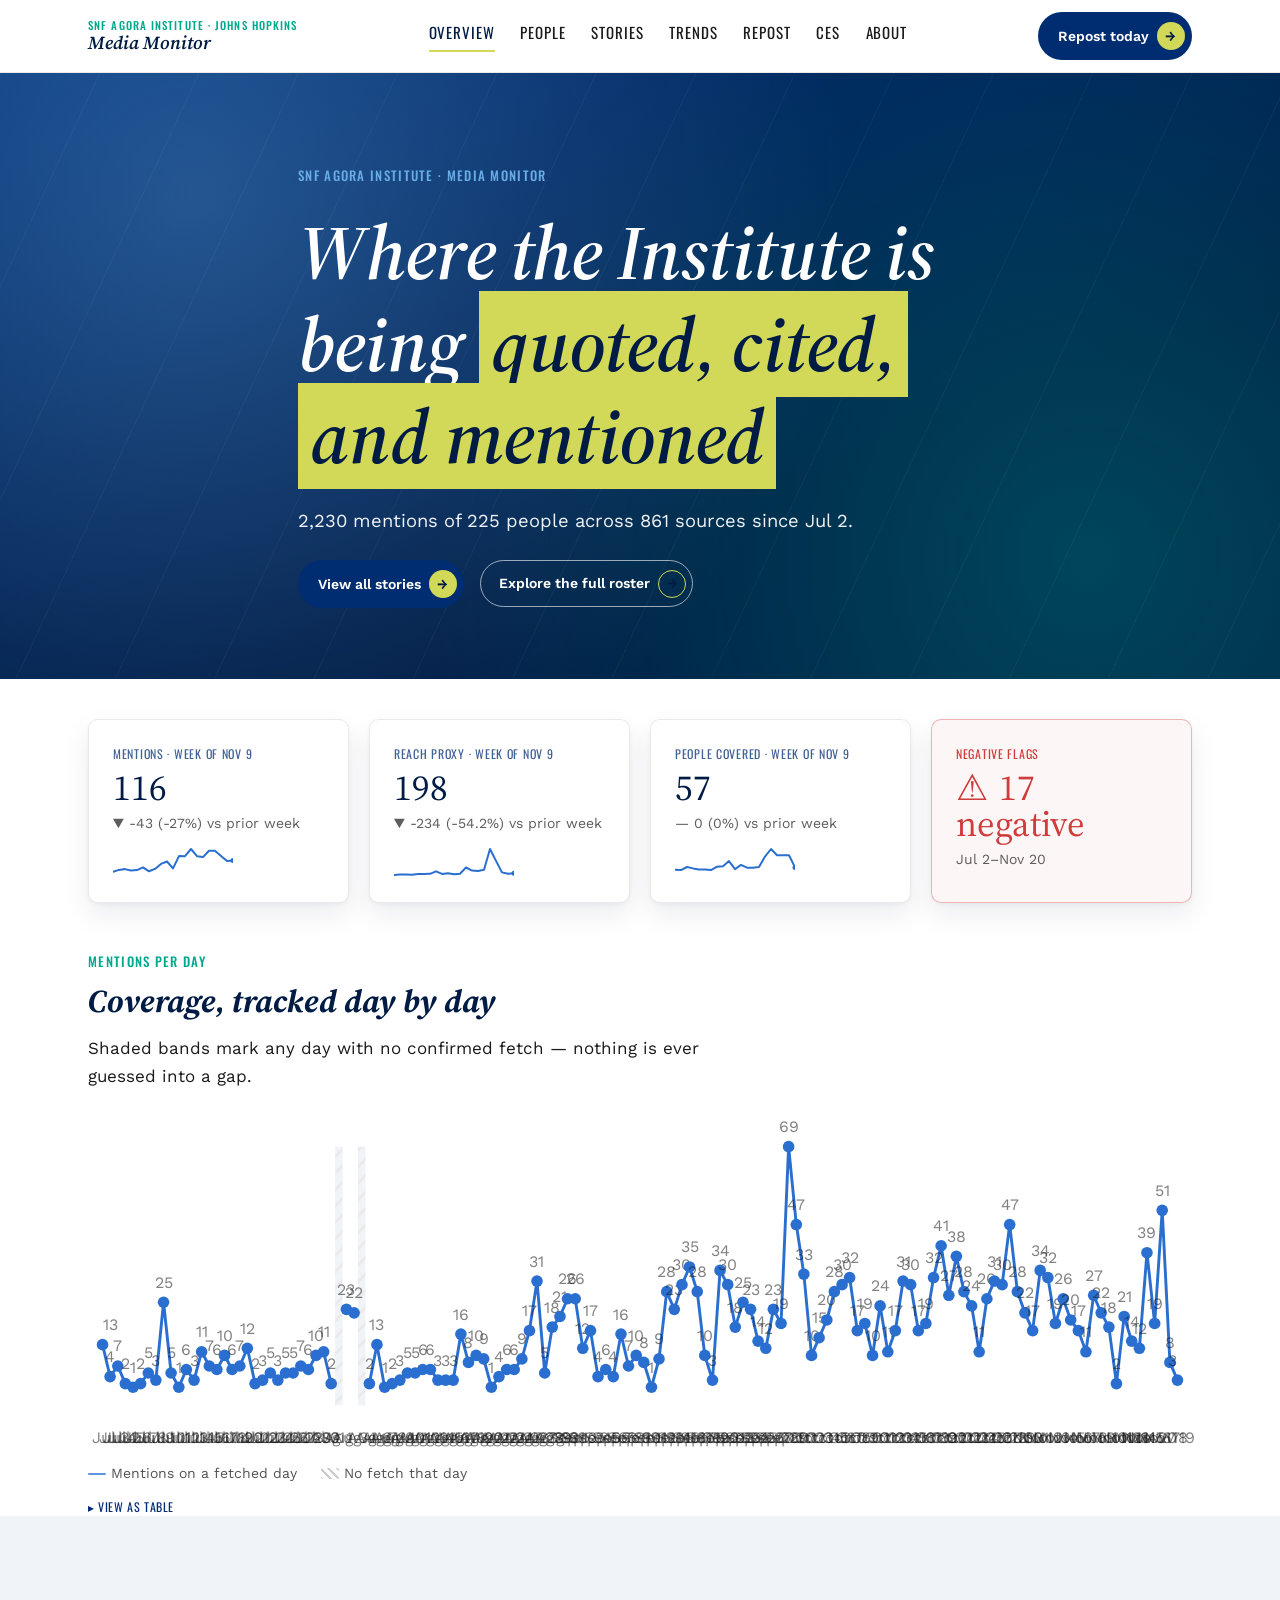
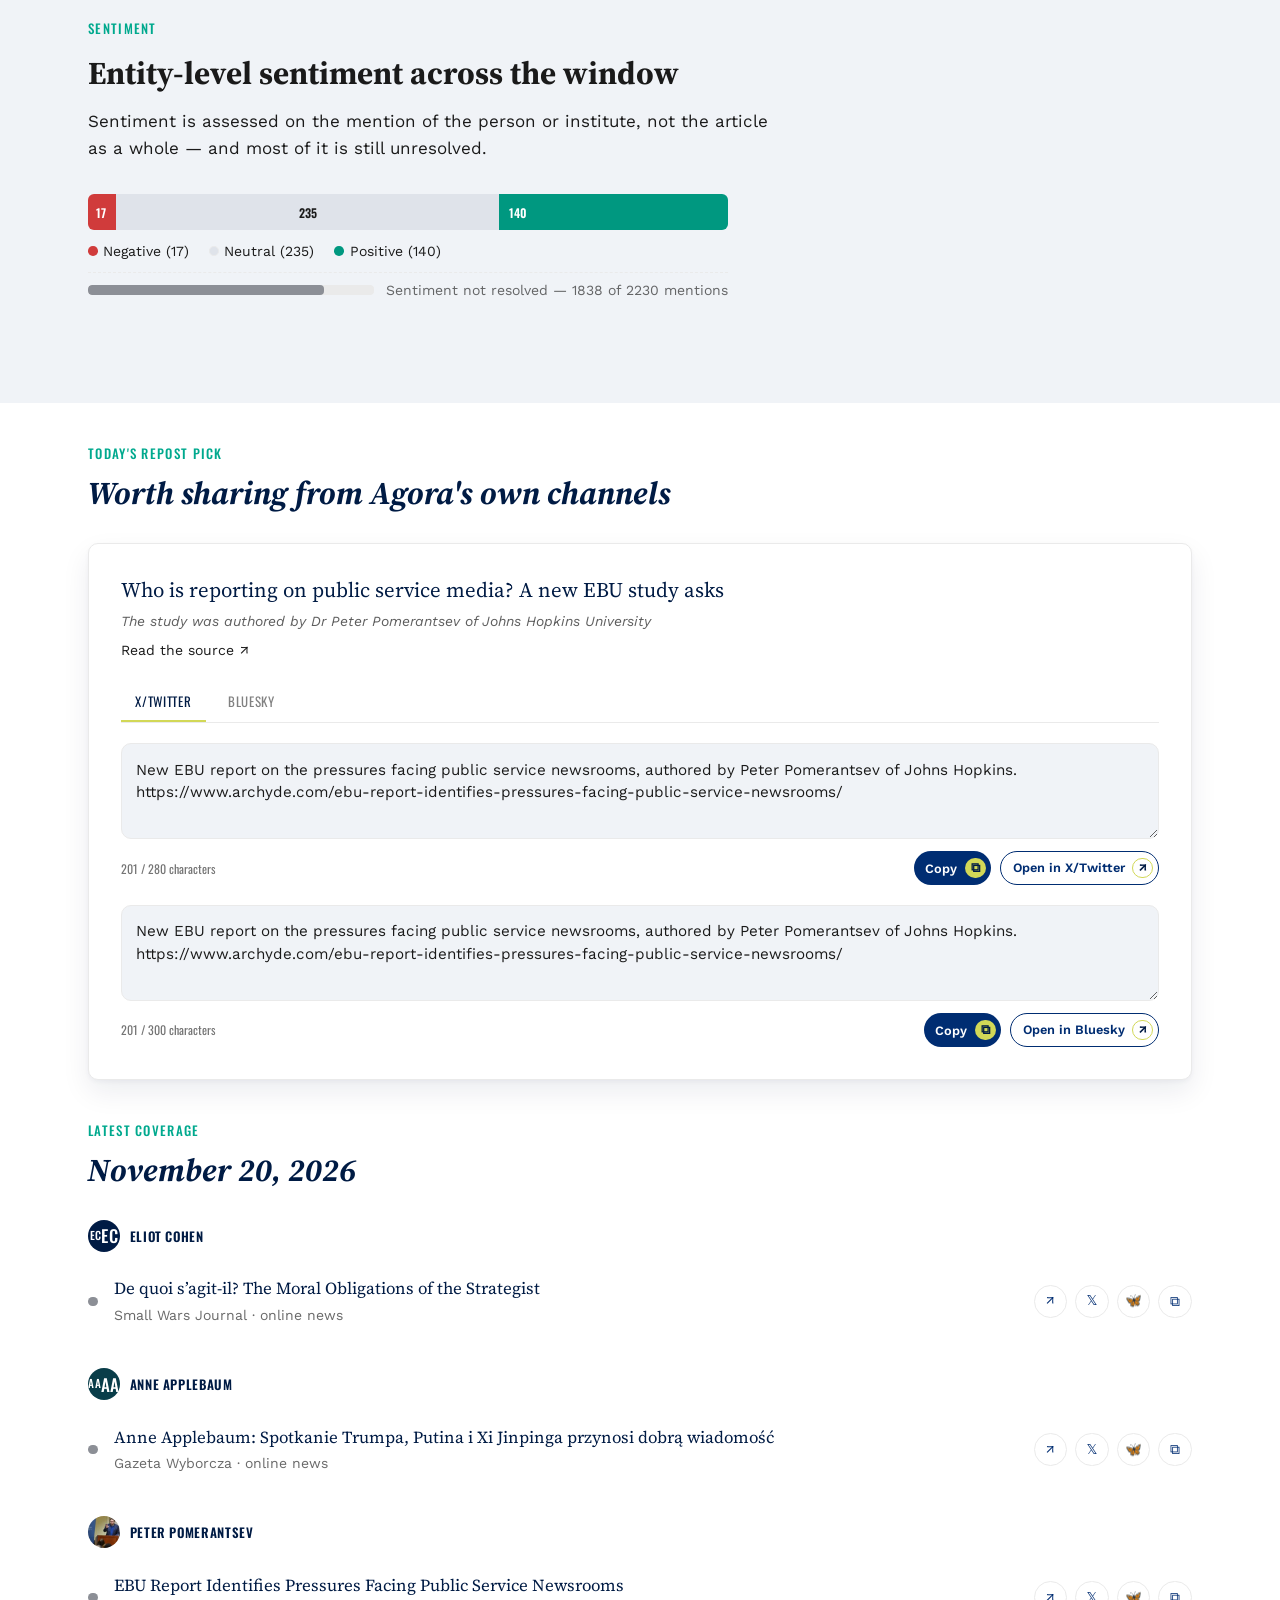
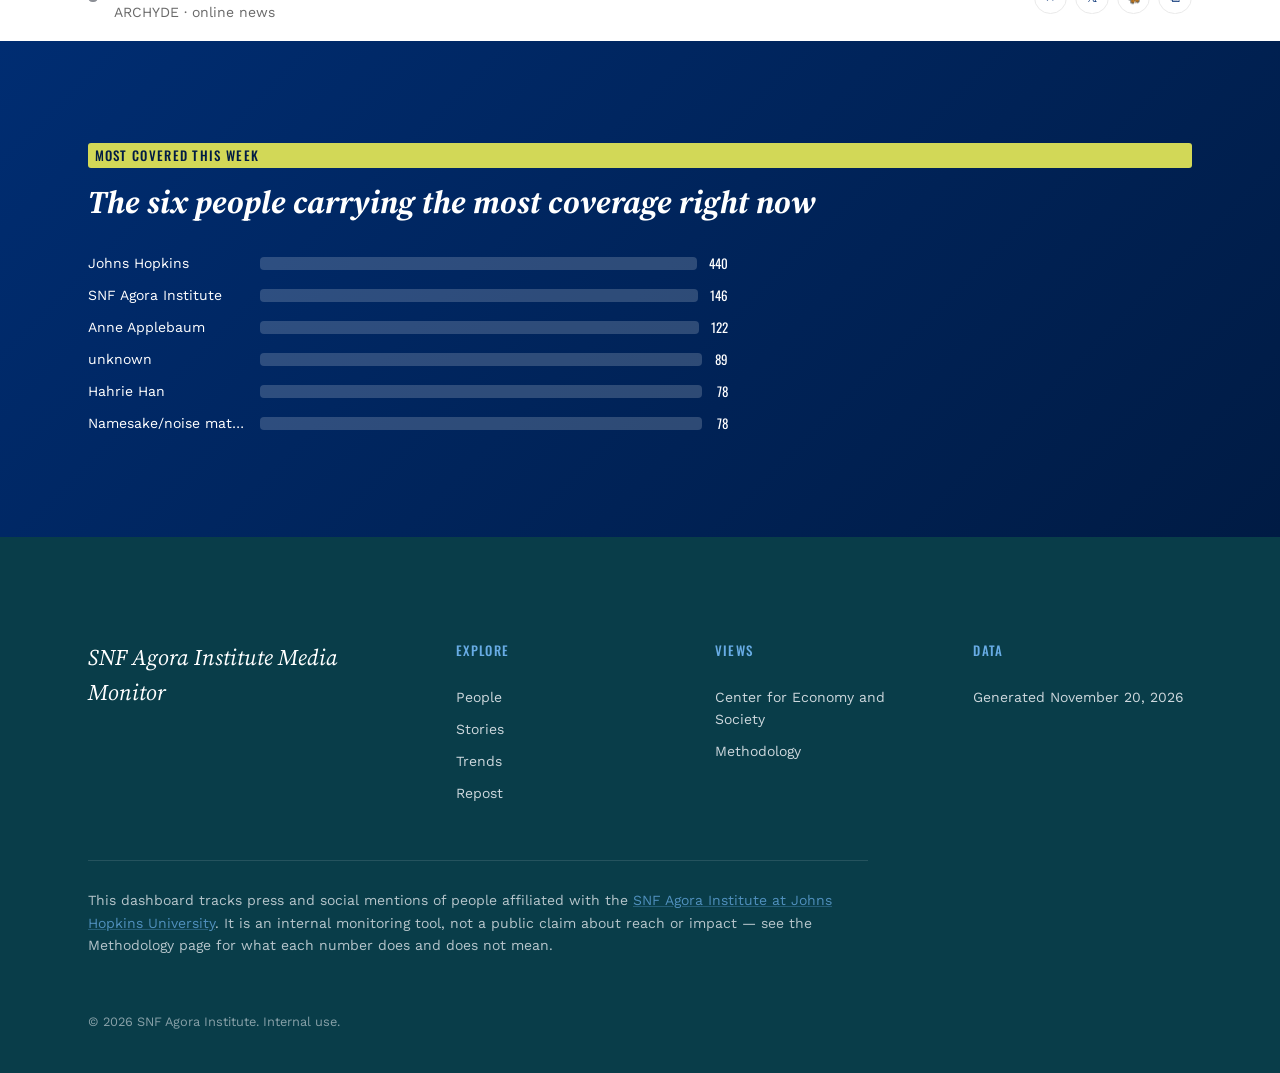
<file: index.html>
<!DOCTYPE html>
<html lang="en">
<head>
<meta charset="UTF-8">
<meta name="viewport" content="width=device-width, initial-scale=1.0">
<title>SNF Agora Institute | Media Monitor</title>
<meta name="description" content="Where the SNF Agora Institute's people are being quoted, cited, and mentioned in the press and on social platforms — tracked honestly, gaps and all.">
<link rel="preconnect" href="https://fonts.googleapis.com">
<link href="https://fonts.googleapis.com/css2?family=Oswald:wght@400;500;600;700&family=Source+Serif+4:ital,wght@0,400;0,600;0,700;1,400;1,600;1,700&family=Work+Sans:wght@400;500;600;700&display=swap" rel="stylesheet">
<link rel="stylesheet" href="css/style.css">
<script>
  // Flags that JS is running early enough to drive the scroll-reveal
  // animation (see css/style.css .js-reveal rules). If this never runs
  // (JS blocked/disabled) the .js-reveal class is absent and every card
  // renders at its default visible opacity — nothing is ever permanently
  // invisible with JS off.
  document.documentElement.classList.add('js-reveal');
</script>
<script src="js/utils.js" defer></script>
<script src="js/index.js" defer></script>
</head>
<body>

<a class="skip-link" href="#main">Skip to main content</a>

<header id="site-header" class="site-header">
  <div class="site-header__inner container">
    <a class="site-header__brand" href="index.html">
      <span class="site-header__superlabel">SNF Agora Institute · Johns Hopkins</span>
      <span class="site-header__wordmark">Media Monitor</span>
    </a>
    <nav class="site-header__nav" aria-label="Primary">
      <a class="site-header__link site-header__link--active" href="index.html">Overview</a>
      <a class="site-header__link" href="people.html">People</a>
      <a class="site-header__link" href="stories.html">Stories</a>
      <a class="site-header__link" href="trends.html">Trends</a>
      <a class="site-header__link" href="repost.html">Repost</a>
      <a class="site-header__link" href="ces.html">CES</a>
      <a class="site-header__link" href="about.html">About</a>
    </nav>
    <a class="site-header__cta btn btn--pill" href="repost.html">Repost today<span class="btn__arrow">→</span></a>
    <button class="site-header__toggle" type="button" aria-expanded="false" aria-controls="site-header-nav" aria-label="Toggle navigation menu"></button>
  </div>
</header>

<main id="main">

  <section id="hero" class="hero">
    <div class="hero__bg" aria-hidden="true"></div>
    <div class="hero__inner container">
      <p class="hero__eyebrow eyebrow">SNF Agora Institute · Media Monitor</p>
      <h1 class="hero__headline">Where the Institute is being <span class="hero__mark">quoted, cited, and mentioned</span></h1>
      <p class="hero__lede" id="hero-lede">Loading the latest snapshot…</p>
      <div class="hero__actions">
        <a class="btn btn--pill" href="stories.html">View all stories<span class="btn__arrow">→</span></a>
        <a class="btn btn--pill--ghost" href="people.html">Explore the full roster<span class="btn__arrow">→</span></a>
      </div>
    </div>
  </section>

  <section id="overview-root" aria-label="Overview">

    <div class="container">
      <div id="kpi-row" class="kpi-row" data-loading="true">
        <!-- JS-rendered: 4 stat tiles from data/trends.json (scoped) + data/meta.json -->
      </div>
    </div>

    <div class="container">
      <div class="page-head" style="padding-block: 2rem 1rem;">
        <p class="page-head__eyebrow eyebrow eyebrow--teal">Mentions per day</p>
        <h2 class="page-head__title" style="font-size: var(--fs-h2);">Coverage, tracked day by day</h2>
        <p class="page-head__intro">Shaded bands mark any day with no confirmed fetch — nothing is ever guessed into a gap.</p>
      </div>
      <div id="chart-timeline" class="timeline-chart" data-loading="true">
        <!-- JS-rendered: data/trends.json scopes[scope].daily, gaps hatched per meta.db_snapshot.observed_dates -->
      </div>
    </div>

    <section class="section-divider section-divider--light" aria-labelledby="sentiment-head">
      <div class="section-divider__inner container">
        <p class="section-divider__eyebrow eyebrow eyebrow--teal" id="sentiment-head">Sentiment</p>
        <h2 class="section-divider__title">Entity-level sentiment across the window</h2>
        <p class="section-divider__intro">Sentiment is assessed on the mention of the person or institute, not the article as a whole — and most of it is still unresolved.</p>
        <div id="chart-sentiment" data-loading="true" style="margin-top: 2rem; max-width: 640px;">
          <!-- JS-rendered: data/trends.json scopes[scope].sentiment (diverging bar + unknown track) -->
        </div>
      </div>
    </section>

    <div class="container" id="today-repost-wrap">
      <!-- JS-rendered: data/social.json picks[0] (today-repost card). The
           entire wrapper is removed from the DOM when there is no pick for
           the latest digest date — no empty promo slot on a quiet day. -->
    </div>

    <div class="container">
      <div class="page-head" style="padding-block: 2.5rem 1rem;">
        <p class="page-head__eyebrow eyebrow eyebrow--teal" id="today-stories-head">Latest coverage</p>
        <h2 class="page-head__title" style="font-size: var(--fs-h2);" id="today-stories-title">Loading…</h2>
      </div>
      <div id="today-stories" data-loading="true" aria-labelledby="today-stories-head">
        <!-- JS-rendered: data/stories.json filtered to the most recent observed
             date, grouped by person -->
      </div>
    </div>

    <section class="section-divider section-divider--navy" aria-labelledby="top-people-head">
      <div class="section-divider__inner container">
        <p class="section-divider__eyebrow eyebrow eyebrow--olive" id="top-people-head">Most covered this week</p>
        <h2 class="section-divider__title is-italic">The six people carrying the most coverage right now</h2>
        <div id="top-people-strip" data-loading="true" style="margin-top: 2rem; max-width: 640px;">
          <!-- JS-rendered: data/trends.json scopes[scope].top_people, top 6 -->
        </div>
      </div>
    </section>

  </section>

</main>

<footer id="site-footer" class="site-footer">
  <div class="site-footer__inner container">
    <div class="site-footer__brand">SNF Agora Institute Media Monitor</div>

    <div class="site-footer__col">
      <p class="site-footer__col-head eyebrow eyebrow--sky">Explore</p>
      <a class="site-footer__link" href="people.html">People</a>
      <a class="site-footer__link" href="stories.html">Stories</a>
      <a class="site-footer__link" href="trends.html">Trends</a>
      <a class="site-footer__link" href="repost.html">Repost</a>
    </div>

    <div class="site-footer__col">
      <p class="site-footer__col-head eyebrow eyebrow--sky">Views</p>
      <a class="site-footer__link" href="ces.html">Center for Economy and Society</a>
      <a class="site-footer__link" href="about.html">Methodology</a>
    </div>

    <div class="site-footer__col">
      <p class="site-footer__col-head eyebrow eyebrow--sky">Data</p>
      <span class="site-footer__link" id="footer-generated-at">Generated —</span>
    </div>

    <p class="site-footer__attribution">This dashboard tracks press and social mentions of people affiliated with the <a class="site-footer__attribution-link" href="https://snfagora.jhu.edu">SNF Agora Institute at Johns Hopkins University</a>. It is an internal monitoring tool, not a public claim about reach or impact — see the Methodology page for what each number does and does not mean.</p>
    <p class="site-footer__legal">© 2026 SNF Agora Institute. Internal use.</p>
  </div>
</footer>

</body>
</html>
</file>
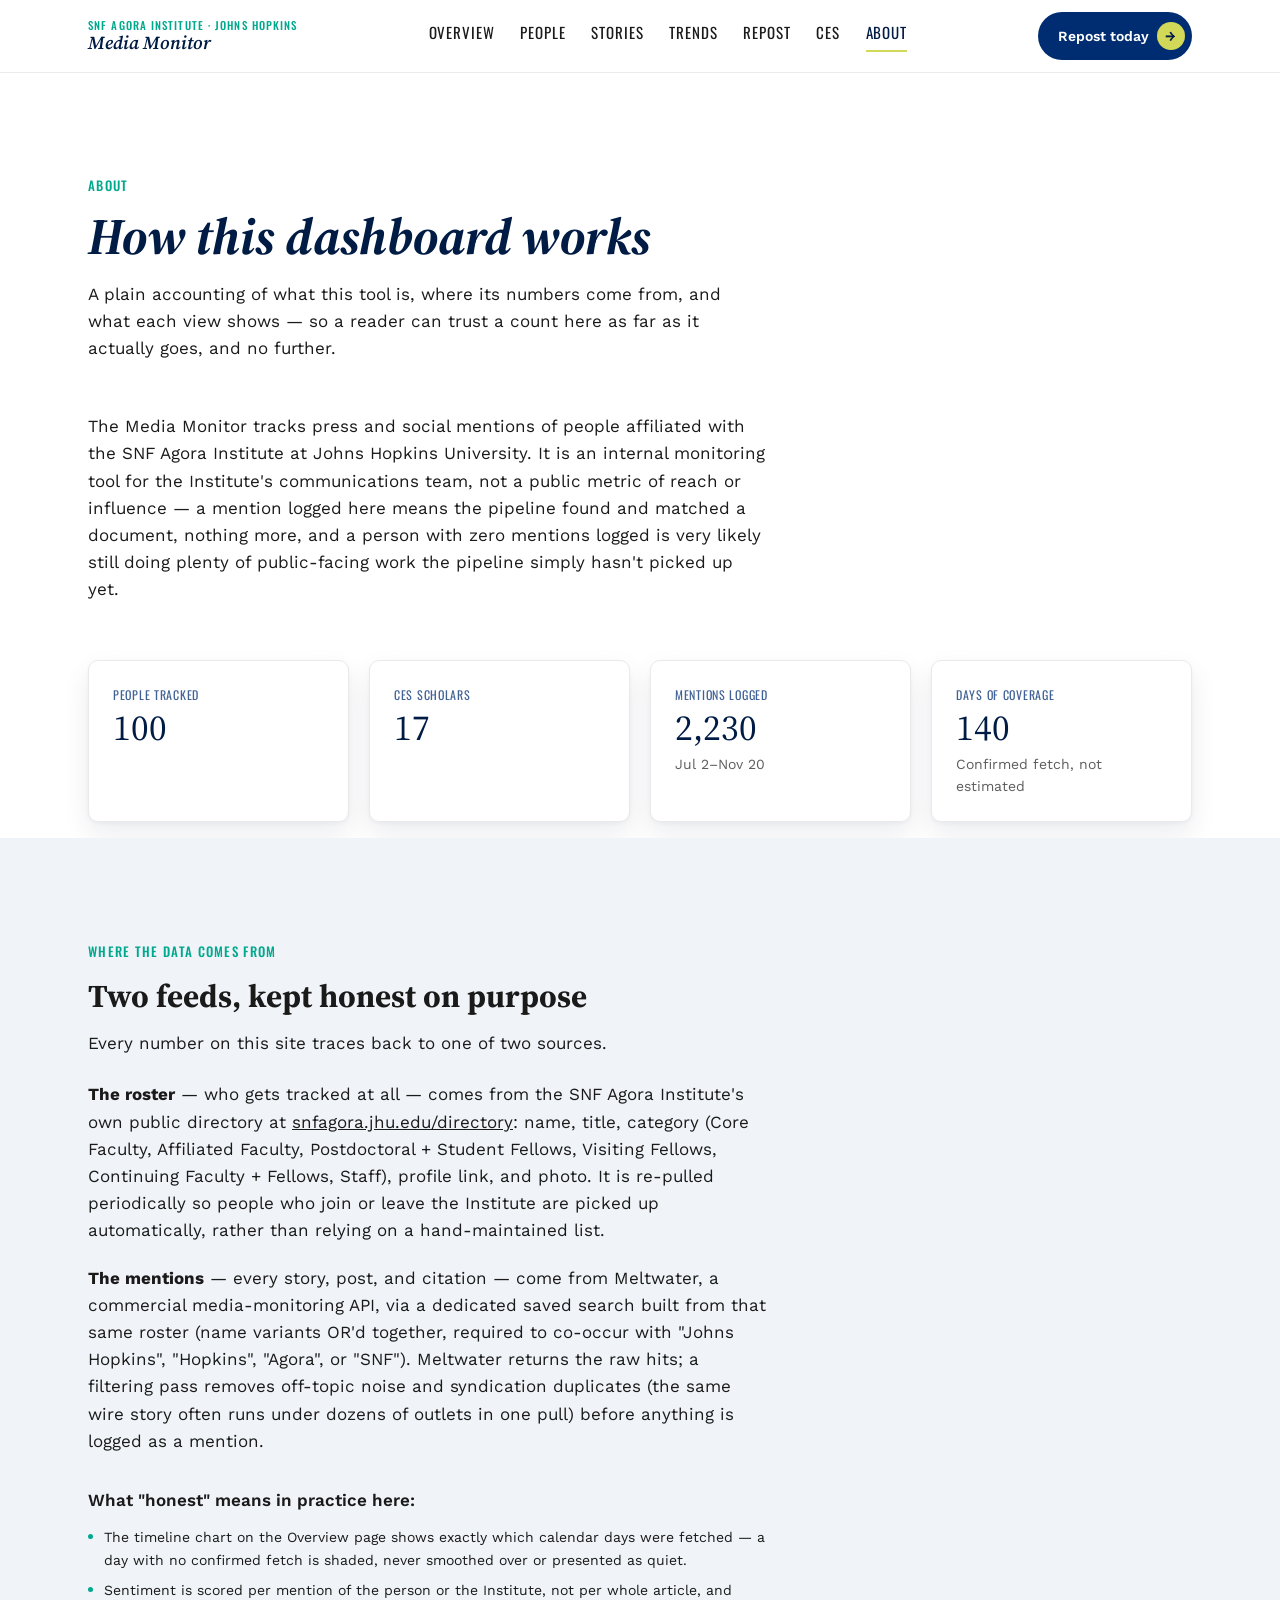
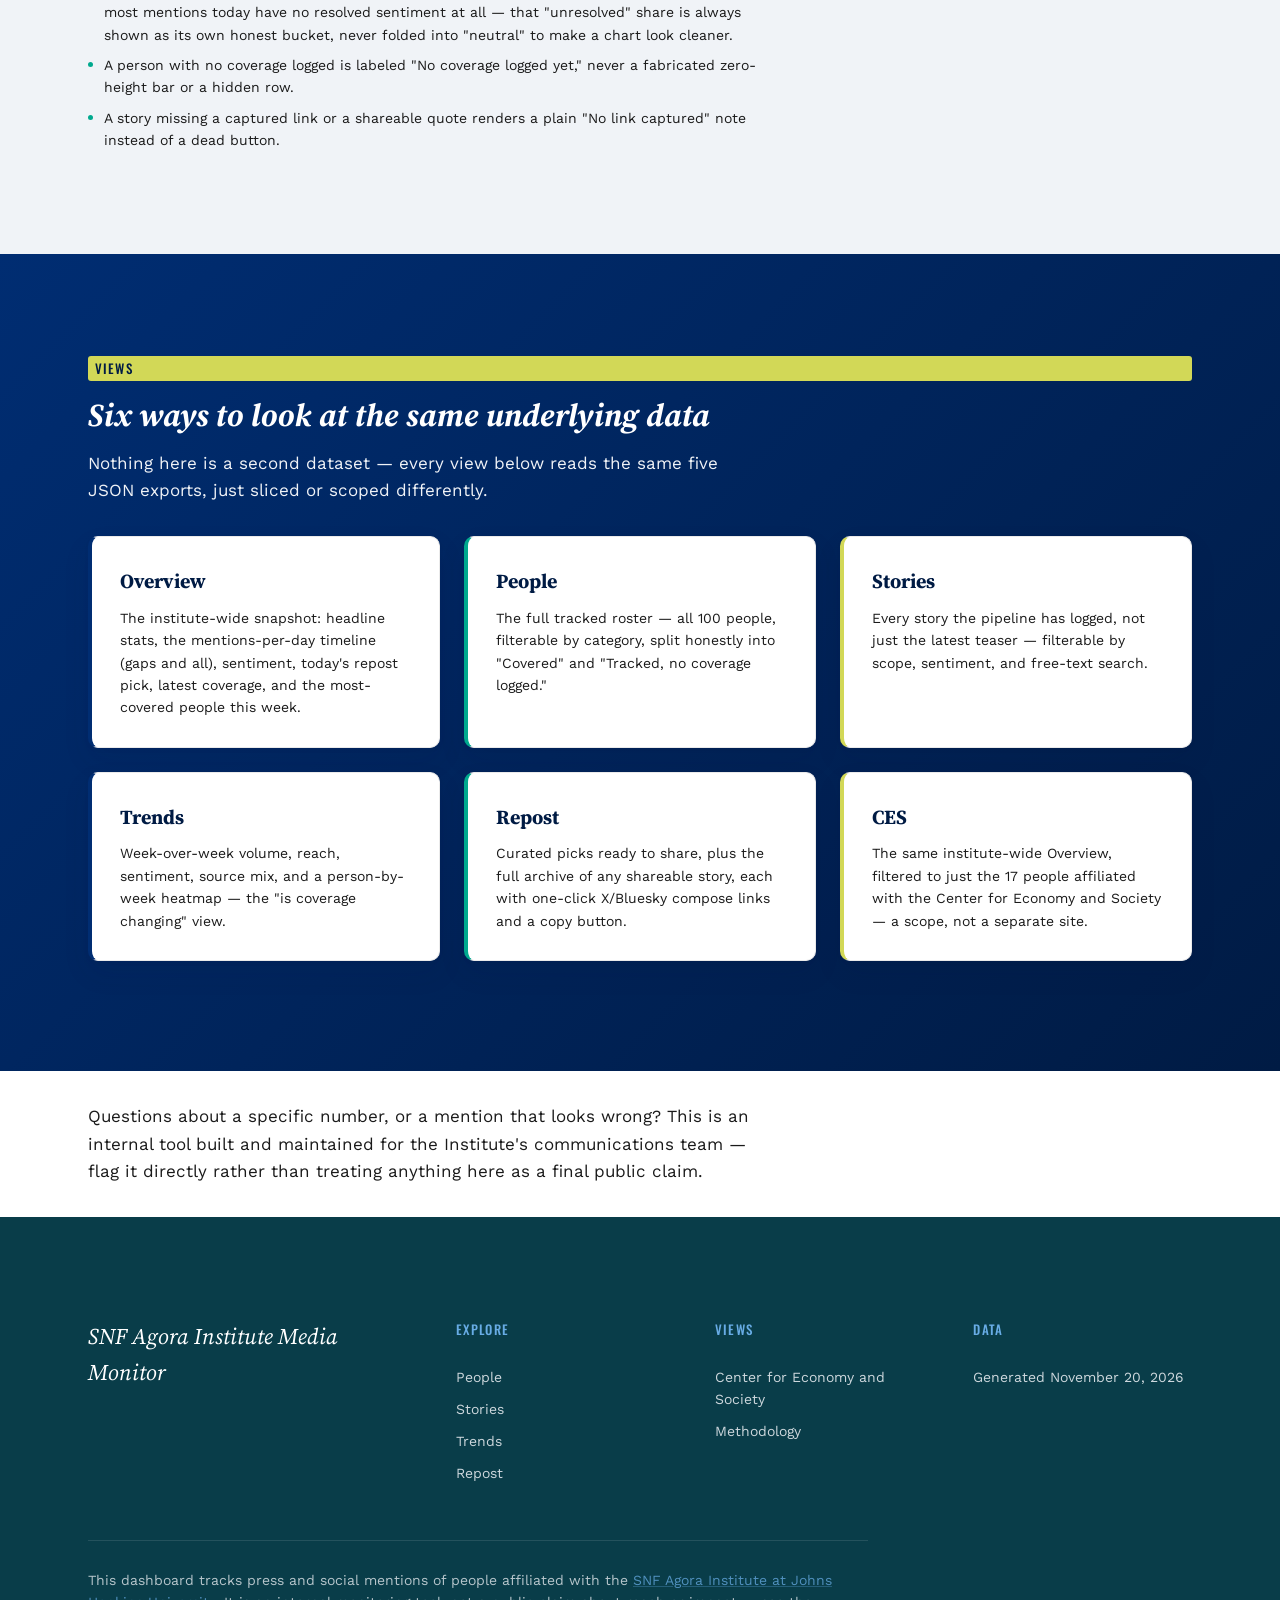
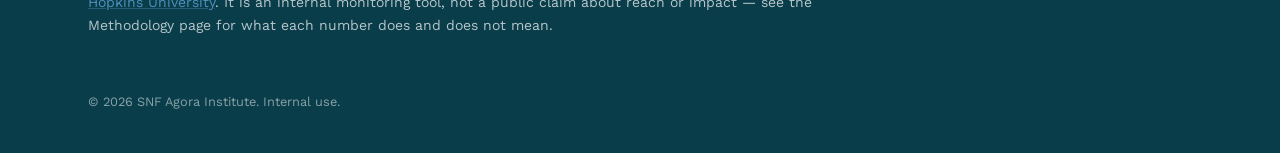
<file: about.html>
<!DOCTYPE html>
<html lang="en">
<head>
<meta charset="UTF-8">
<meta name="viewport" content="width=device-width, initial-scale=1.0">
<title>About | SNF Agora Institute Media Monitor</title>
<meta name="description" content="What this dashboard is, what data feeds it (Meltwater ingestion plus the SNF Agora Institute directory), and what each of its six views shows.">
<link rel="preconnect" href="https://fonts.googleapis.com">
<link href="https://fonts.googleapis.com/css2?family=Oswald:wght@400;500;600;700&family=Source+Serif+4:ital,wght@0,400;0,600;0,700;1,400;1,600;1,700&family=Work+Sans:wght@400;500;600;700&display=swap" rel="stylesheet">
<link rel="stylesheet" href="css/style.css">
<script>
  // Flags that JS is running early enough to drive the scroll-reveal
  // animation (see css/style.css .js-reveal rules). If this never runs
  // (JS blocked/disabled) the .js-reveal class is absent and every card
  // renders at its default visible opacity — nothing is ever permanently
  // invisible with JS off.
  document.documentElement.classList.add('js-reveal');
</script>
<script src="js/utils.js" defer></script>
<script src="js/about.js" defer></script>
</head>
<body>

<a class="skip-link" href="#main">Skip to main content</a>

<header id="site-header" class="site-header">
  <div class="site-header__inner container">
    <a class="site-header__brand" href="index.html">
      <span class="site-header__superlabel">SNF Agora Institute · Johns Hopkins</span>
      <span class="site-header__wordmark">Media Monitor</span>
    </a>
    <nav class="site-header__nav" aria-label="Primary">
      <a class="site-header__link" href="index.html">Overview</a>
      <a class="site-header__link" href="people.html">People</a>
      <a class="site-header__link" href="stories.html">Stories</a>
      <a class="site-header__link" href="trends.html">Trends</a>
      <a class="site-header__link" href="repost.html">Repost</a>
      <a class="site-header__link" href="ces.html">CES</a>
      <a class="site-header__link site-header__link--active" href="about.html">About</a>
    </nav>
    <a class="site-header__cta btn btn--pill" href="repost.html">Repost today<span class="btn__arrow">→</span></a>
    <button class="site-header__toggle" type="button" aria-expanded="false" aria-controls="site-header-nav" aria-label="Toggle navigation menu"></button>
  </div>
</header>

<main id="main">

  <div class="page-head container">
    <p class="page-head__eyebrow eyebrow eyebrow--teal" id="about-head">About</p>
    <h2 class="page-head__title">How this dashboard works</h2>
    <p class="page-head__intro">A plain accounting of what this tool is, where its numbers come from, and what each view shows — so a reader can trust a count here as far as it actually goes, and no further.</p>
  </div>

  <section id="about-root" aria-labelledby="about-head">

    <div class="container">
      <p class="page-head__intro" style="max-width: var(--maxw-read);">The Media Monitor tracks press and social mentions of people affiliated with the SNF Agora Institute at Johns Hopkins University. It is an internal monitoring tool for the Institute's communications team, not a public metric of reach or influence — a mention logged here means the pipeline found and matched a document, nothing more, and a person with zero mentions logged is very likely still doing plenty of public-facing work the pipeline simply hasn't picked up yet.</p>
    </div>

    <div class="container">
      <div id="about-stats" class="kpi-row" data-loading="true" style="margin-block: 1rem 0;">
        <!-- JS-rendered: 4 stat tiles from data/meta.json's db_snapshot — see js/about.js -->
      </div>
    </div>

    <section class="section-divider section-divider--light" aria-labelledby="sources-head">
      <div class="section-divider__inner container">
        <p class="section-divider__eyebrow eyebrow eyebrow--teal" id="sources-head">Where the data comes from</p>
        <h2 class="section-divider__title">Two feeds, kept honest on purpose</h2>
        <p class="section-divider__intro">Every number on this site traces back to one of two sources.</p>

        <div style="max-width: var(--maxw-read); margin-top: 1.5rem; display: flex; flex-direction: column; gap: 1.25rem;">
          <p><strong>The roster</strong> — who gets tracked at all — comes from the SNF Agora Institute's own public directory at <a href="https://snfagora.jhu.edu/directory/" target="_blank" rel="noopener" style="text-decoration: underline;">snfagora.jhu.edu/directory</a>: name, title, category (Core Faculty, Affiliated Faculty, Postdoctoral + Student Fellows, Visiting Fellows, Continuing Faculty + Fellows, Staff), profile link, and photo. It is re-pulled periodically so people who join or leave the Institute are picked up automatically, rather than relying on a hand-maintained list.</p>
          <p><strong>The mentions</strong> — every story, post, and citation — come from Meltwater, a commercial media-monitoring API, via a dedicated saved search built from that same roster (name variants OR'd together, required to co-occur with "Johns Hopkins", "Hopkins", "Agora", or "SNF"). Meltwater returns the raw hits; a filtering pass removes off-topic noise and syndication duplicates (the same wire story often runs under dozens of outlets in one pull) before anything is logged as a mention.</p>
        </div>

        <p class="section-divider__intro" style="margin-top: 2rem; max-width: var(--maxw-read); font-weight: 600;">What "honest" means in practice here:</p>
        <ul class="person-aside__list" style="max-width: var(--maxw-read); margin-top: 0.75rem;">
          <li class="person-aside__list-item">The timeline chart on the Overview page shows exactly which calendar days were fetched — a day with no confirmed fetch is shaded, never smoothed over or presented as quiet.</li>
          <li class="person-aside__list-item">Sentiment is scored per mention of the person or the Institute, not per whole article, and most mentions today have no resolved sentiment at all — that "unresolved" share is always shown as its own honest bucket, never folded into "neutral" to make a chart look cleaner.</li>
          <li class="person-aside__list-item">A person with no coverage logged is labeled "No coverage logged yet," never a fabricated zero-height bar or a hidden row.</li>
          <li class="person-aside__list-item">A story missing a captured link or a shareable quote renders a plain "No link captured" note instead of a dead button.</li>
        </ul>
      </div>
    </section>

    <section class="section-divider section-divider--navy" aria-labelledby="views-head">
      <div class="section-divider__inner container">
        <p class="section-divider__eyebrow eyebrow eyebrow--olive" id="views-head">Views</p>
        <h2 class="section-divider__title is-italic">Six ways to look at the same underlying data</h2>
        <p class="section-divider__intro">Nothing here is a second dataset — every view below reads the same five JSON exports, just sliced or scoped differently.</p>

        <div class="activity-grid" style="padding-block: 2rem 0.5rem;">
          <a class="activity-card activity-card--program" href="index.html">
            <h3 class="activity-card__title">Overview</h3>
            <p class="activity-card__desc">The institute-wide snapshot: headline stats, the mentions-per-day timeline (gaps and all), sentiment, today's repost pick, latest coverage, and the most-covered people this week.</p>
          </a>
          <a class="activity-card activity-card--activity" href="people.html">
            <h3 class="activity-card__title">People</h3>
            <p class="activity-card__desc">The full tracked roster — all 100 people, filterable by category, split honestly into "Covered" and "Tracked, no coverage logged."</p>
          </a>
          <a class="activity-card activity-card--opportunity" href="stories.html">
            <h3 class="activity-card__title">Stories</h3>
            <p class="activity-card__desc">Every story the pipeline has logged, not just the latest teaser — filterable by scope, sentiment, and free-text search.</p>
          </a>
          <a class="activity-card activity-card--program" href="trends.html">
            <h3 class="activity-card__title">Trends</h3>
            <p class="activity-card__desc">Week-over-week volume, reach, sentiment, source mix, and a person-by-week heatmap — the "is coverage changing" view.</p>
          </a>
          <a class="activity-card activity-card--activity" href="repost.html">
            <h3 class="activity-card__title">Repost</h3>
            <p class="activity-card__desc">Curated picks ready to share, plus the full archive of any shareable story, each with one-click X/Bluesky compose links and a copy button.</p>
          </a>
          <a class="activity-card activity-card--opportunity" href="ces.html">
            <h3 class="activity-card__title">CES</h3>
            <p class="activity-card__desc">The same institute-wide Overview, filtered to just the 17 people affiliated with the Center for Economy and Society — a scope, not a separate site.</p>
          </a>
        </div>
      </div>
    </section>

    <div class="container">
      <p class="page-head__intro" style="max-width: var(--maxw-read); padding-block: 2rem;">Questions about a specific number, or a mention that looks wrong? This is an internal tool built and maintained for the Institute's communications team — flag it directly rather than treating anything here as a final public claim.</p>
    </div>

  </section>

</main>

<footer id="site-footer" class="site-footer">
  <div class="site-footer__inner container">
    <div class="site-footer__brand">SNF Agora Institute Media Monitor</div>

    <div class="site-footer__col">
      <p class="site-footer__col-head eyebrow eyebrow--sky">Explore</p>
      <a class="site-footer__link" href="people.html">People</a>
      <a class="site-footer__link" href="stories.html">Stories</a>
      <a class="site-footer__link" href="trends.html">Trends</a>
      <a class="site-footer__link" href="repost.html">Repost</a>
    </div>

    <div class="site-footer__col">
      <p class="site-footer__col-head eyebrow eyebrow--sky">Views</p>
      <a class="site-footer__link" href="ces.html">Center for Economy and Society</a>
      <a class="site-footer__link" href="about.html">Methodology</a>
    </div>

    <div class="site-footer__col">
      <p class="site-footer__col-head eyebrow eyebrow--sky">Data</p>
      <span class="site-footer__link" id="footer-generated-at">Generated —</span>
    </div>

    <p class="site-footer__attribution">This dashboard tracks press and social mentions of people affiliated with the <a class="site-footer__attribution-link" href="https://snfagora.jhu.edu">SNF Agora Institute at Johns Hopkins University</a>. It is an internal monitoring tool, not a public claim about reach or impact — see the Methodology page for what each number does and does not mean.</p>
    <p class="site-footer__legal">© 2026 SNF Agora Institute. Internal use.</p>
  </div>
</footer>

</body>
</html>
</file>
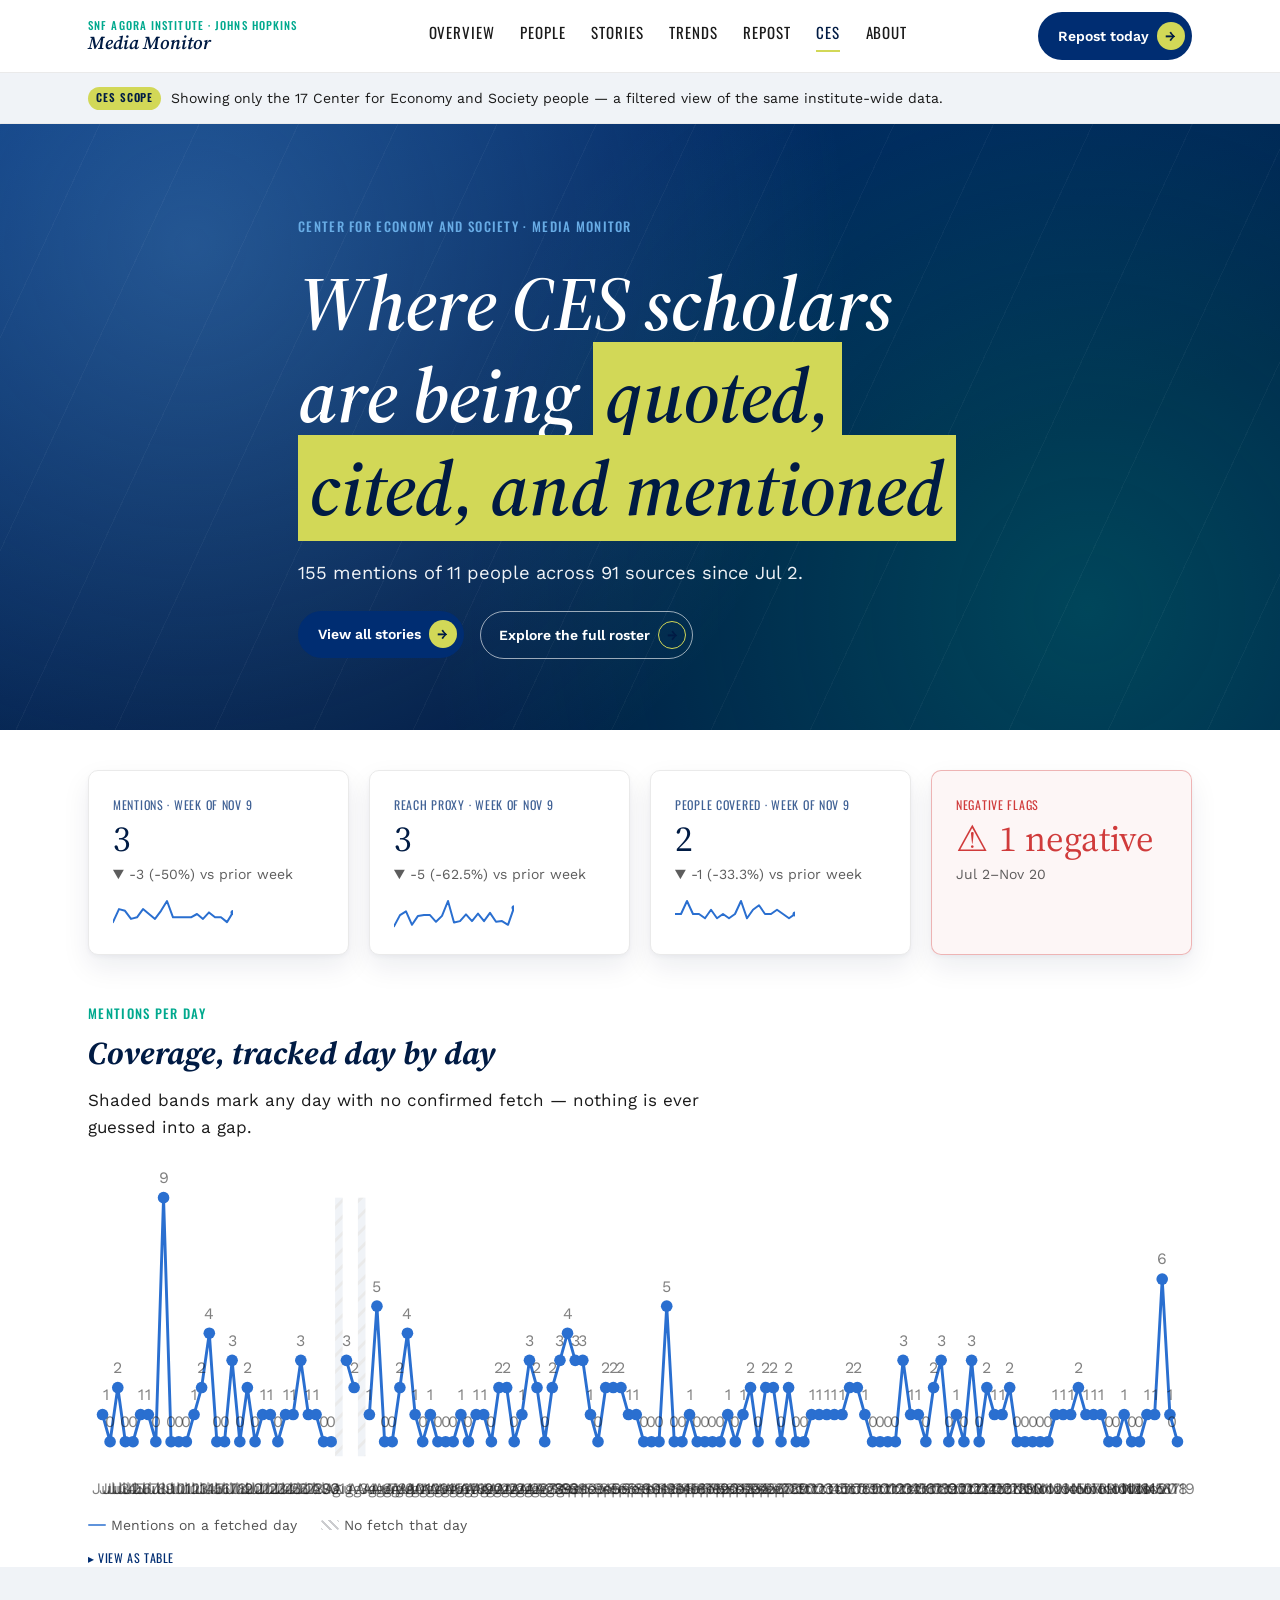
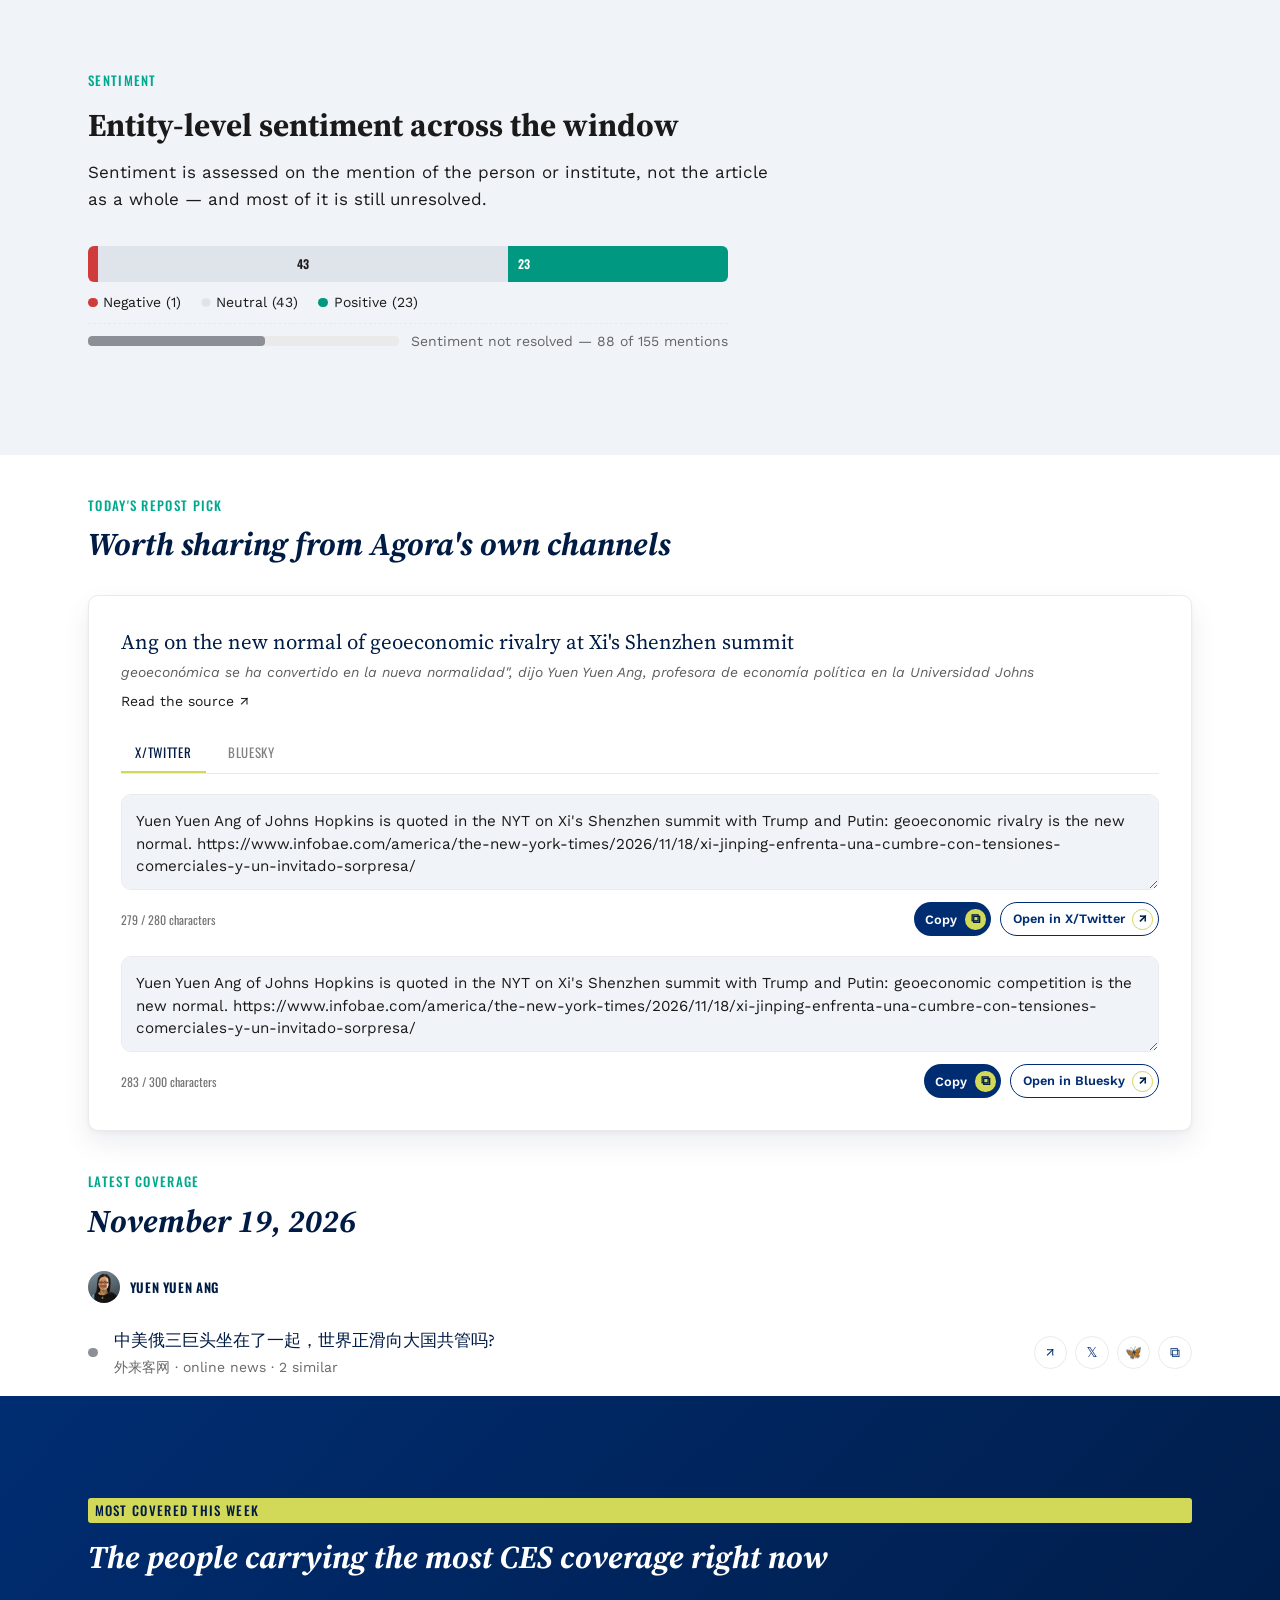
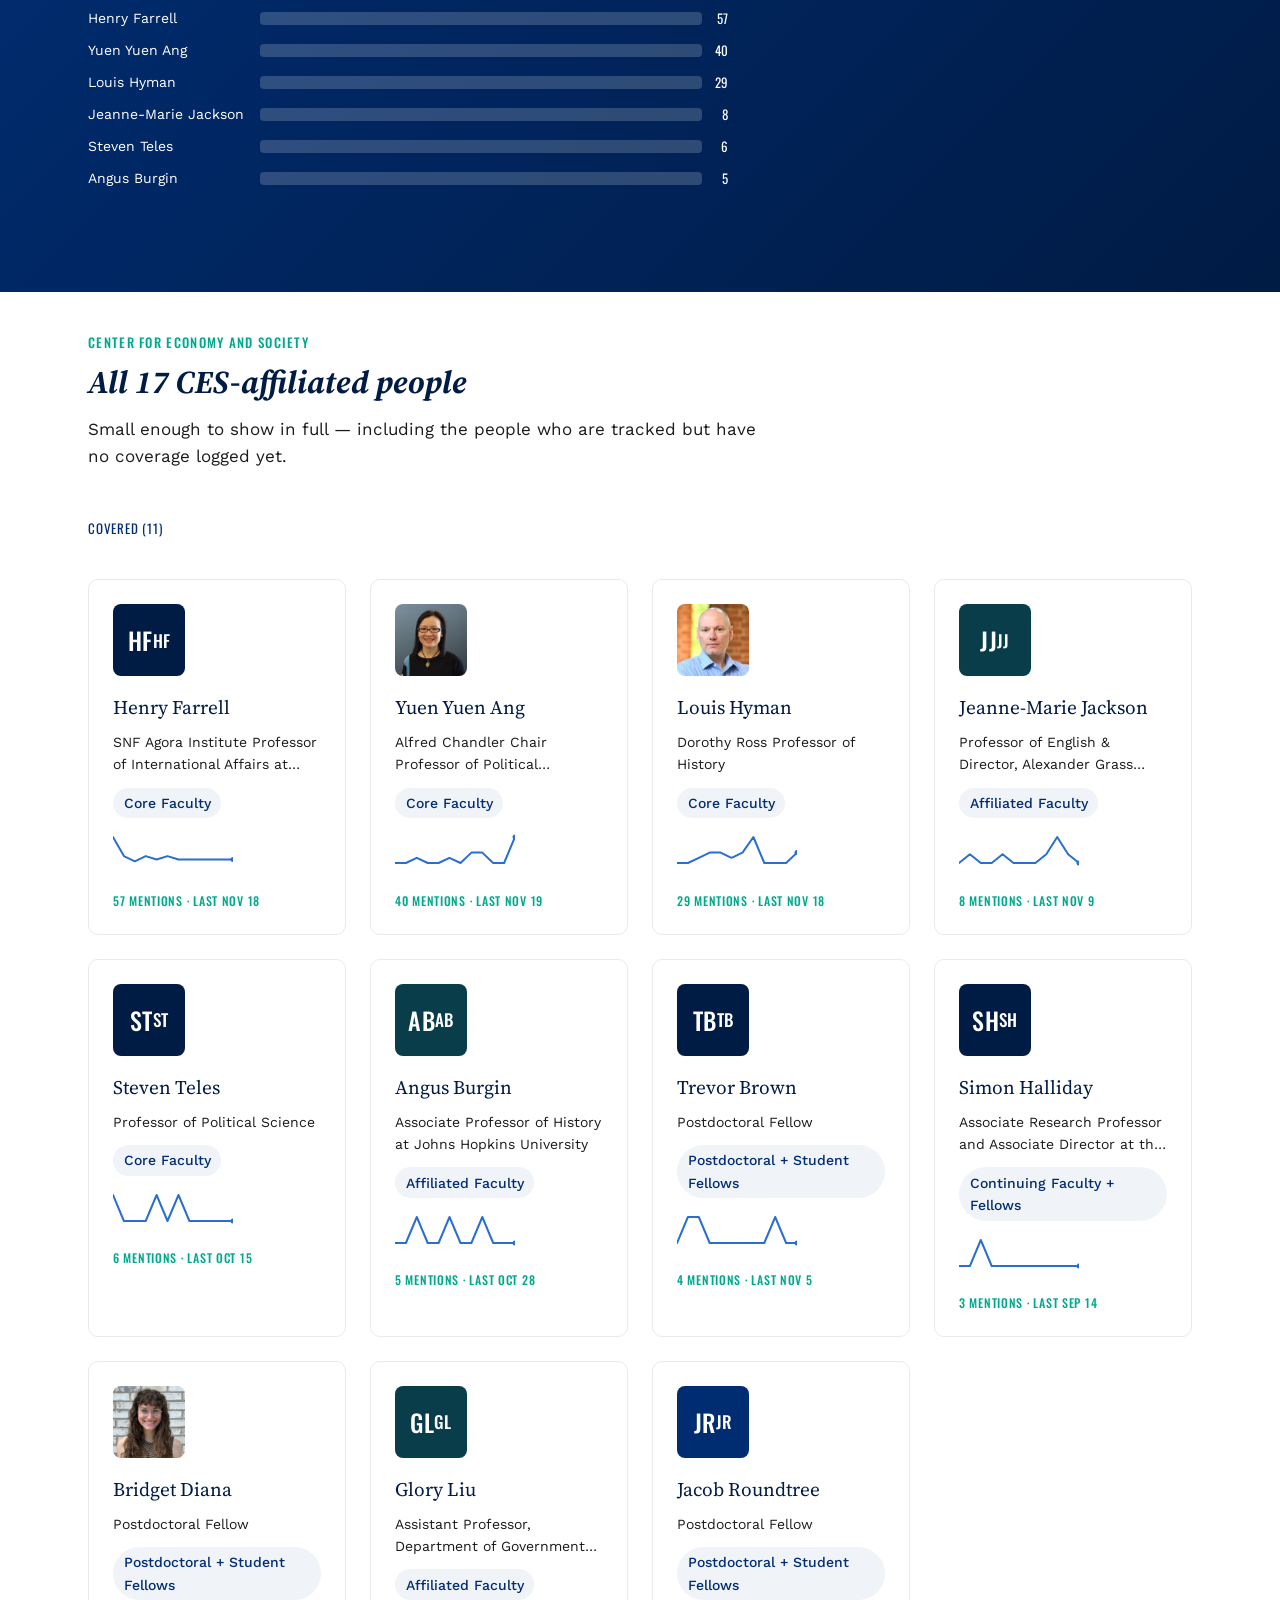
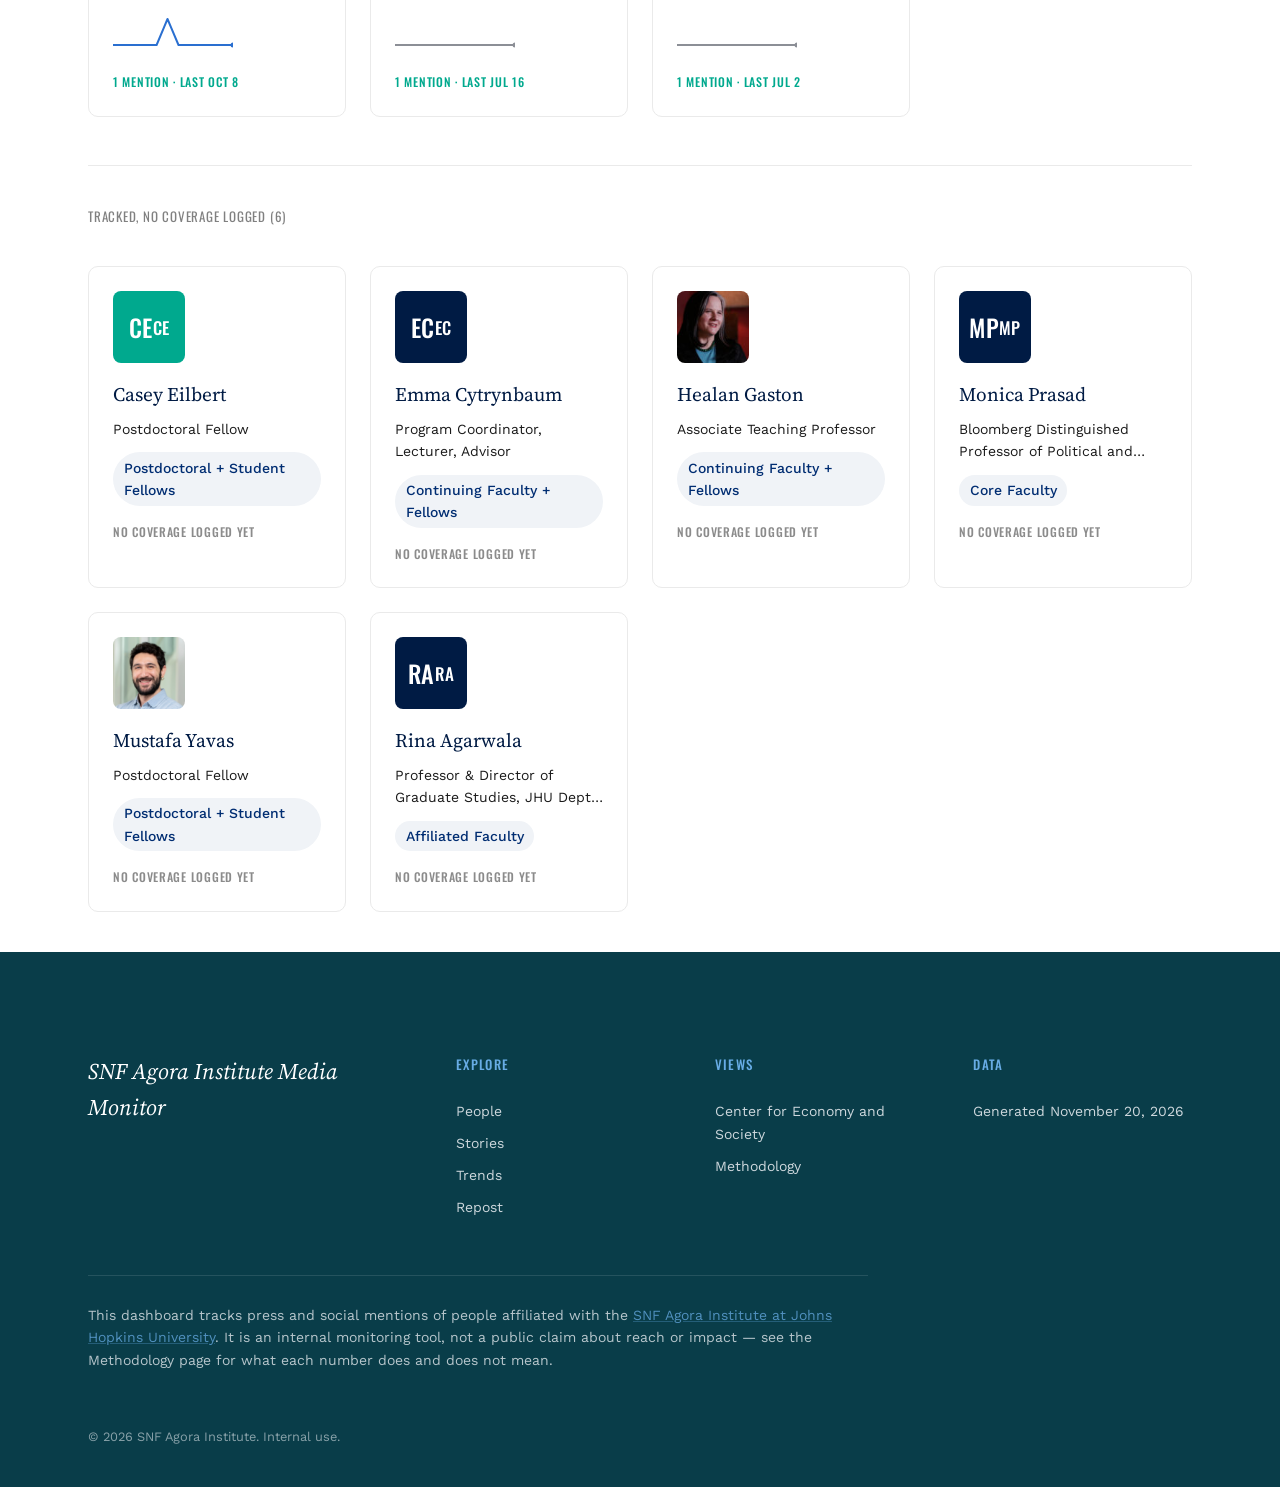
<file: ces.html>
<!DOCTYPE html>
<html lang="en">
<head>
<meta charset="UTF-8">
<meta name="viewport" content="width=device-width, initial-scale=1.0">
<title>Center for Economy and Society | Media Monitor</title>
<meta name="description" content="Where the Center for Economy and Society's people are being quoted, cited, and mentioned — a filtered view of the same institute-wide Media Monitor data.">
<link rel="preconnect" href="https://fonts.googleapis.com">
<link href="https://fonts.googleapis.com/css2?family=Oswald:wght@400;500;600;700&family=Source+Serif+4:ital,wght@0,400;0,600;0,700;1,400;1,600;1,700&family=Work+Sans:wght@400;500;600;700&display=swap" rel="stylesheet">
<link rel="stylesheet" href="css/style.css">
<script>
  // Flags that JS is running early enough to drive the scroll-reveal
  // animation (see css/style.css .js-reveal rules). If this never runs
  // (JS blocked/disabled) the .js-reveal class is absent and every card
  // renders at its default visible opacity — nothing is ever permanently
  // invisible with JS off.
  document.documentElement.classList.add('js-reveal');
</script>
<script src="js/utils.js" defer></script>
<script src="js/index.js" defer></script>
<script src="js/ces.js" defer></script>
</head>
<body data-scope="ces">

<a class="skip-link" href="#main">Skip to main content</a>

<header id="site-header" class="site-header">
  <div class="site-header__inner container">
    <a class="site-header__brand" href="index.html">
      <span class="site-header__superlabel">SNF Agora Institute · Johns Hopkins</span>
      <span class="site-header__wordmark">Media Monitor</span>
    </a>
    <nav class="site-header__nav" aria-label="Primary">
      <a class="site-header__link" href="index.html">Overview</a>
      <a class="site-header__link" href="people.html">People</a>
      <a class="site-header__link" href="stories.html">Stories</a>
      <a class="site-header__link" href="trends.html">Trends</a>
      <a class="site-header__link" href="repost.html">Repost</a>
      <a class="site-header__link site-header__link--active" href="ces.html">CES</a>
      <a class="site-header__link" href="about.html">About</a>
    </nav>
    <a class="site-header__cta btn btn--pill" href="repost.html">Repost today<span class="btn__arrow">→</span></a>
    <button class="site-header__toggle" type="button" aria-expanded="false" aria-controls="site-header-nav" aria-label="Toggle navigation menu"></button>
  </div>
</header>

<div class="scope-banner">
  <div class="scope-banner__inner container">
    <span class="scope-banner__badge">CES scope</span>
    <span>Showing only the 17 Center for Economy and Society people — a filtered view of the same institute-wide data.</span>
  </div>
</div>

<main id="main">

  <section id="hero" class="hero">
    <div class="hero__bg" aria-hidden="true"></div>
    <div class="hero__inner container">
      <p class="hero__eyebrow eyebrow">Center for Economy and Society · Media Monitor</p>
      <h1 class="hero__headline">Where CES scholars are being <span class="hero__mark">quoted, cited, and mentioned</span></h1>
      <p class="hero__lede" id="hero-lede">Loading the latest snapshot…</p>
      <div class="hero__actions">
        <a class="btn btn--pill" href="stories.html">View all stories<span class="btn__arrow">→</span></a>
        <a class="btn btn--pill--ghost" href="people.html">Explore the full roster<span class="btn__arrow">→</span></a>
      </div>
    </div>
  </section>

  <section id="overview-root" aria-label="Overview, filtered to CES">

    <div class="container">
      <div id="kpi-row" class="kpi-row" data-loading="true">
        <!-- JS-rendered: 4 stat tiles from data/trends.json (scoped) + data/meta.json -->
      </div>
    </div>

    <div class="container">
      <div class="page-head" style="padding-block: 2rem 1rem;">
        <p class="page-head__eyebrow eyebrow eyebrow--teal">Mentions per day</p>
        <h2 class="page-head__title" style="font-size: var(--fs-h2);">Coverage, tracked day by day</h2>
        <p class="page-head__intro">Shaded bands mark any day with no confirmed fetch — nothing is ever guessed into a gap.</p>
      </div>
      <div id="chart-timeline" class="timeline-chart" data-loading="true">
        <!-- JS-rendered: data/trends.json scopes[scope].daily, gaps hatched per meta.db_snapshot.observed_dates -->
      </div>
    </div>

    <section class="section-divider section-divider--light" aria-labelledby="sentiment-head">
      <div class="section-divider__inner container">
        <p class="section-divider__eyebrow eyebrow eyebrow--teal" id="sentiment-head">Sentiment</p>
        <h2 class="section-divider__title">Entity-level sentiment across the window</h2>
        <p class="section-divider__intro">Sentiment is assessed on the mention of the person or institute, not the article as a whole — and most of it is still unresolved.</p>
        <div id="chart-sentiment" data-loading="true" style="margin-top: 2rem; max-width: 640px;">
          <!-- JS-rendered: data/trends.json scopes[scope].sentiment (diverging bar + unknown track) -->
        </div>
      </div>
    </section>

    <div class="container" id="today-repost-wrap">
      <!-- JS-rendered: data/social.json picks[0] (today-repost card). The
           entire wrapper is removed from the DOM when there is no pick for
           the latest digest date — no empty promo slot on a quiet day. -->
    </div>

    <div class="container">
      <div class="page-head" style="padding-block: 2.5rem 1rem;">
        <p class="page-head__eyebrow eyebrow eyebrow--teal" id="today-stories-head">Latest coverage</p>
        <h2 class="page-head__title" style="font-size: var(--fs-h2);" id="today-stories-title">Loading…</h2>
      </div>
      <div id="today-stories" data-loading="true" aria-labelledby="today-stories-head">
        <!-- JS-rendered: data/stories.json filtered to the most recent observed
             date, grouped by person -->
      </div>
    </div>

    <section class="section-divider section-divider--navy" aria-labelledby="top-people-head">
      <div class="section-divider__inner container">
        <p class="section-divider__eyebrow eyebrow eyebrow--olive" id="top-people-head">Most covered this week</p>
        <h2 class="section-divider__title is-italic">The people carrying the most CES coverage right now</h2>
        <div id="top-people-strip" data-loading="true" style="margin-top: 2rem; max-width: 640px;">
          <!-- JS-rendered: data/trends.json scopes[scope].top_people, top 6 -->
        </div>
      </div>
    </section>

    <div class="container" id="ces-roster">
      <div class="page-head" style="padding-block: 2.5rem 1rem;">
        <p class="page-head__eyebrow eyebrow eyebrow--teal">Center for Economy and Society</p>
        <h2 class="page-head__title" style="font-size: var(--fs-h2);">All 17 CES-affiliated people</h2>
        <p class="page-head__intro">Small enough to show in full — including the people who are tracked but have no coverage logged yet.</p>
      </div>

      <p class="coverage-band__head" id="ces-covered-head">Covered</p>
      <div id="ces-roster-covered" class="person-grid" data-loading="true">
        <!-- JS-rendered (js/ces.js): CES people with mentions_total > 0, most-covered first -->
      </div>

      <div class="section-divider--rule" role="separator"></div>

      <p class="coverage-band__head coverage-band__head--muted" id="ces-uncovered-head">Tracked, no coverage logged</p>
      <div id="ces-roster-uncovered" class="person-grid" data-loading="true">
        <!-- JS-rendered (js/ces.js): CES people with zero mentions, A–Z -->
      </div>
    </div>

  </section>

</main>

<footer id="site-footer" class="site-footer">
  <div class="site-footer__inner container">
    <div class="site-footer__brand">SNF Agora Institute Media Monitor</div>

    <div class="site-footer__col">
      <p class="site-footer__col-head eyebrow eyebrow--sky">Explore</p>
      <a class="site-footer__link" href="people.html">People</a>
      <a class="site-footer__link" href="stories.html">Stories</a>
      <a class="site-footer__link" href="trends.html">Trends</a>
      <a class="site-footer__link" href="repost.html">Repost</a>
    </div>

    <div class="site-footer__col">
      <p class="site-footer__col-head eyebrow eyebrow--sky">Views</p>
      <a class="site-footer__link" href="ces.html">Center for Economy and Society</a>
      <a class="site-footer__link" href="about.html">Methodology</a>
    </div>

    <div class="site-footer__col">
      <p class="site-footer__col-head eyebrow eyebrow--sky">Data</p>
      <span class="site-footer__link" id="footer-generated-at">Generated —</span>
    </div>

    <p class="site-footer__attribution">This dashboard tracks press and social mentions of people affiliated with the <a class="site-footer__attribution-link" href="https://snfagora.jhu.edu">SNF Agora Institute at Johns Hopkins University</a>. It is an internal monitoring tool, not a public claim about reach or impact — see the Methodology page for what each number does and does not mean.</p>
    <p class="site-footer__legal">© 2026 SNF Agora Institute. Internal use.</p>
  </div>
</footer>

</body>
</html>
</file>
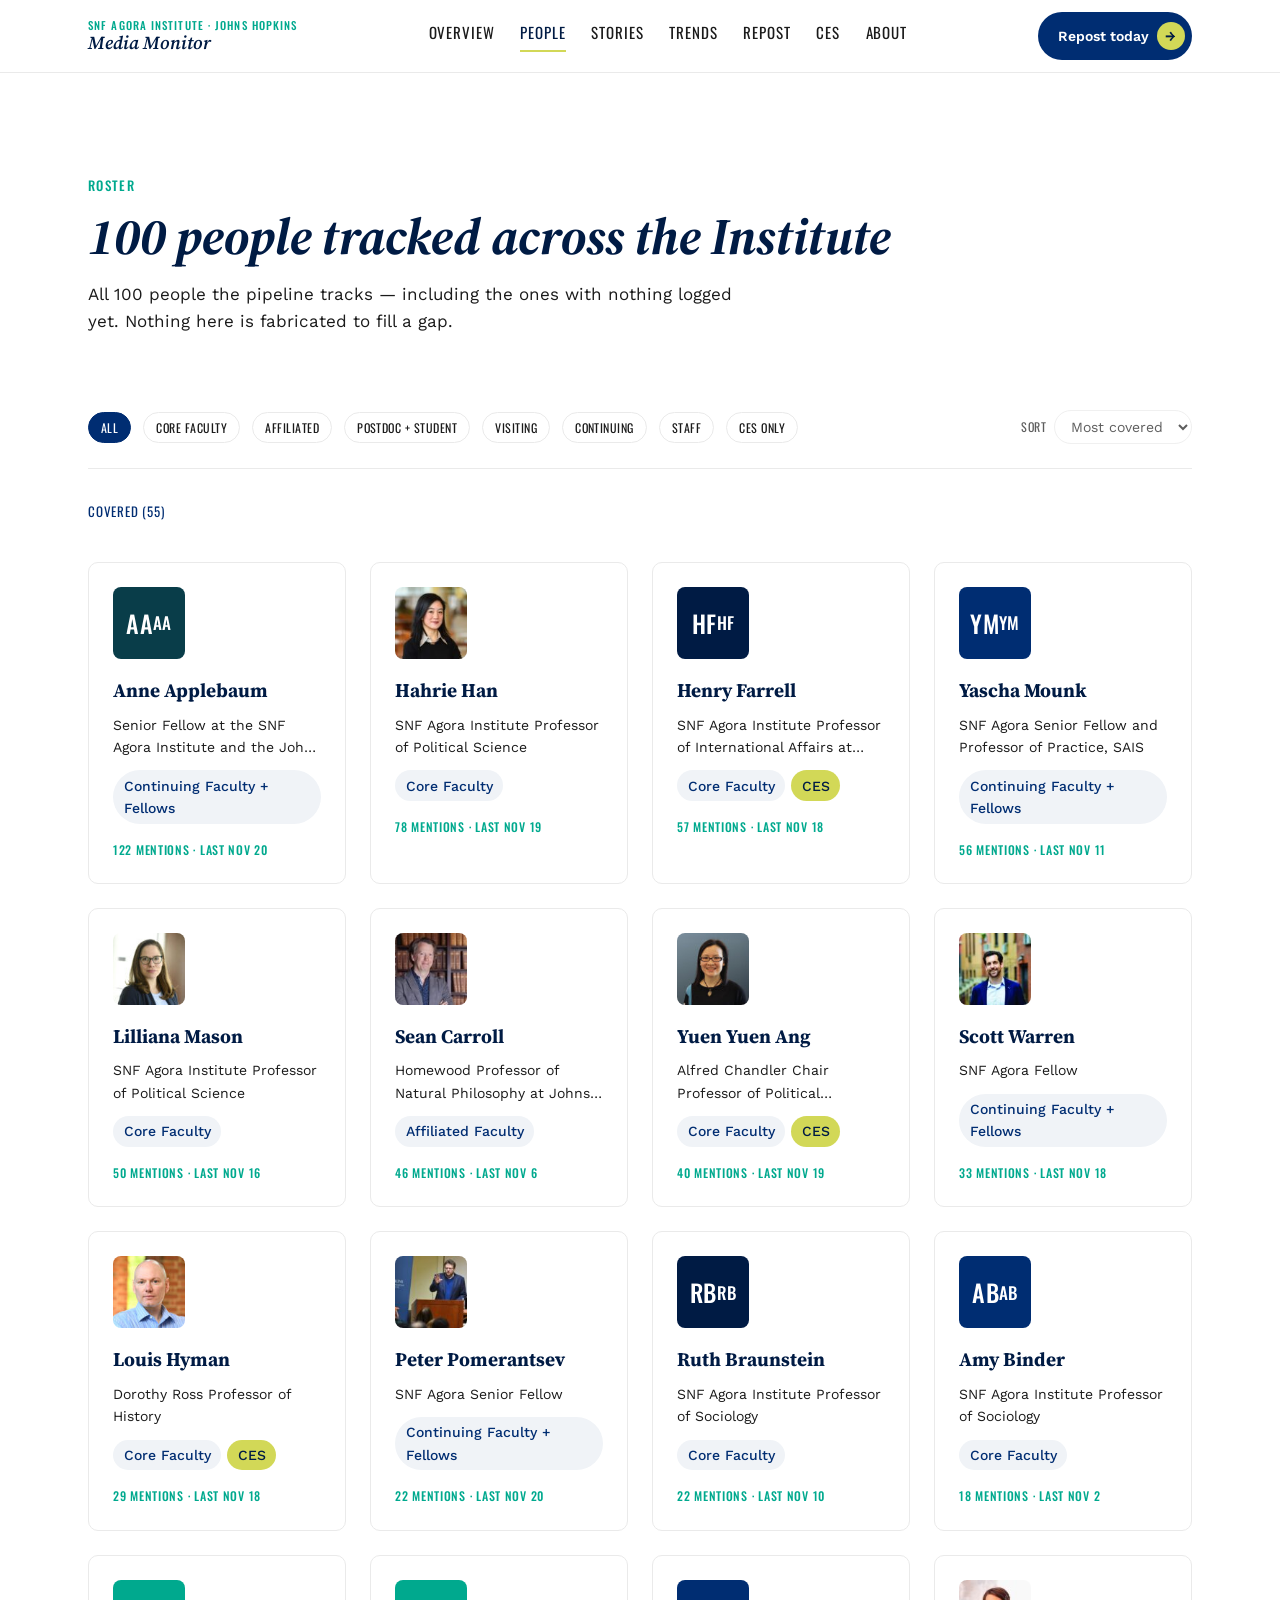
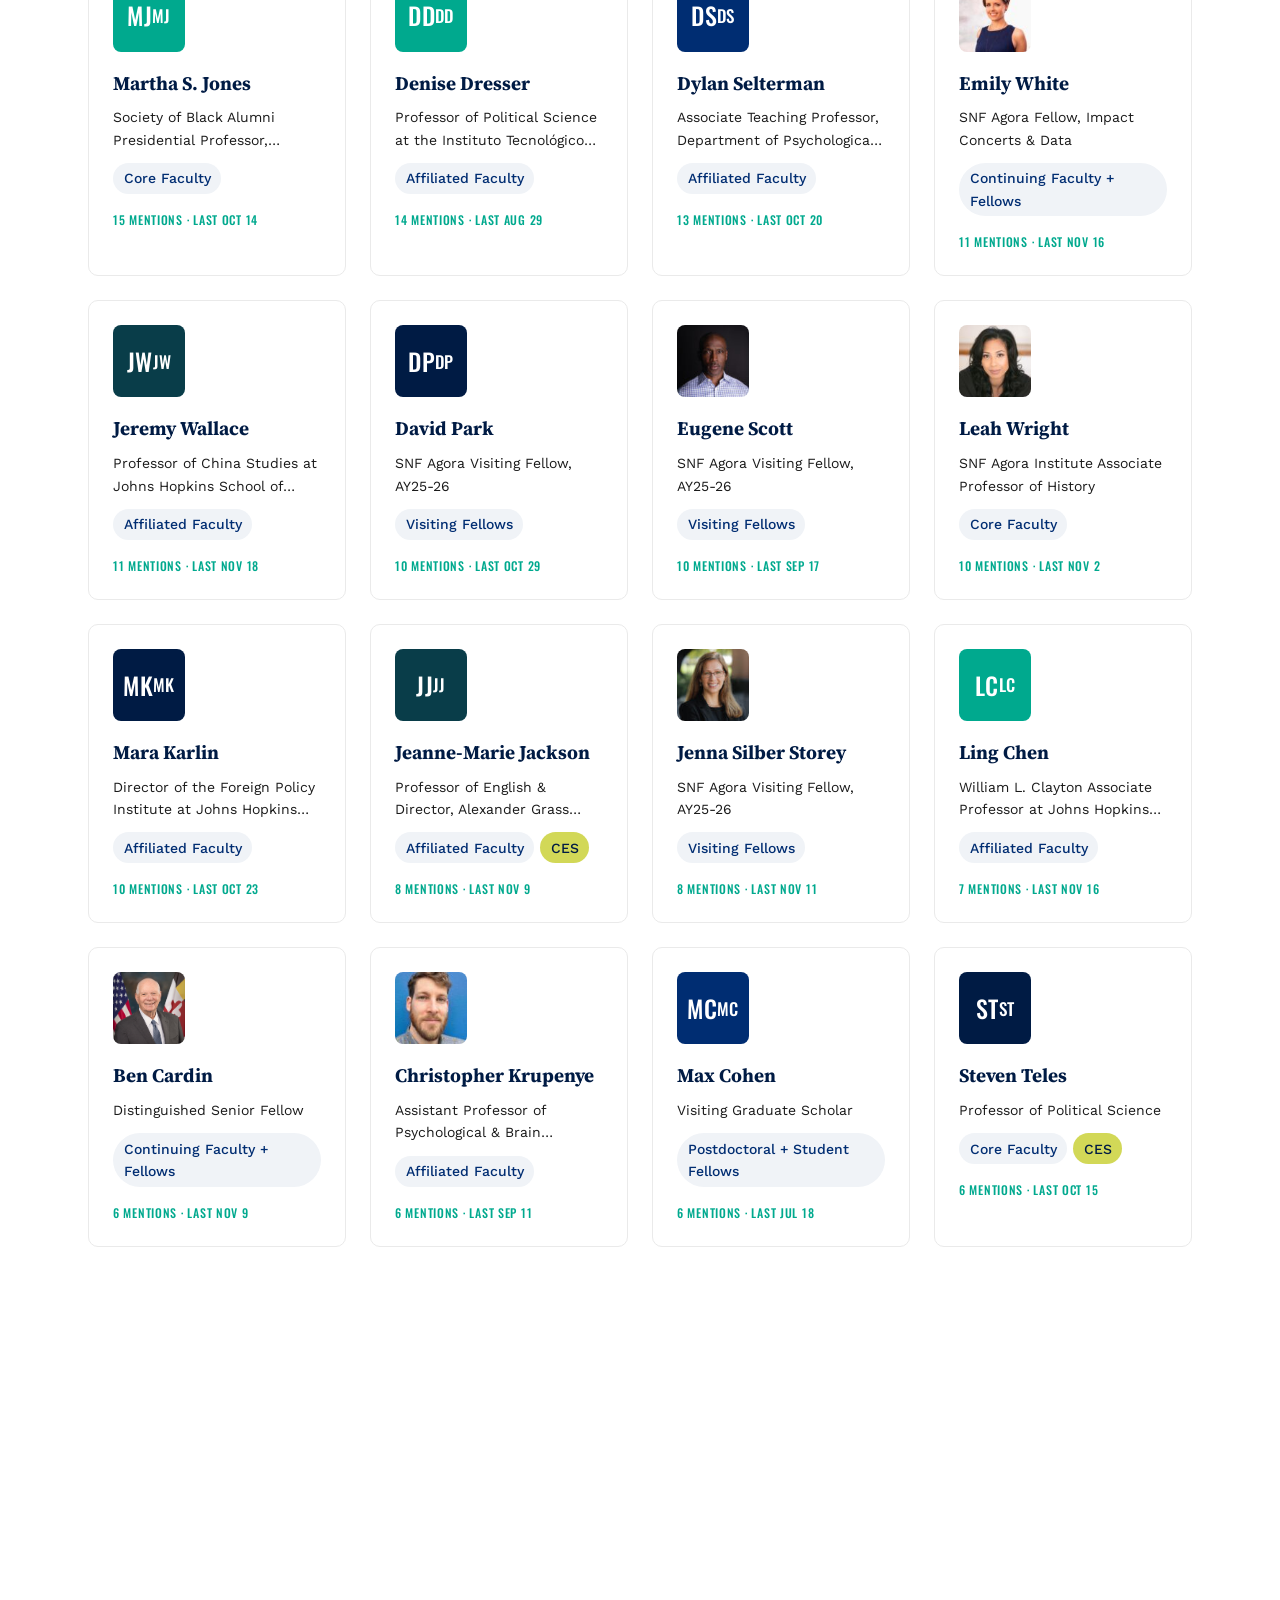
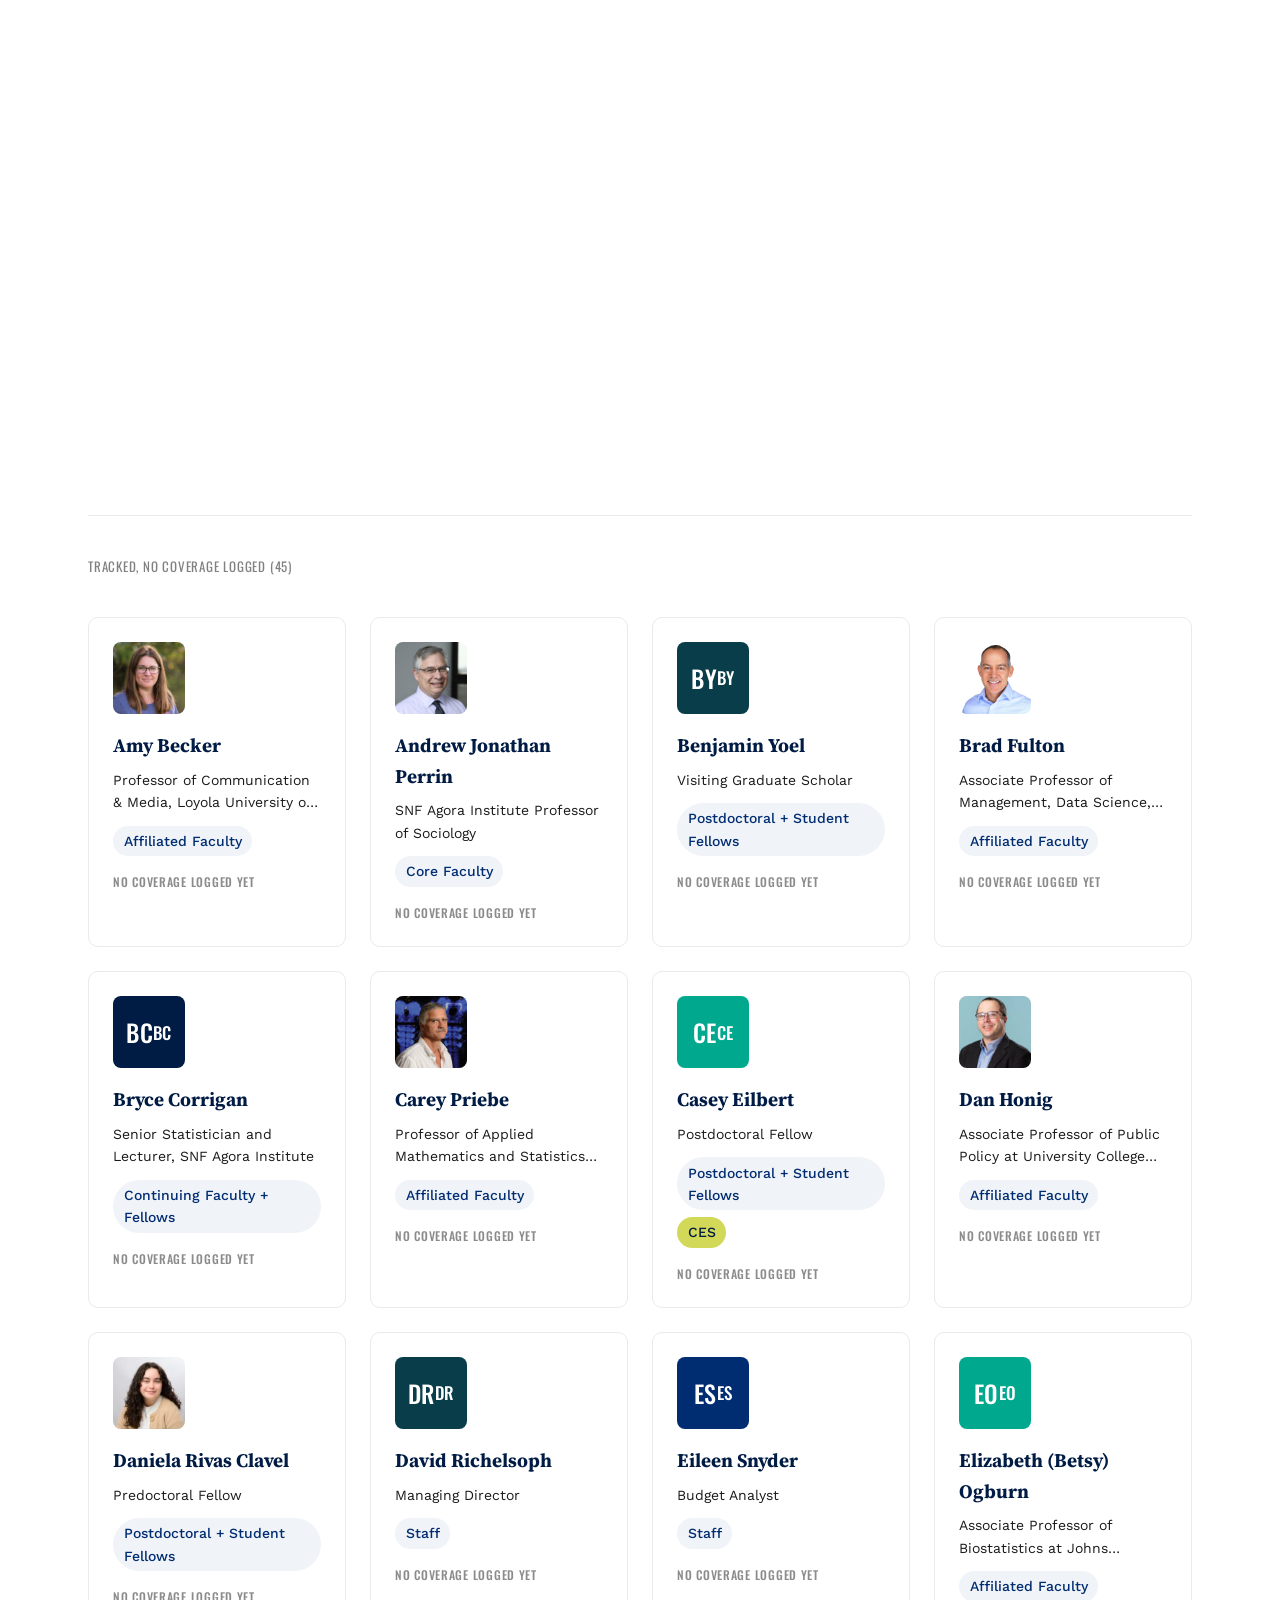
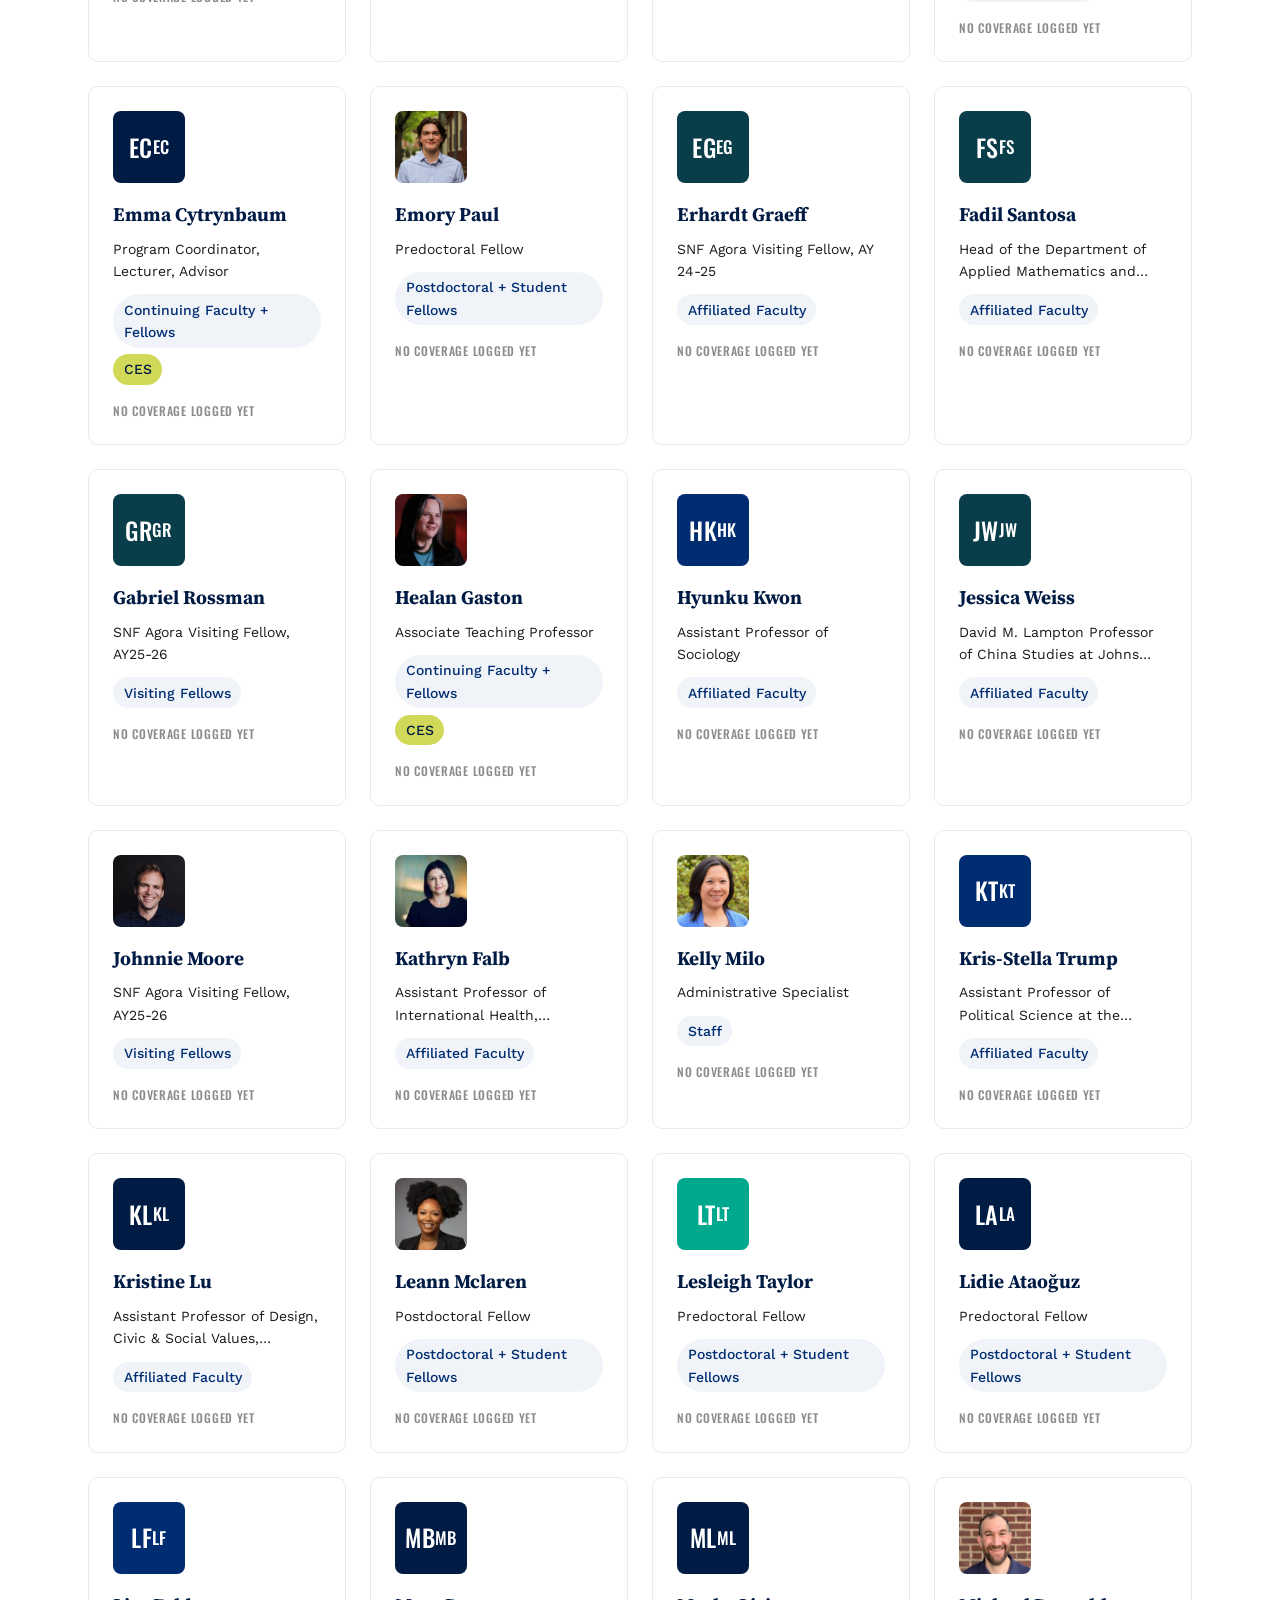
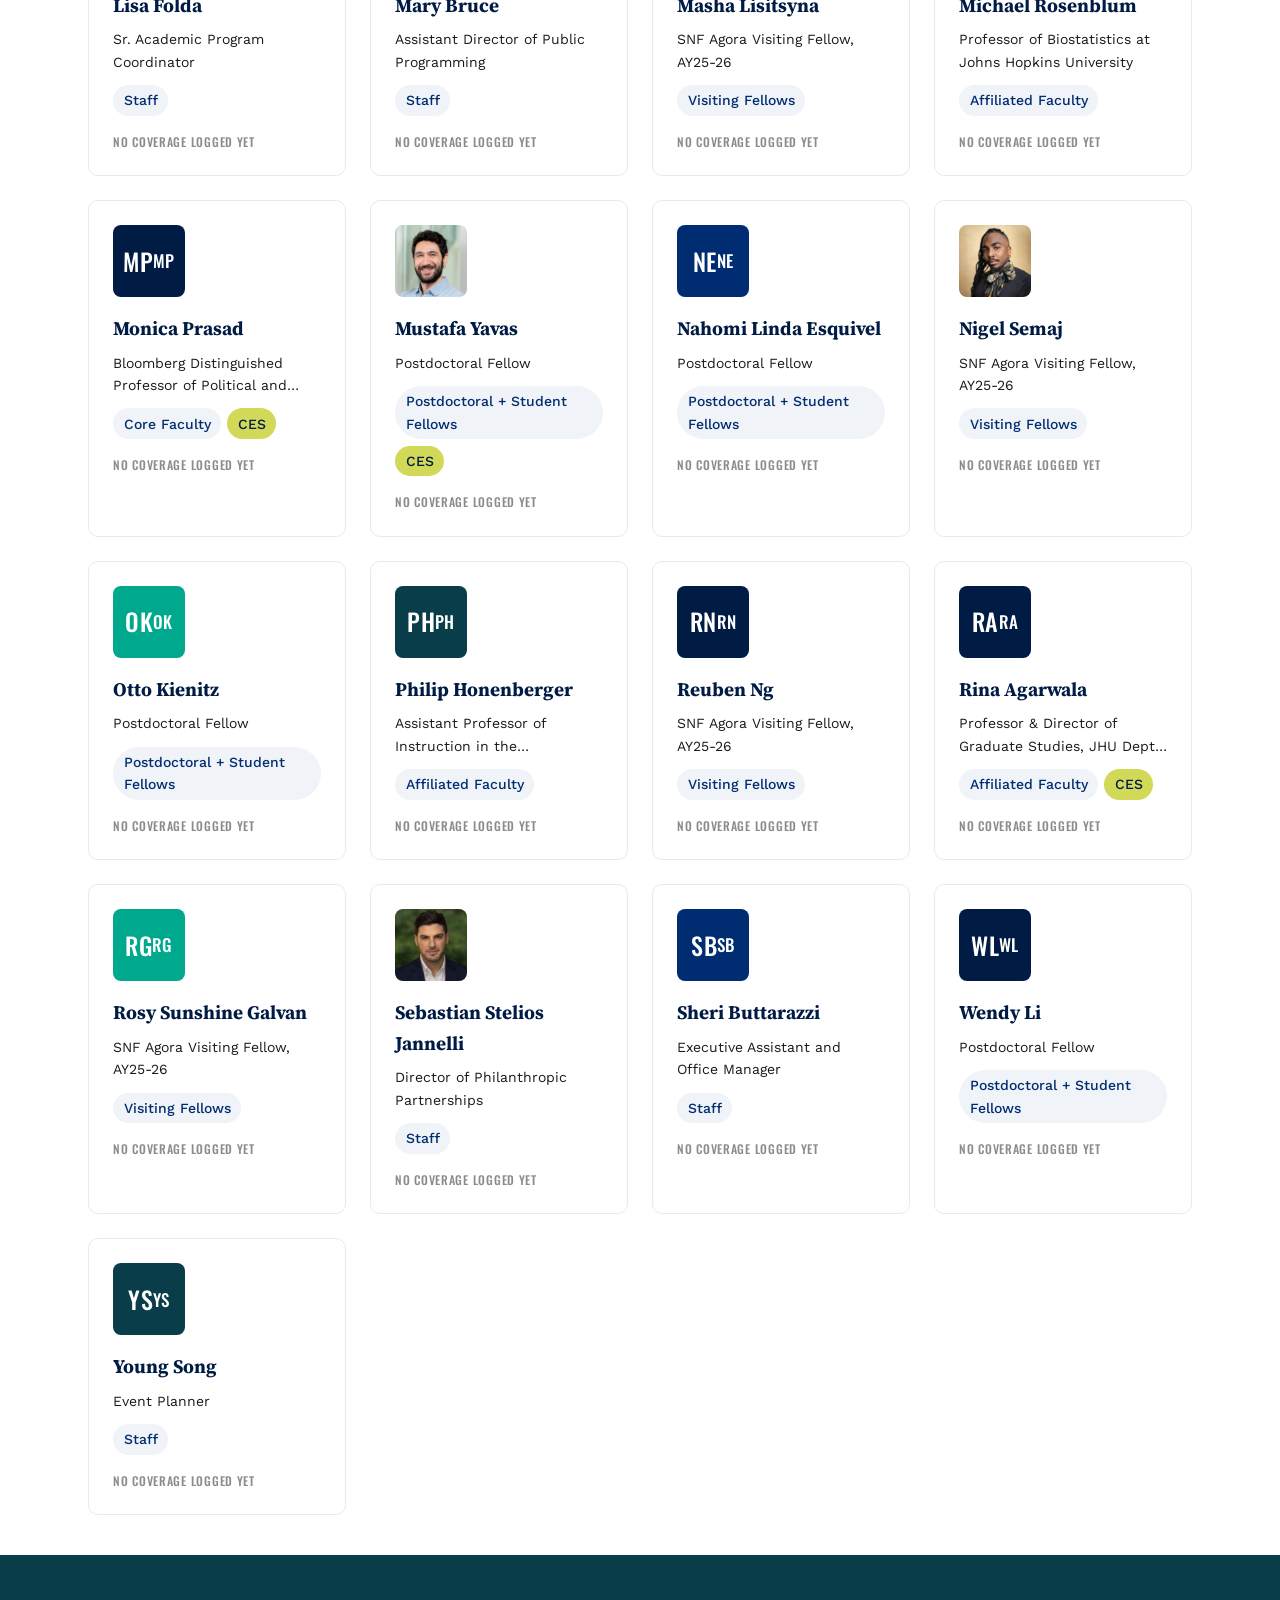
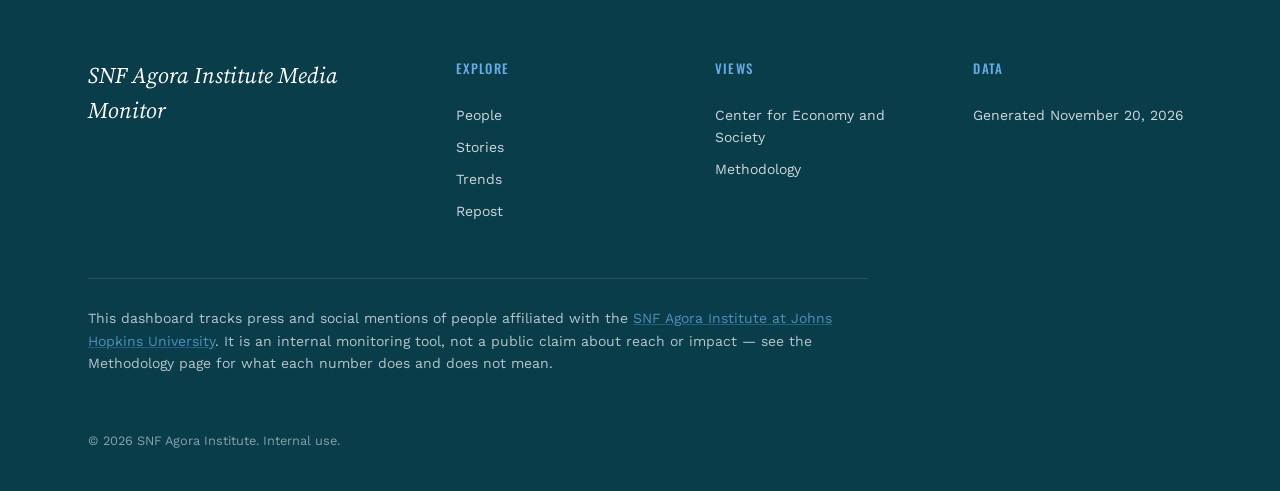
<file: people.html>
<!DOCTYPE html>
<html lang="en">
<head>
<meta charset="UTF-8">
<meta name="viewport" content="width=device-width, initial-scale=1.0">
<title>People | SNF Agora Institute Media Monitor</title>
<meta name="description" content="The full roster of 100 tracked SNF Agora Institute people, filterable by category and coverage, with an honest count of who has zero mentions logged.">
<link rel="preconnect" href="https://fonts.googleapis.com">
<link href="https://fonts.googleapis.com/css2?family=Oswald:wght@400;500;600;700&family=Source+Serif+4:ital,wght@0,400;0,600;0,700;1,400;1,600;1,700&family=Work+Sans:wght@400;500;600;700&display=swap" rel="stylesheet">
<link rel="stylesheet" href="css/style.css">
<script>
  document.documentElement.classList.add('js-reveal');
</script>
<script src="js/utils.js" defer></script>
<script src="js/people.js" defer></script>
</head>
<body>

<a class="skip-link" href="#main">Skip to main content</a>

<header id="site-header" class="site-header">
  <div class="site-header__inner container">
    <a class="site-header__brand" href="index.html">
      <span class="site-header__superlabel">SNF Agora Institute · Johns Hopkins</span>
      <span class="site-header__wordmark">Media Monitor</span>
    </a>
    <nav class="site-header__nav" aria-label="Primary">
      <a class="site-header__link" href="index.html">Overview</a>
      <a class="site-header__link site-header__link--active" href="people.html">People</a>
      <a class="site-header__link" href="stories.html">Stories</a>
      <a class="site-header__link" href="trends.html">Trends</a>
      <a class="site-header__link" href="repost.html">Repost</a>
      <a class="site-header__link" href="ces.html">CES</a>
      <a class="site-header__link" href="about.html">About</a>
    </nav>
    <a class="site-header__cta btn btn--pill" href="repost.html">Repost today<span class="btn__arrow">→</span></a>
    <button class="site-header__toggle" type="button" aria-expanded="false" aria-controls="site-header-nav" aria-label="Toggle navigation menu"></button>
  </div>
</header>

<main id="main">

  <div class="page-head container">
    <p class="page-head__eyebrow eyebrow eyebrow--teal" id="people-head">Roster</p>
    <h2 class="page-head__title" id="people-title">Loading the tracked roster…</h2>
    <p class="page-head__intro">All 100 people the pipeline tracks — including the ones with nothing logged yet. Nothing here is fabricated to fill a gap.</p>
  </div>

  <section id="people-root" aria-labelledby="people-head">

    <div class="container">
      <div class="filter-row" id="people-filters" role="group" aria-label="Filter the roster">
        <button class="filter-chip is-active" type="button" data-category-filter="all">All</button>
        <button class="filter-chip" type="button" data-category-filter="Core Faculty">Core Faculty</button>
        <button class="filter-chip" type="button" data-category-filter="Affiliated Faculty">Affiliated</button>
        <button class="filter-chip" type="button" data-category-filter="Postdoctoral + Student Fellows">Postdoc + Student</button>
        <button class="filter-chip" type="button" data-category-filter="Visiting Fellows">Visiting</button>
        <button class="filter-chip" type="button" data-category-filter="Continuing Faculty + Fellows">Continuing</button>
        <button class="filter-chip" type="button" data-category-filter="Staff">Staff</button>
        <button class="filter-chip" type="button" id="ces-toggle-chip" aria-pressed="false">CES only</button>
        <label style="margin-left:auto; display:flex; align-items:center; gap:0.5rem; font-family:var(--font-label); font-size:0.75rem; text-transform:uppercase; letter-spacing:0.04em; color:var(--ink); opacity:0.7;">
          Sort
          <select id="people-sort" aria-label="Sort the roster">
            <option value="most-covered">Most covered</option>
            <option value="az">A–Z</option>
            <option value="most-recent">Most recent</option>
          </select>
        </label>
      </div>
    </div>

    <div class="container">
      <p class="coverage-band__head" id="covered-head">Covered</p>
      <div class="person-grid" id="people-grid-covered" data-loading="true">
        <!-- JS-rendered: data/people.json, tracked people with mentions_total > 0 -->
      </div>
    </div>

    <div class="container">
      <div class="section-divider--rule"></div>
      <p class="coverage-band__head coverage-band__head--muted" id="uncovered-head">Tracked, no coverage logged</p>
      <div class="person-grid" id="people-grid-uncovered" data-loading="true">
        <!-- JS-rendered: data/people.json, tracked people with mentions_total === 0 -->
      </div>
    </div>

  </section>

</main>

<footer id="site-footer" class="site-footer">
  <div class="site-footer__inner container">
    <div class="site-footer__brand">SNF Agora Institute Media Monitor</div>

    <div class="site-footer__col">
      <p class="site-footer__col-head eyebrow eyebrow--sky">Explore</p>
      <a class="site-footer__link" href="people.html">People</a>
      <a class="site-footer__link" href="stories.html">Stories</a>
      <a class="site-footer__link" href="trends.html">Trends</a>
      <a class="site-footer__link" href="repost.html">Repost</a>
    </div>

    <div class="site-footer__col">
      <p class="site-footer__col-head eyebrow eyebrow--sky">Views</p>
      <a class="site-footer__link" href="ces.html">Center for Economy and Society</a>
      <a class="site-footer__link" href="about.html">Methodology</a>
    </div>

    <div class="site-footer__col">
      <p class="site-footer__col-head eyebrow eyebrow--sky">Data</p>
      <span class="site-footer__link" id="footer-generated-at">Generated —</span>
    </div>

    <p class="site-footer__attribution">This dashboard tracks press and social mentions of people affiliated with the <a class="site-footer__attribution-link" href="https://snfagora.jhu.edu">SNF Agora Institute at Johns Hopkins University</a>. It is an internal monitoring tool, not a public claim about reach or impact — see the Methodology page for what each number does and does not mean.</p>
    <p class="site-footer__legal">© 2026 SNF Agora Institute. Internal use.</p>
  </div>
</footer>

</body>
</html>
</file>
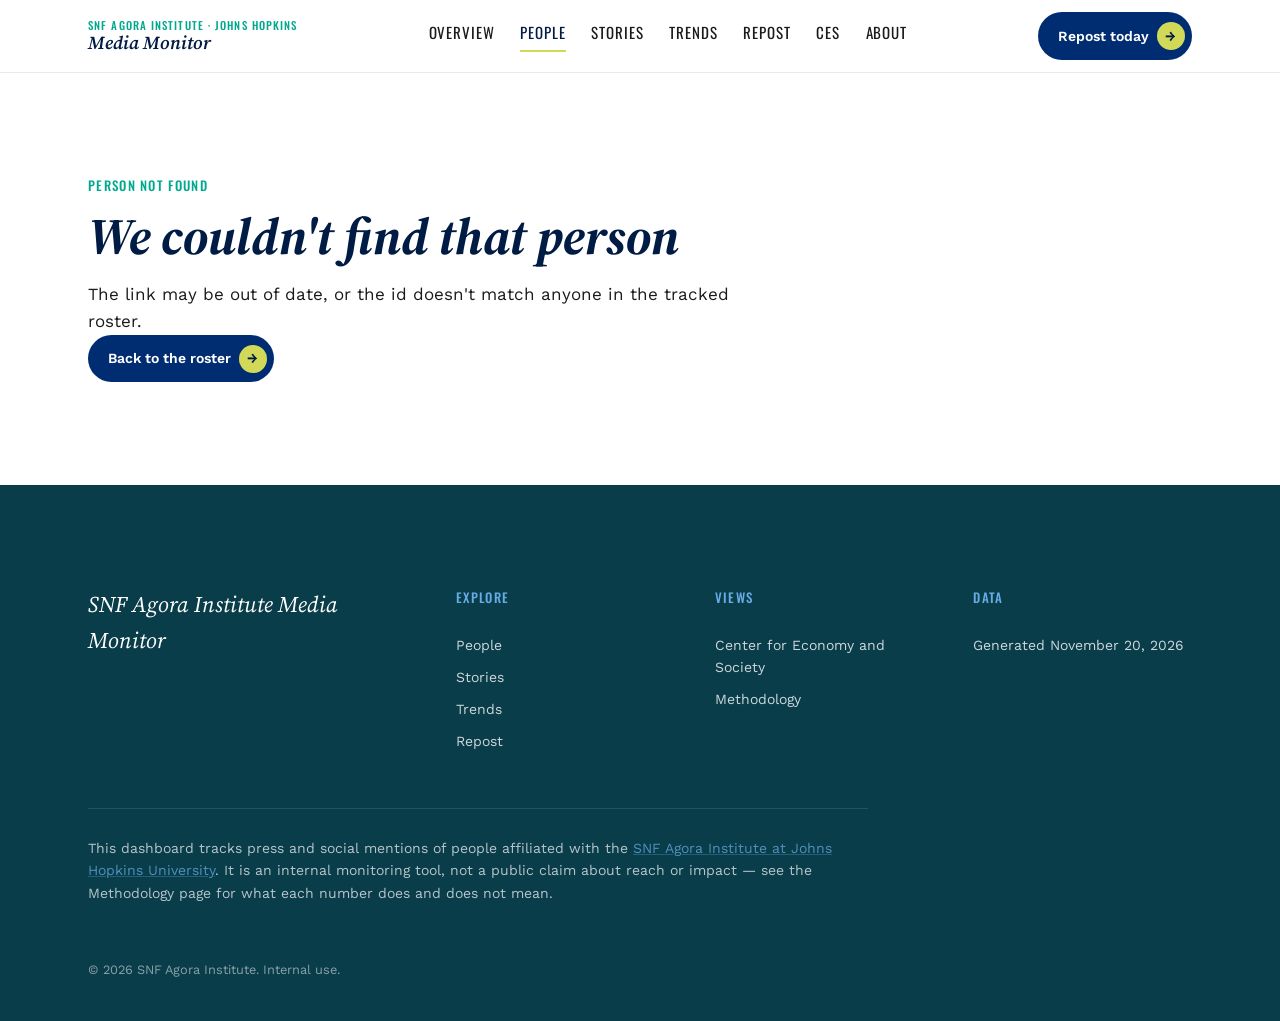
<file: person.html>
<!DOCTYPE html>
<html lang="en">
<head>
<meta charset="UTF-8">
<meta name="viewport" content="width=device-width, initial-scale=1.0">
<title>Person | SNF Agora Institute Media Monitor</title>
<meta name="description" content="Mention history, sentiment, and top sources for a person tracked by the SNF Agora Institute Media Monitor.">
<link rel="preconnect" href="https://fonts.googleapis.com">
<link href="https://fonts.googleapis.com/css2?family=Oswald:wght@400;500;600;700&family=Source+Serif+4:ital,wght@0,400;0,600;0,700;1,400;1,600;1,700&family=Work+Sans:wght@400;500;600;700&display=swap" rel="stylesheet">
<link rel="stylesheet" href="css/style.css">
<script>
  document.documentElement.classList.add('js-reveal');
</script>
<script src="js/utils.js" defer></script>
<script src="js/person.js" defer></script>
</head>
<body>

<a class="skip-link" href="#main">Skip to main content</a>

<header id="site-header" class="site-header">
  <div class="site-header__inner container">
    <a class="site-header__brand" href="index.html">
      <span class="site-header__superlabel">SNF Agora Institute · Johns Hopkins</span>
      <span class="site-header__wordmark">Media Monitor</span>
    </a>
    <nav class="site-header__nav" aria-label="Primary">
      <a class="site-header__link" href="index.html">Overview</a>
      <a class="site-header__link site-header__link--active" href="people.html">People</a>
      <a class="site-header__link" href="stories.html">Stories</a>
      <a class="site-header__link" href="trends.html">Trends</a>
      <a class="site-header__link" href="repost.html">Repost</a>
      <a class="site-header__link" href="ces.html">CES</a>
      <a class="site-header__link" href="about.html">About</a>
    </nav>
    <a class="site-header__cta btn btn--pill" href="repost.html">Repost today<span class="btn__arrow">→</span></a>
    <button class="site-header__toggle" type="button" aria-expanded="false" aria-controls="site-header-nav" aria-label="Toggle navigation menu"></button>
  </div>
</header>

<main id="main">
  <div id="person-root">
    <!-- JS-rendered: reads ?id= from the URL, looks up data/people.json + data/stories.json,
         renders .person-hero + KPI strip + charts + stories, or the zero-coverage panel,
         or the not-found state. -->
  </div>
</main>

<footer id="site-footer" class="site-footer">
  <div class="site-footer__inner container">
    <div class="site-footer__brand">SNF Agora Institute Media Monitor</div>

    <div class="site-footer__col">
      <p class="site-footer__col-head eyebrow eyebrow--sky">Explore</p>
      <a class="site-footer__link" href="people.html">People</a>
      <a class="site-footer__link" href="stories.html">Stories</a>
      <a class="site-footer__link" href="trends.html">Trends</a>
      <a class="site-footer__link" href="repost.html">Repost</a>
    </div>

    <div class="site-footer__col">
      <p class="site-footer__col-head eyebrow eyebrow--sky">Views</p>
      <a class="site-footer__link" href="ces.html">Center for Economy and Society</a>
      <a class="site-footer__link" href="about.html">Methodology</a>
    </div>

    <div class="site-footer__col">
      <p class="site-footer__col-head eyebrow eyebrow--sky">Data</p>
      <span class="site-footer__link" id="footer-generated-at">Generated —</span>
    </div>

    <p class="site-footer__attribution">This dashboard tracks press and social mentions of people affiliated with the <a class="site-footer__attribution-link" href="https://snfagora.jhu.edu">SNF Agora Institute at Johns Hopkins University</a>. It is an internal monitoring tool, not a public claim about reach or impact — see the Methodology page for what each number does and does not mean.</p>
    <p class="site-footer__legal">© 2026 SNF Agora Institute. Internal use.</p>
  </div>
</footer>

</body>
</html>
</file>
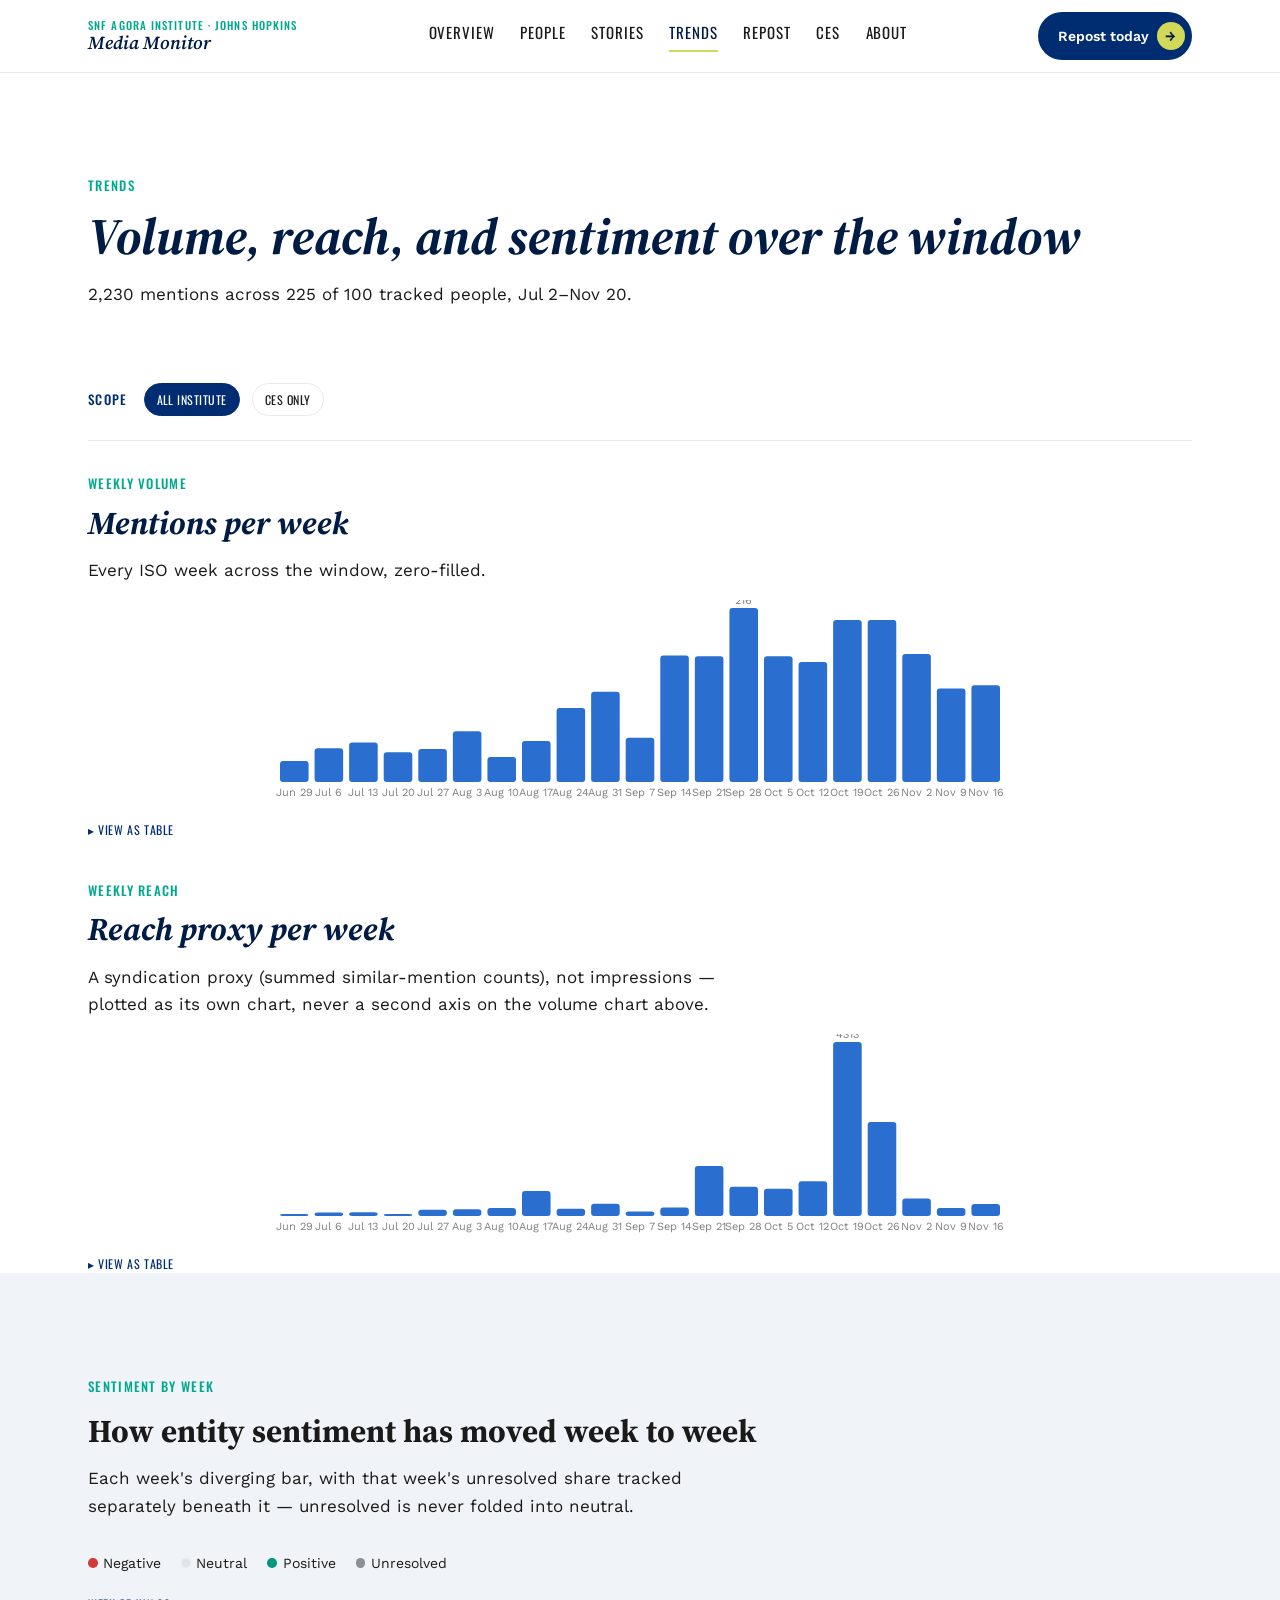
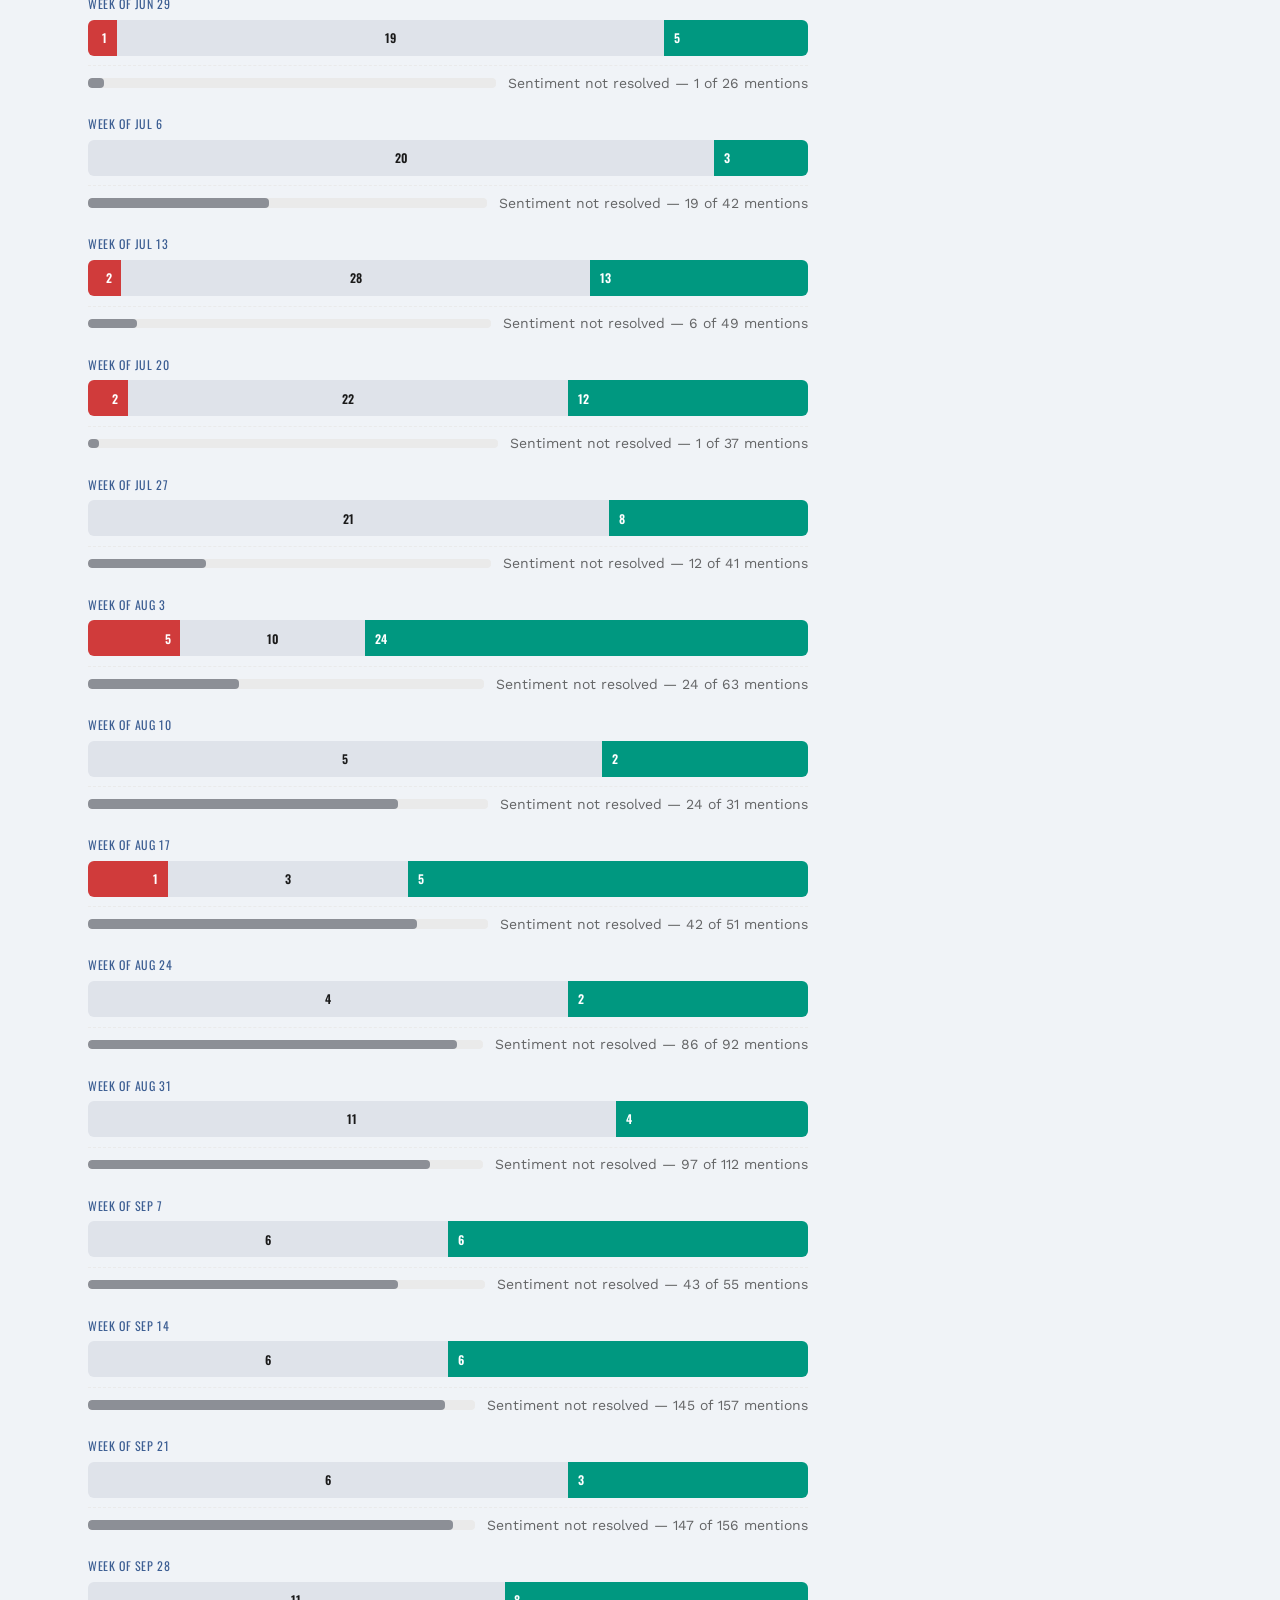
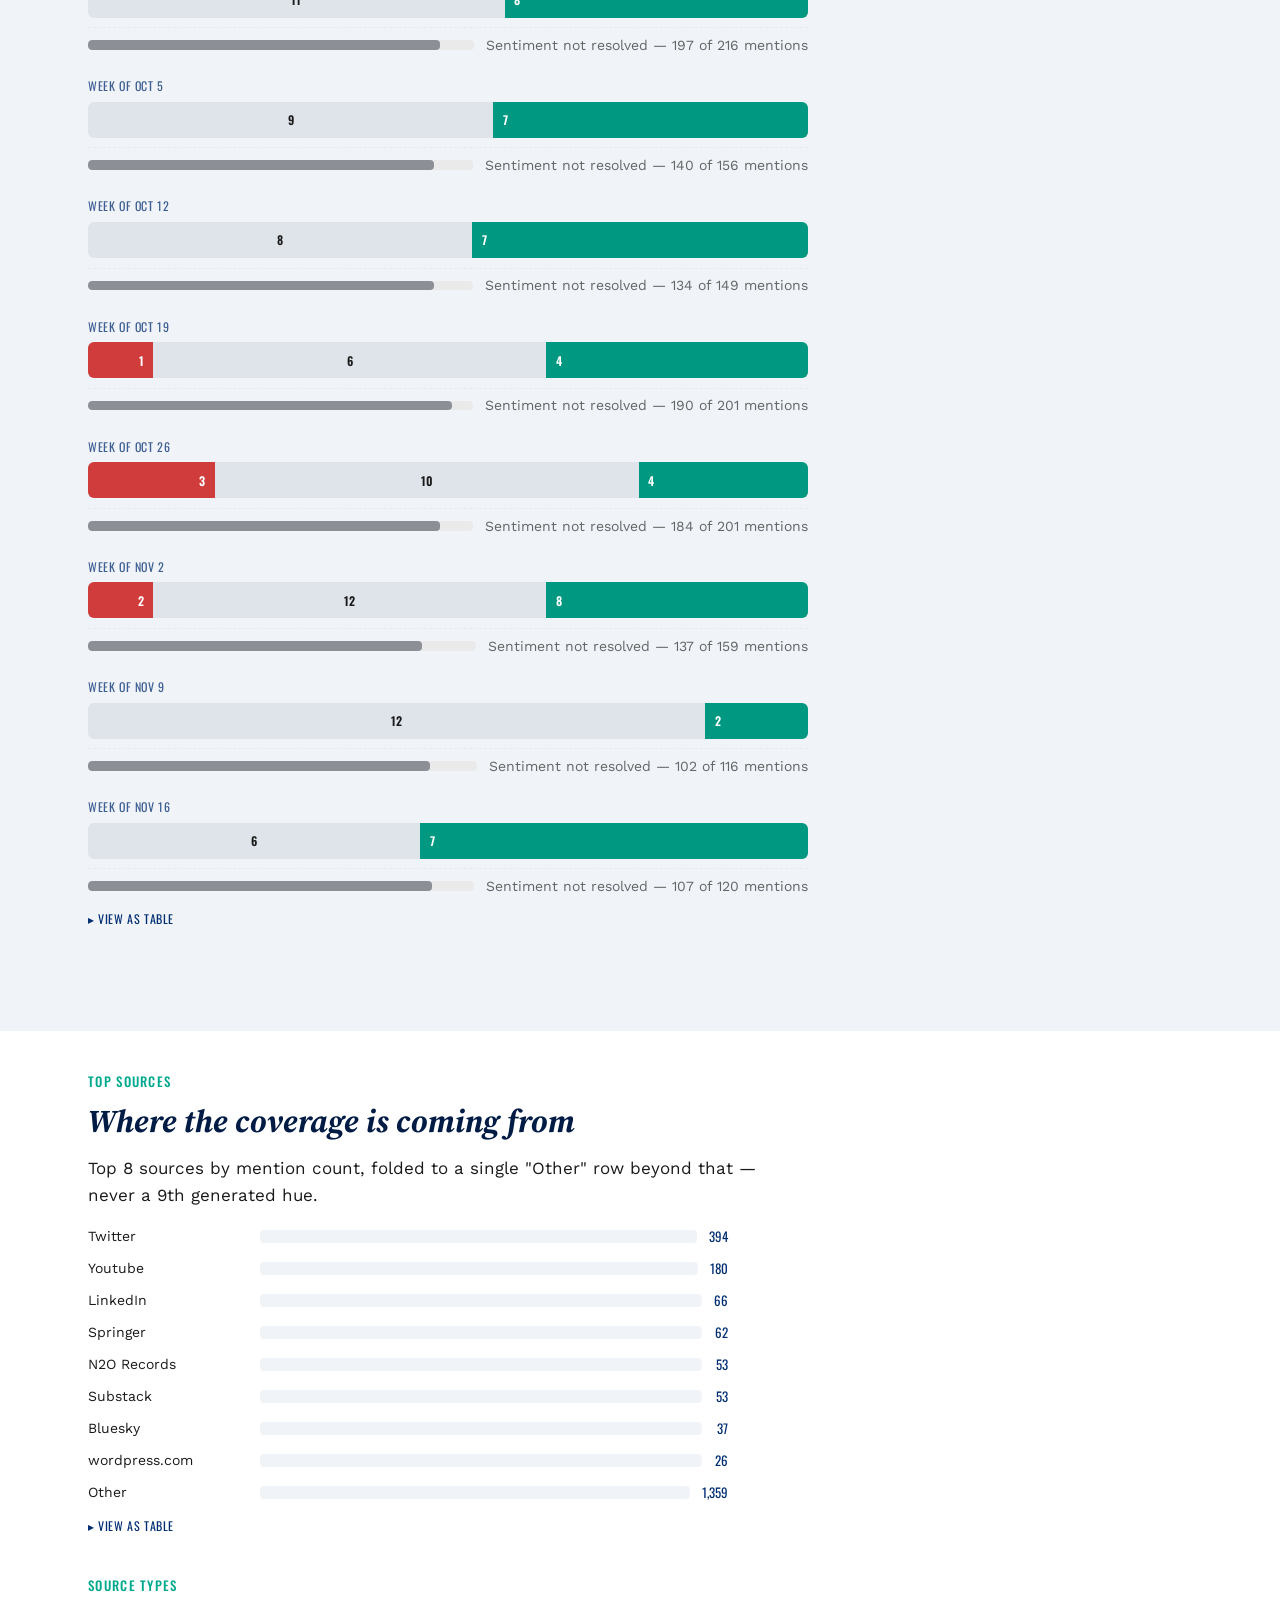
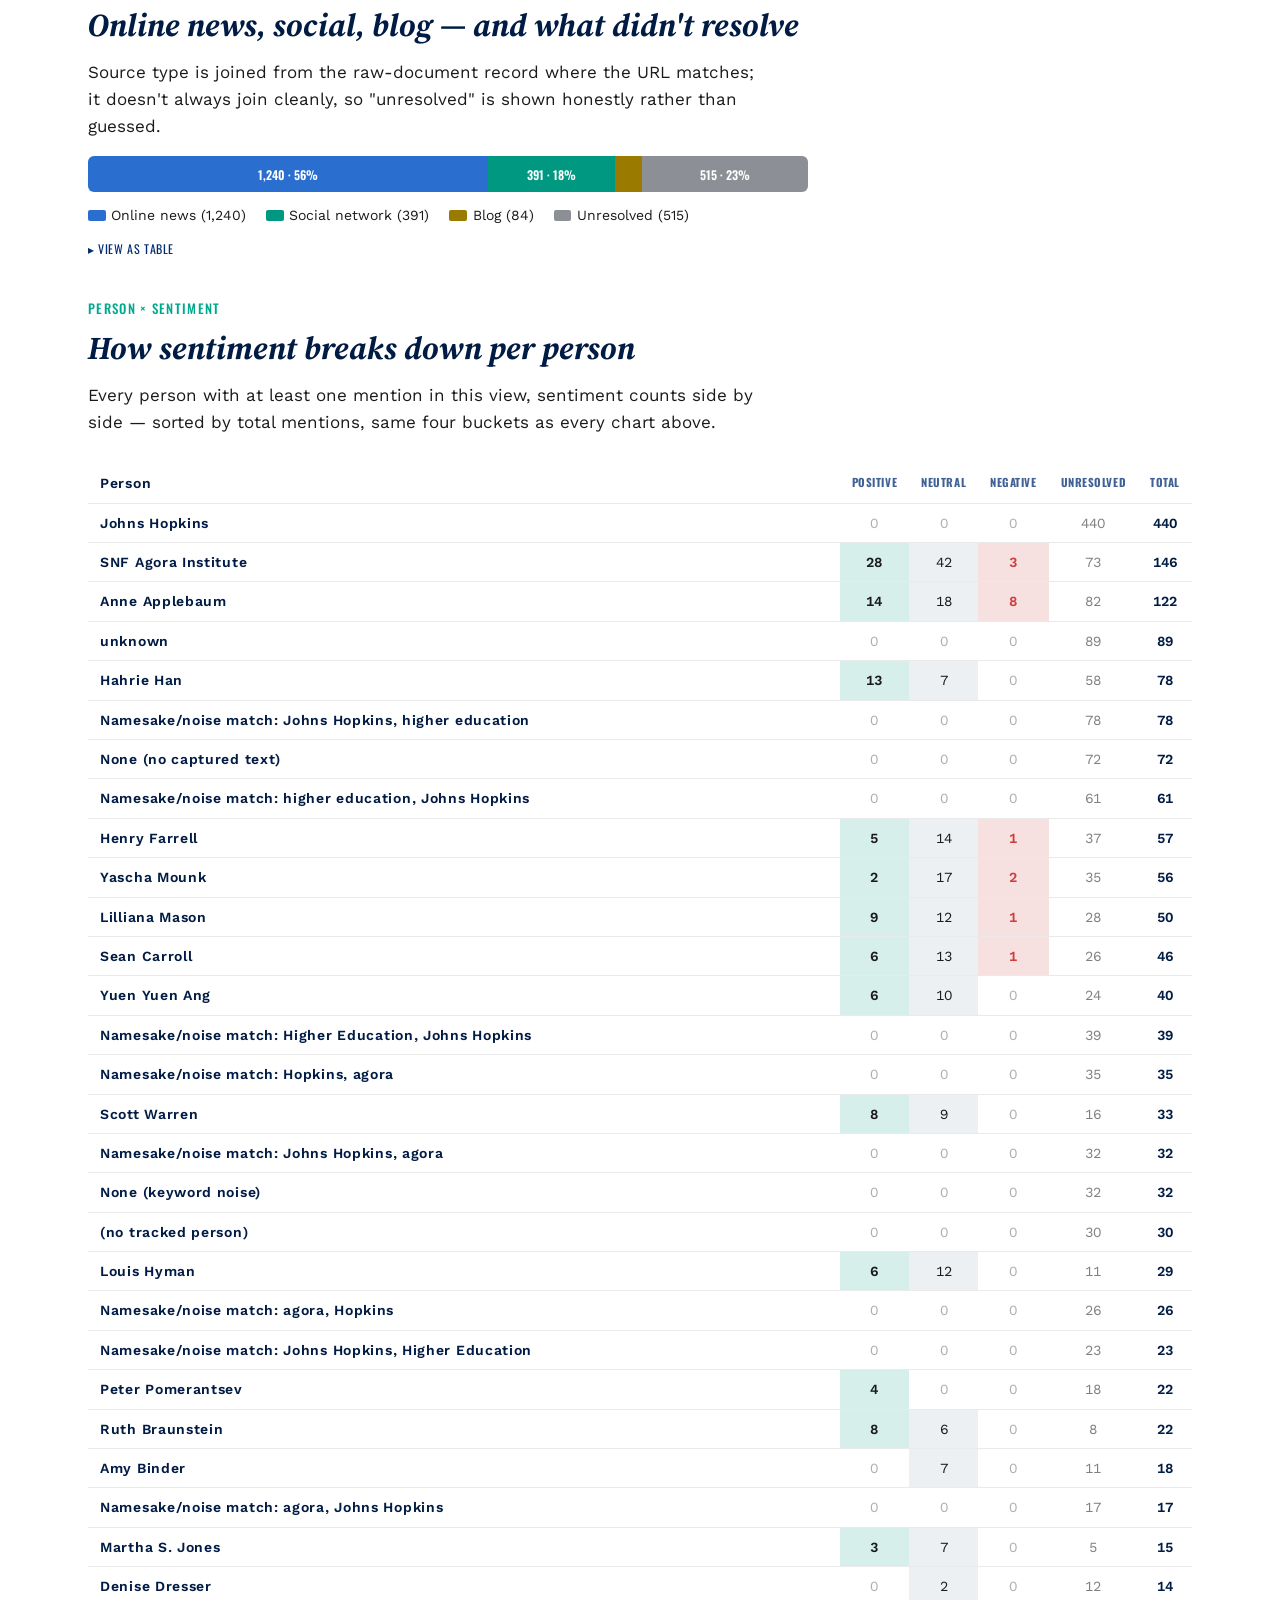
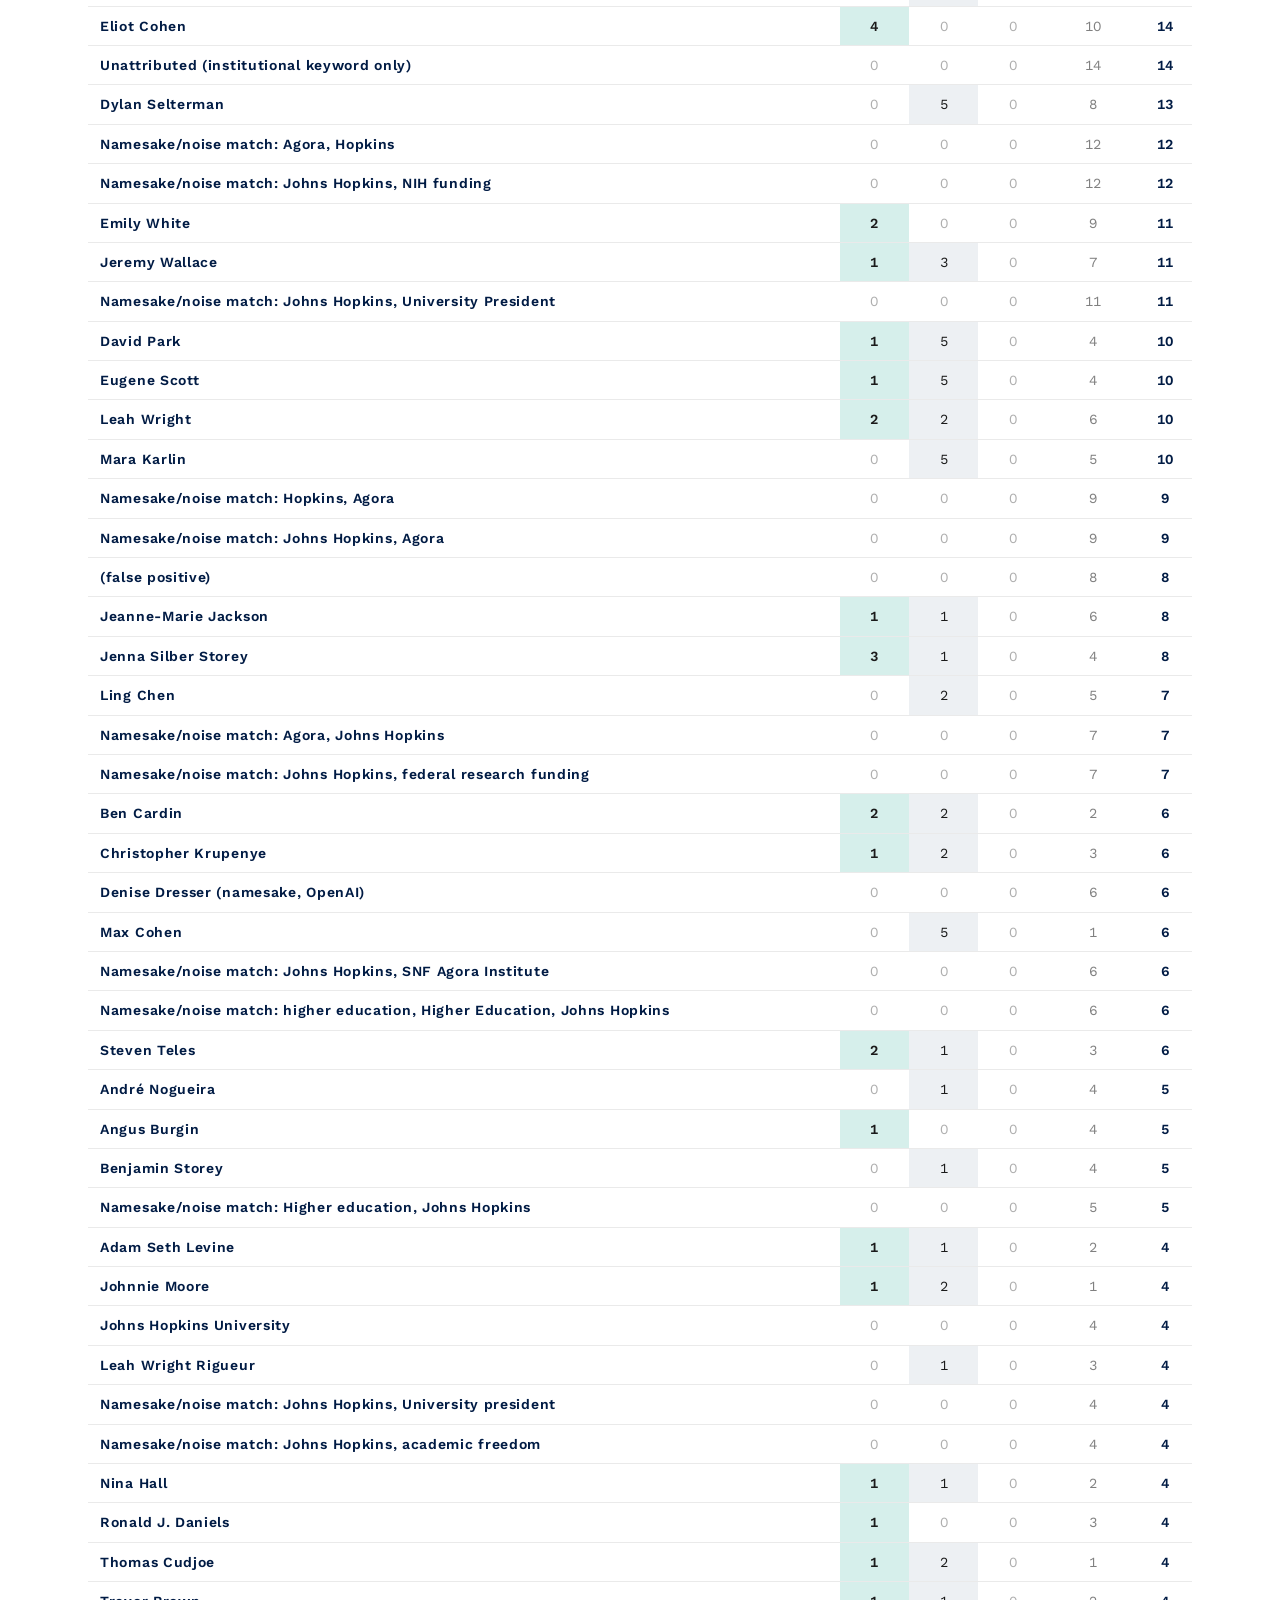
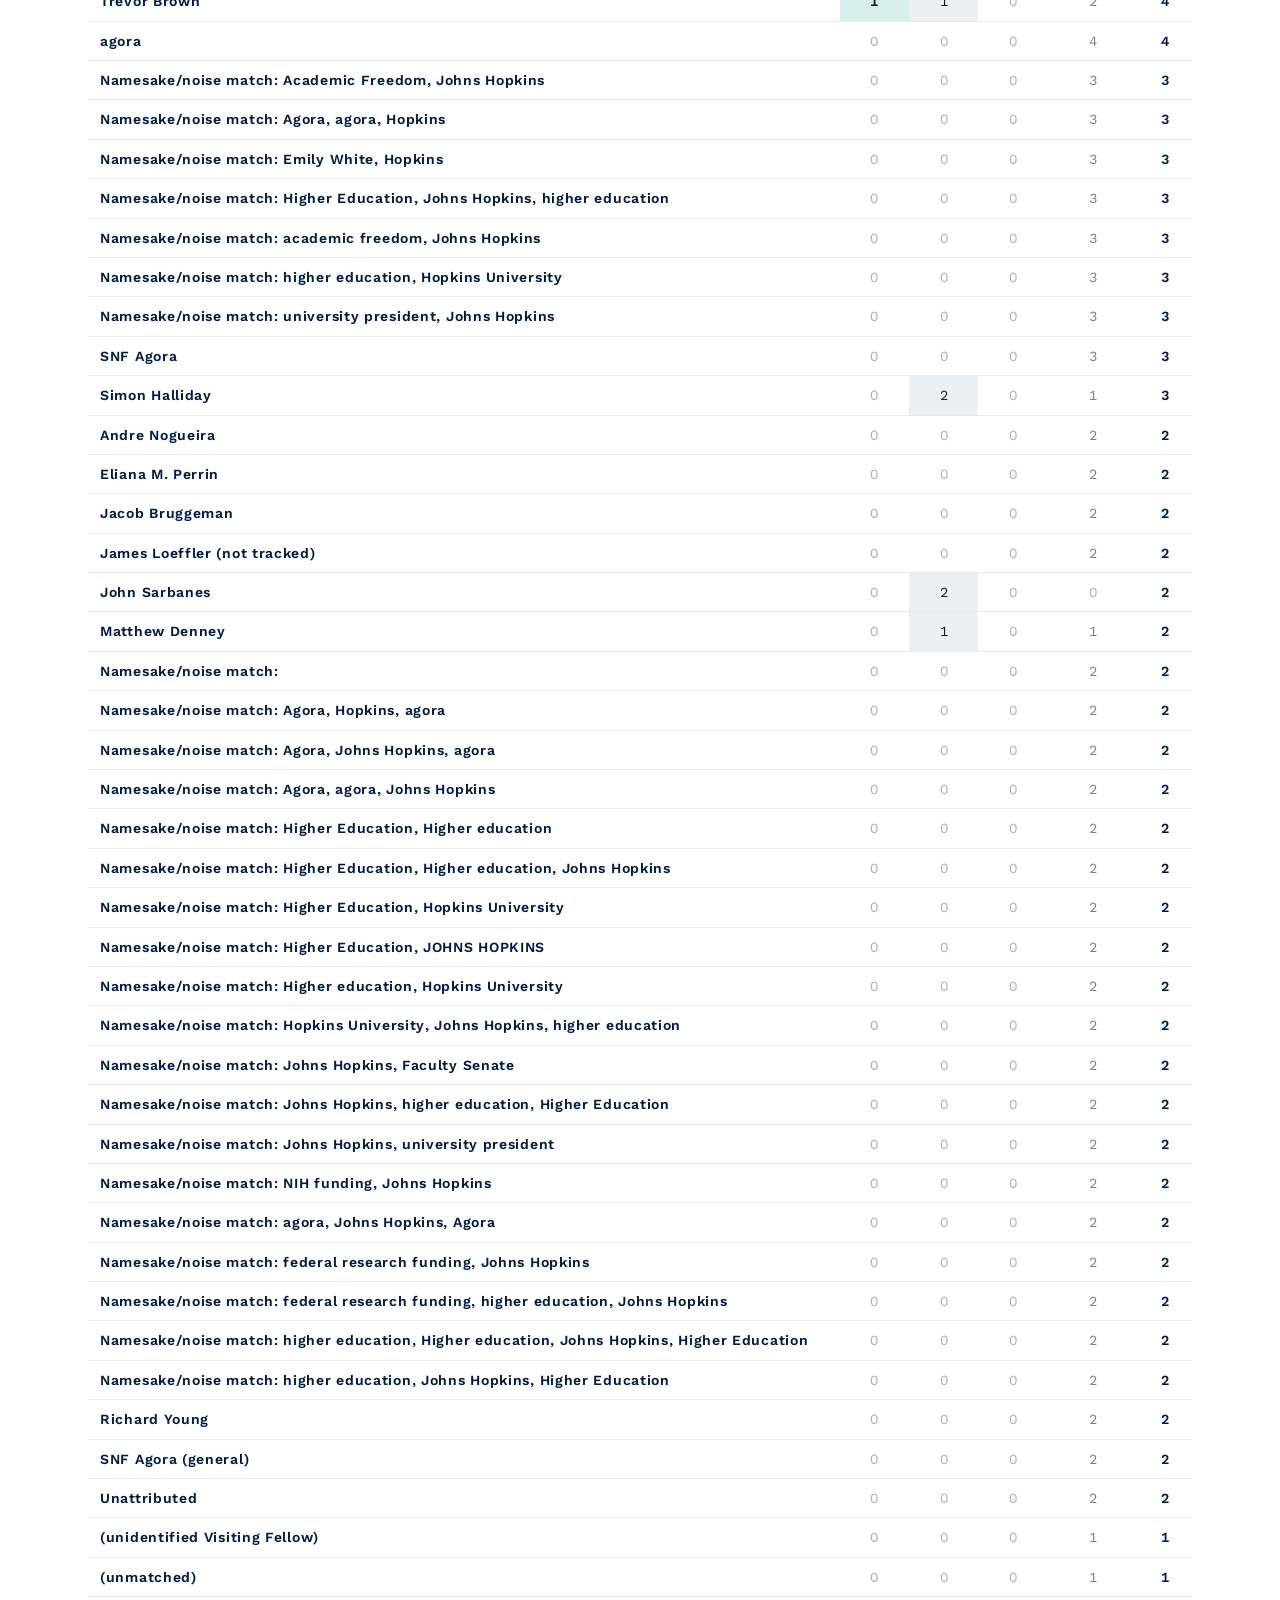
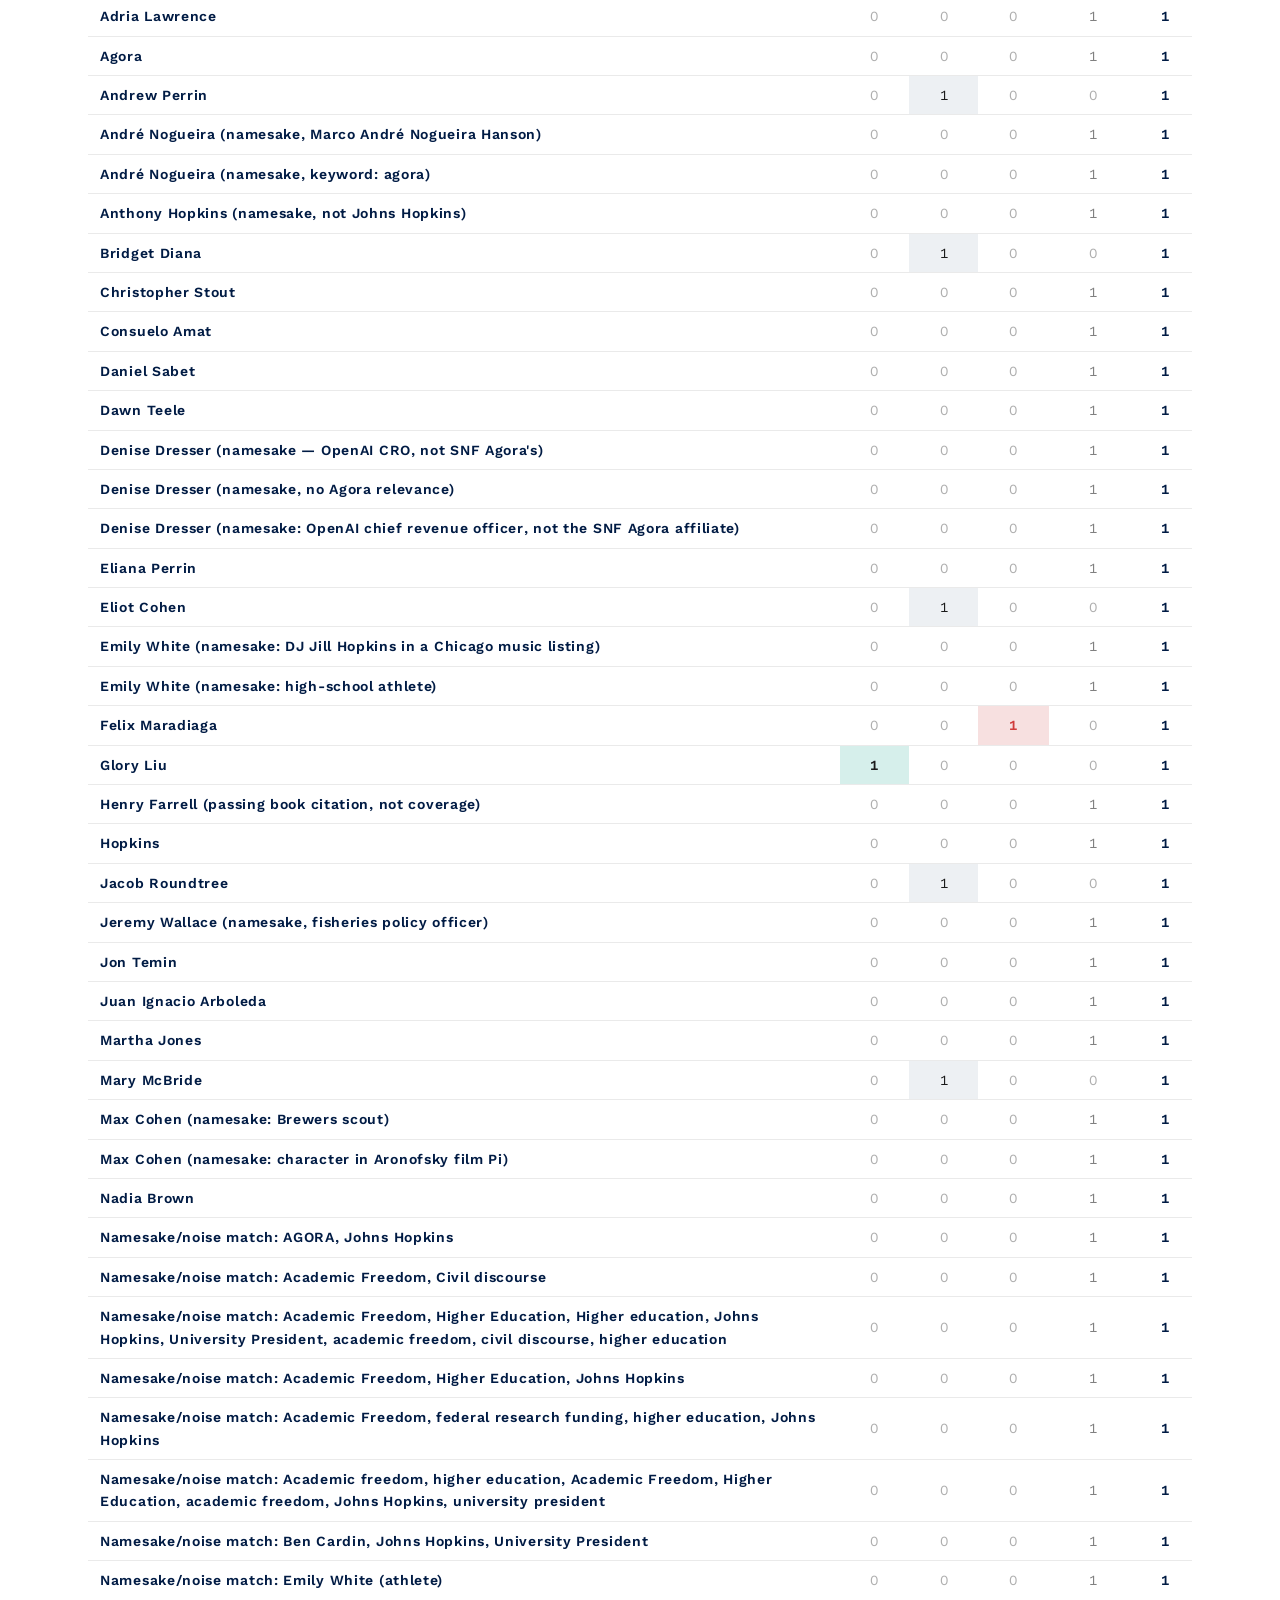
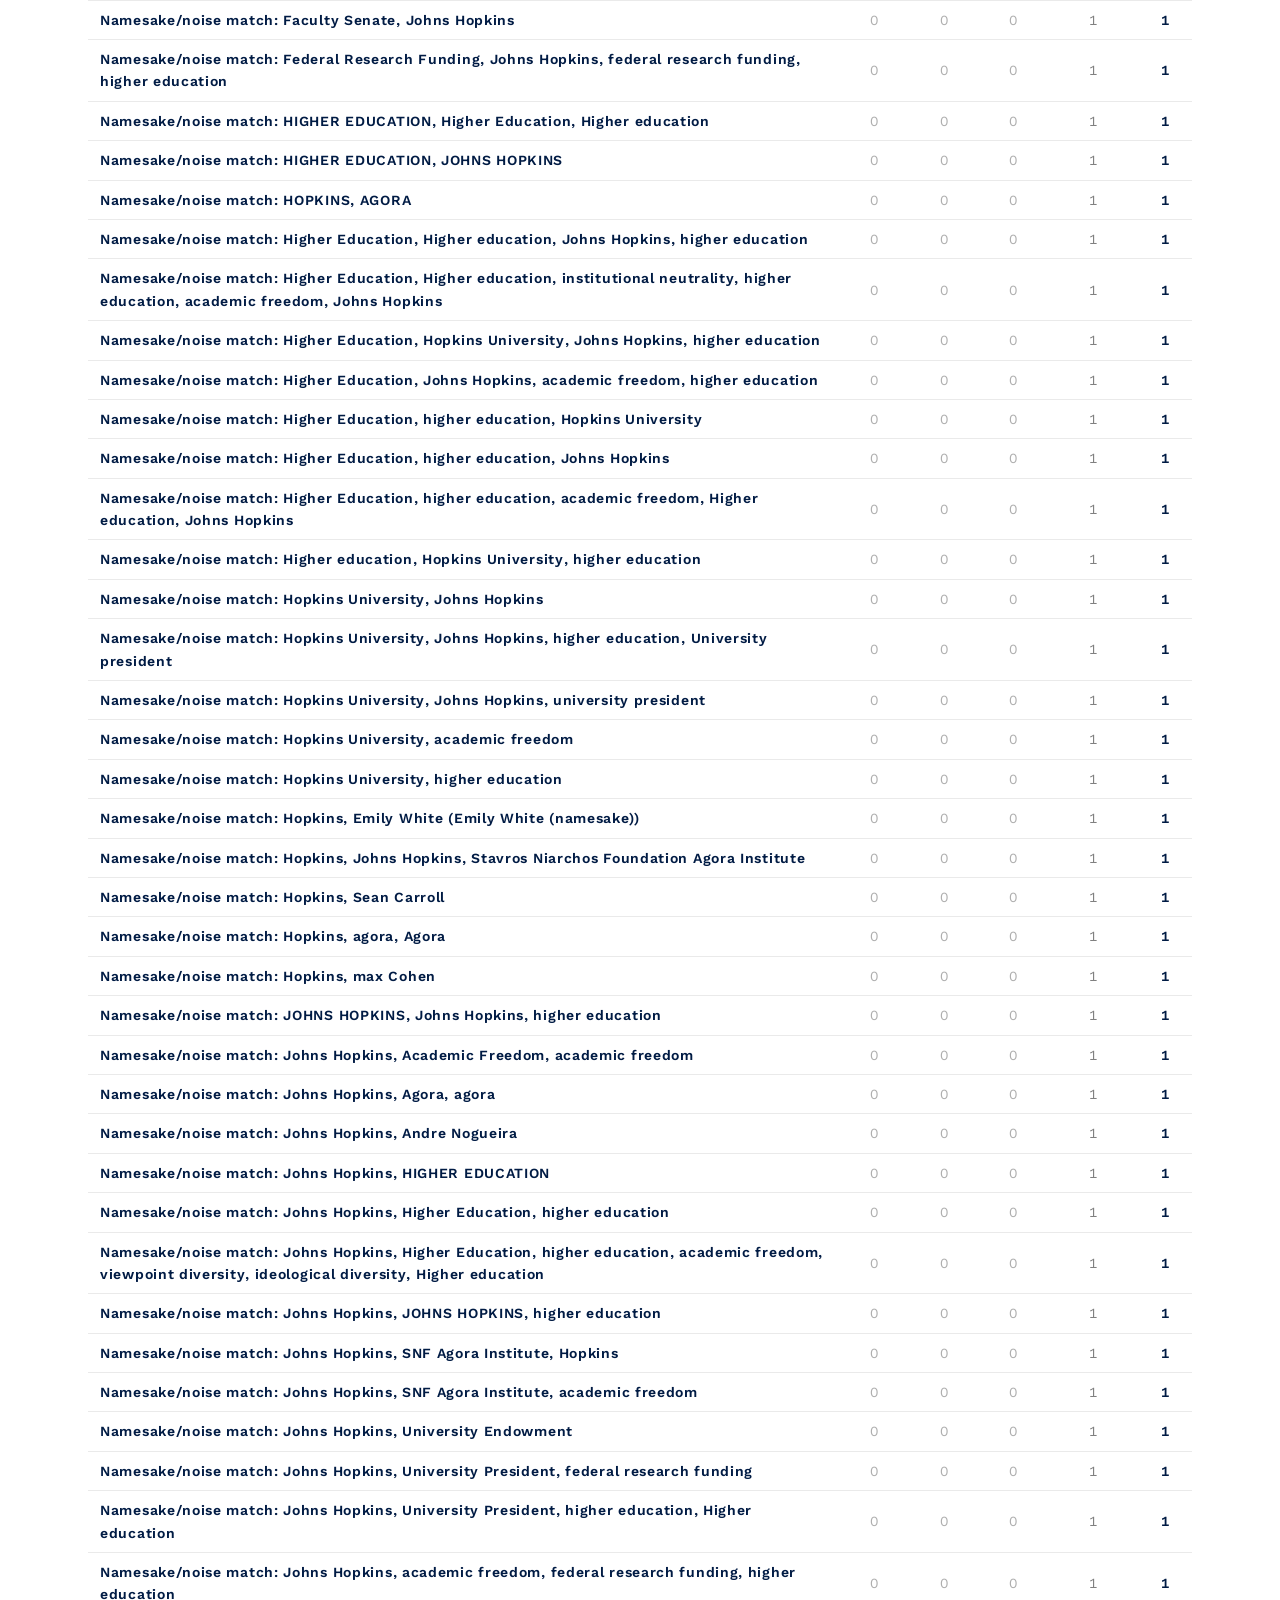
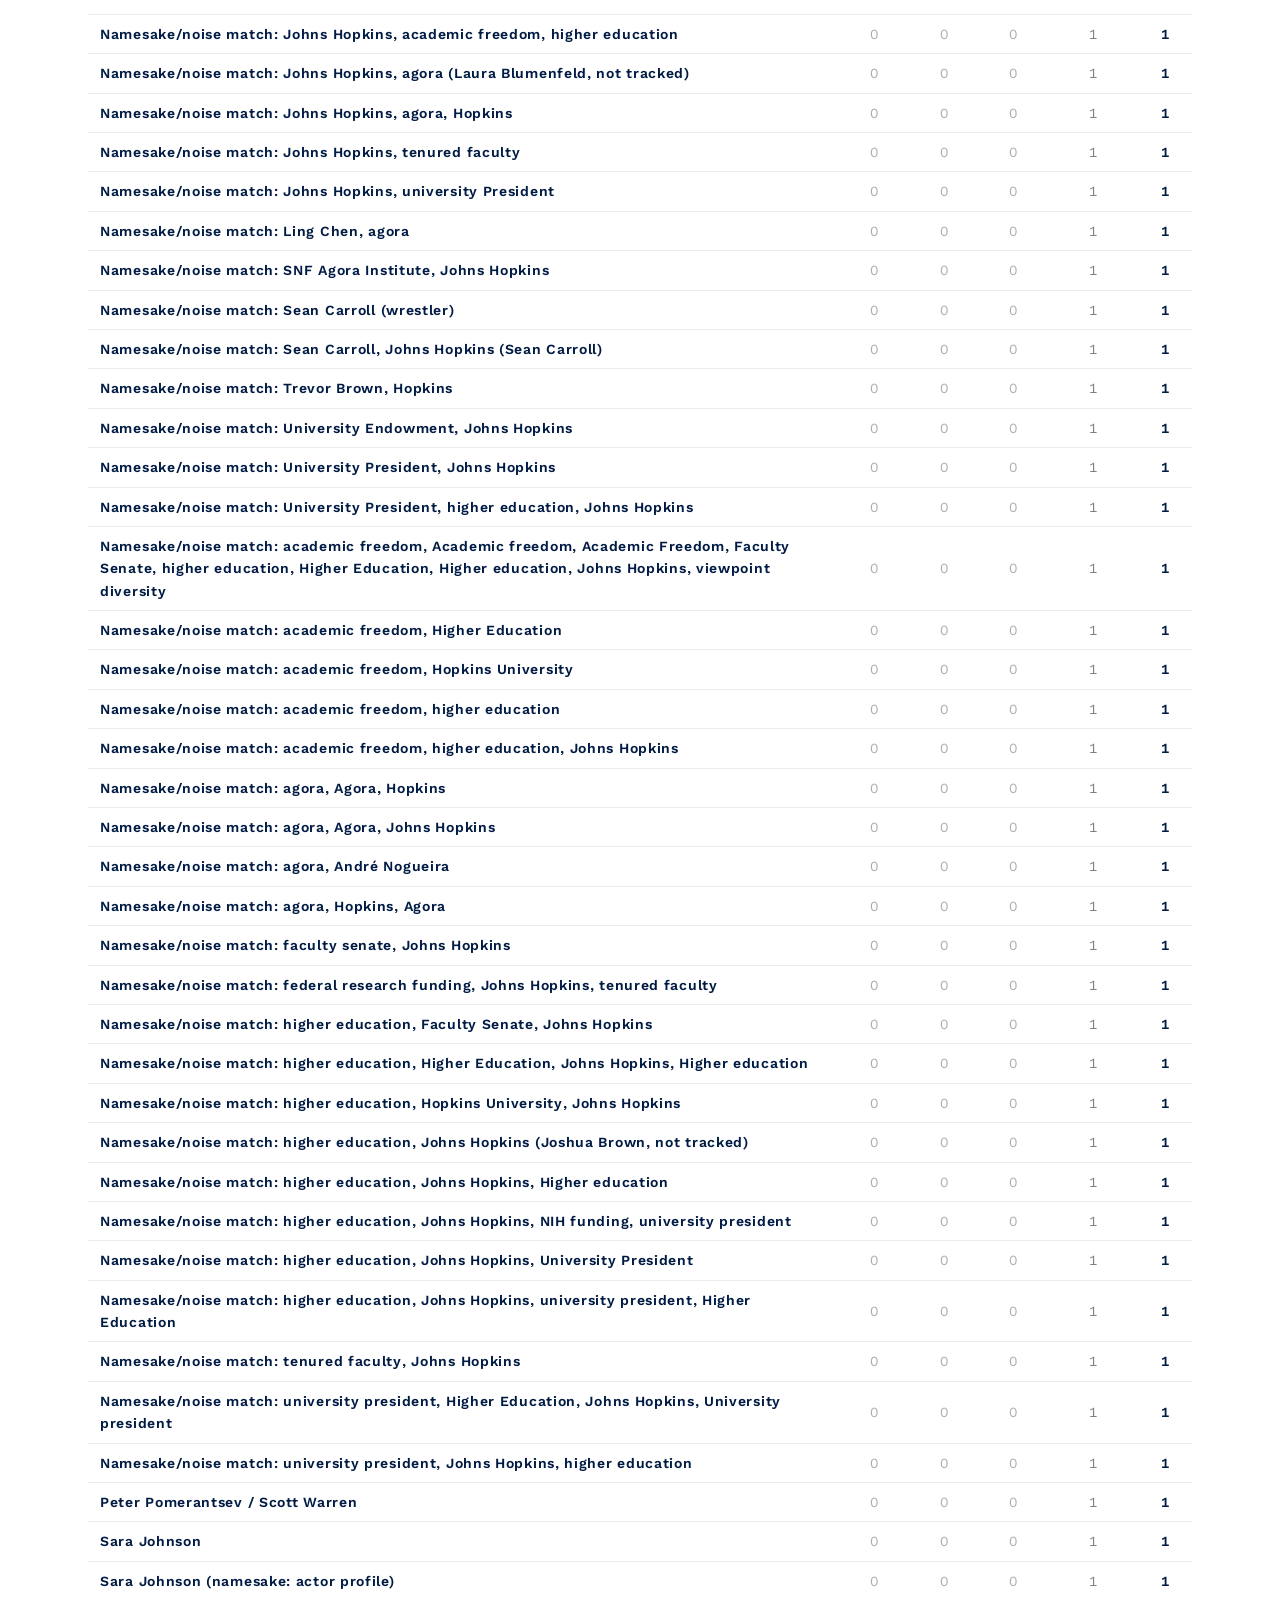
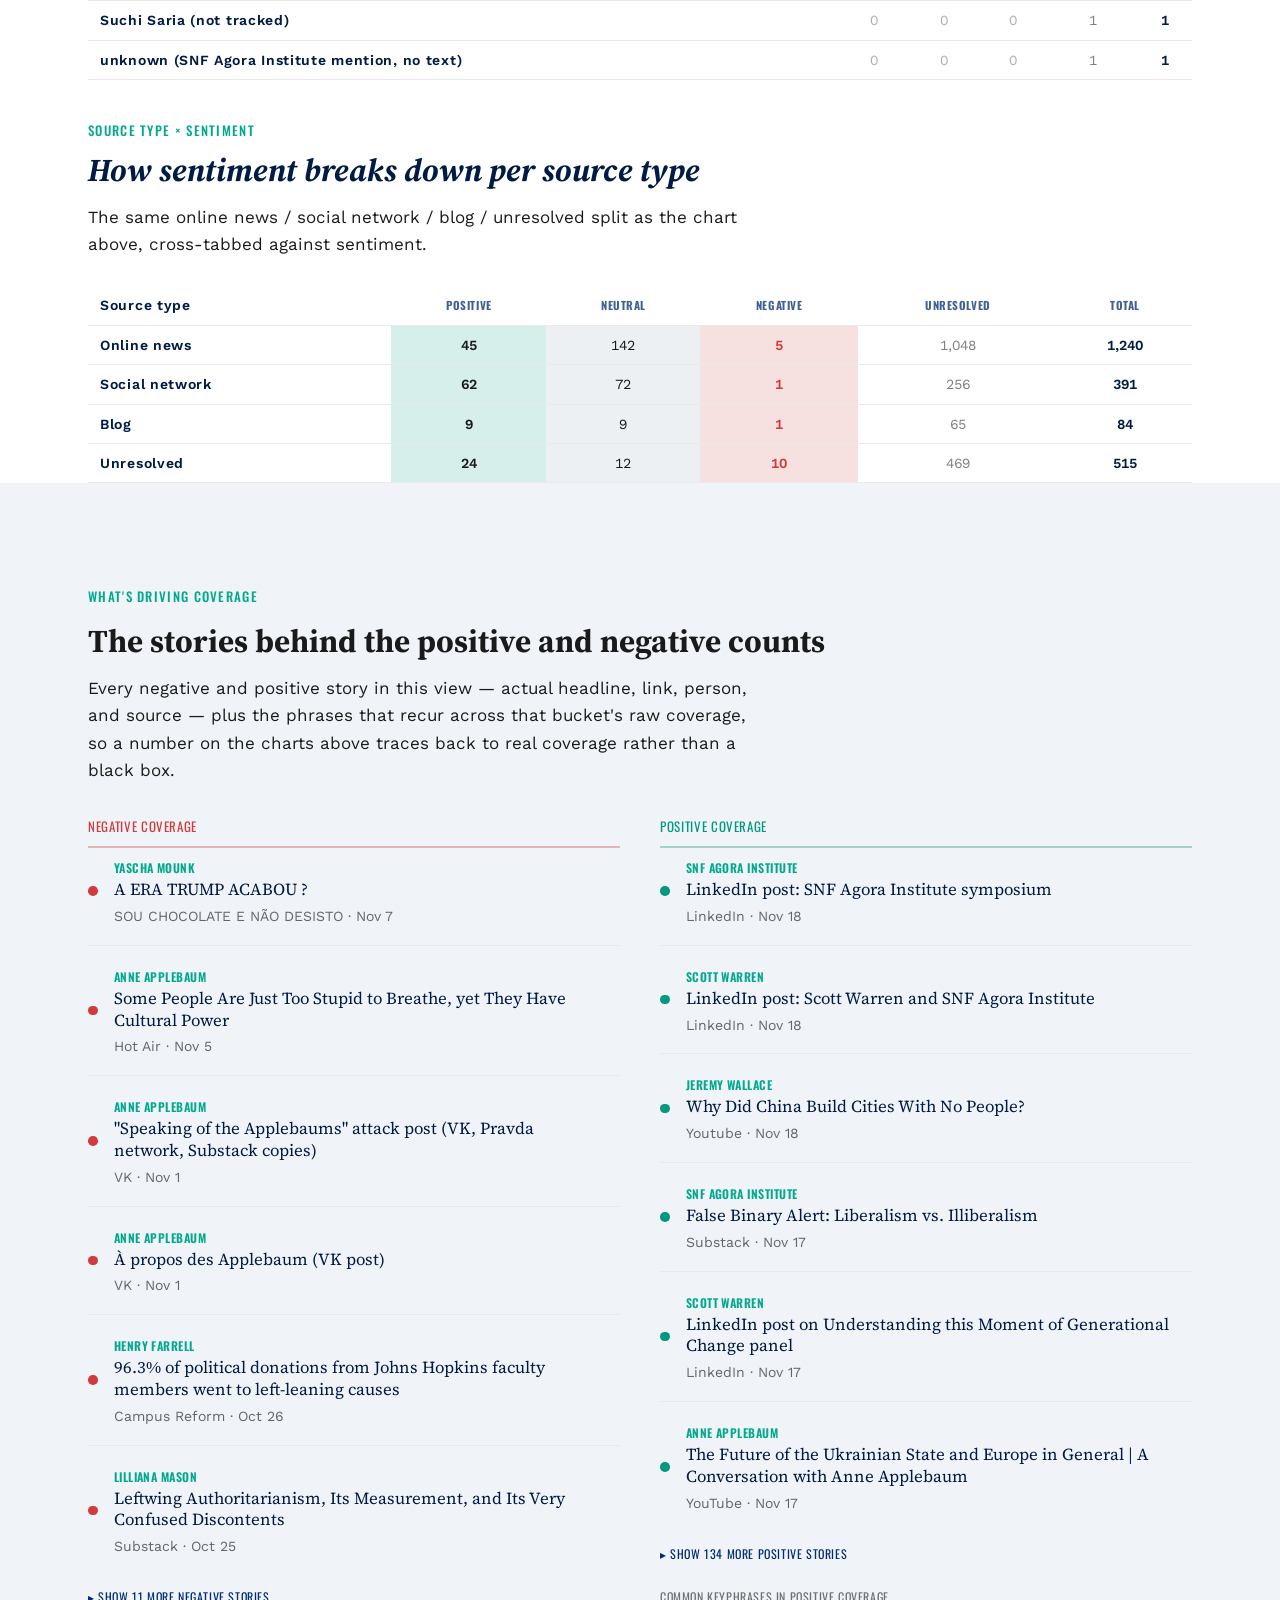
<file: trends.html>
<!DOCTYPE html>
<html lang="en">
<head>
<meta charset="UTF-8">
<meta name="viewport" content="width=device-width, initial-scale=1.0">
<title>SNF Agora Institute | Media Monitor — Trends</title>
<meta name="description" content="Weekly volume, reach, and sentiment trends for SNF Agora Institute media coverage — top sources, source types, and a per-person coverage heatmap.">
<link rel="preconnect" href="https://fonts.googleapis.com">
<link href="https://fonts.googleapis.com/css2?family=Oswald:wght@400;500;600;700&family=Source+Serif+4:ital,wght@0,400;0,600;0,700;1,400;1,600;1,700&family=Work+Sans:wght@400;500;600;700&display=swap" rel="stylesheet">
<link rel="stylesheet" href="css/style.css">
<script>
  document.documentElement.classList.add('js-reveal');
</script>
<script src="js/utils.js" defer></script>
<script src="js/trends.js" defer></script>
</head>
<body>

<a class="skip-link" href="#main">Skip to main content</a>

<header id="site-header" class="site-header">
  <div class="site-header__inner container">
    <a class="site-header__brand" href="index.html">
      <span class="site-header__superlabel">SNF Agora Institute · Johns Hopkins</span>
      <span class="site-header__wordmark">Media Monitor</span>
    </a>
    <nav class="site-header__nav" aria-label="Primary">
      <a class="site-header__link" href="index.html">Overview</a>
      <a class="site-header__link" href="people.html">People</a>
      <a class="site-header__link" href="stories.html">Stories</a>
      <a class="site-header__link site-header__link--active" href="trends.html">Trends</a>
      <a class="site-header__link" href="repost.html">Repost</a>
      <a class="site-header__link" href="ces.html">CES</a>
      <a class="site-header__link" href="about.html">About</a>
    </nav>
    <a class="site-header__cta btn btn--pill" href="repost.html">Repost today<span class="btn__arrow">→</span></a>
    <button class="site-header__toggle" type="button" aria-expanded="false" aria-controls="site-header-nav" aria-label="Toggle navigation menu"></button>
  </div>
</header>

<main id="main">

  <div class="page-head container">
    <p class="page-head__eyebrow eyebrow eyebrow--teal">Trends</p>
    <h1 class="page-head__title">Volume, reach, and sentiment over the window</h1>
    <p class="page-head__intro" id="page-intro">Loading the latest snapshot…</p>
  </div>

  <div class="container">
    <div class="filter-row" id="scope-filter-row">
      <span class="eyebrow" style="margin-right:0.25rem;">Scope</span>
      <a class="filter-chip" id="scope-chip-all" href="trends.html">All Institute</a>
      <a class="filter-chip" id="scope-chip-ces" href="trends.html?scope=ces">CES Only</a>
    </div>
  </div>

  <section id="trends-root" aria-label="Trends">

    <div class="container">
      <div class="page-head" style="padding-block: 2rem 1rem;">
        <p class="page-head__eyebrow eyebrow eyebrow--teal">Weekly volume</p>
        <h2 class="page-head__title" style="font-size: var(--fs-h2);">Mentions per week</h2>
        <p class="page-head__intro">Every ISO week across the window, zero-filled.</p>
      </div>
      <div id="chart-weekly-volume" data-loading="true"></div>
    </div>

    <div class="container">
      <div class="page-head" style="padding-block: 2.5rem 1rem;">
        <p class="page-head__eyebrow eyebrow eyebrow--teal">Weekly reach</p>
        <h2 class="page-head__title" style="font-size: var(--fs-h2);">Reach proxy per week</h2>
        <p class="page-head__intro">A syndication proxy (summed similar-mention counts), not impressions — plotted as its own chart, never a second axis on the volume chart above.</p>
      </div>
      <div id="chart-weekly-reach" data-loading="true"></div>
    </div>

    <section class="section-divider section-divider--light" aria-labelledby="sentiment-weeks-head">
      <div class="section-divider__inner container">
        <p class="section-divider__eyebrow eyebrow eyebrow--teal" id="sentiment-weeks-head">Sentiment by week</p>
        <h2 class="section-divider__title">How entity sentiment has moved week to week</h2>
        <p class="section-divider__intro">Each week's diverging bar, with that week's unresolved share tracked separately beneath it — unresolved is never folded into neutral.</p>
        <div id="chart-sentiment-weeks" data-loading="true" style="margin-top: 2rem; max-width: 720px;"></div>
      </div>
    </section>

    <div class="container">
      <div class="page-head" style="padding-block: 2.5rem 1rem;">
        <p class="page-head__eyebrow eyebrow eyebrow--teal">Top sources</p>
        <h2 class="page-head__title" style="font-size: var(--fs-h2);">Where the coverage is coming from</h2>
        <p class="page-head__intro">Top 8 sources by mention count, folded to a single "Other" row beyond that — never a 9th generated hue.</p>
      </div>
      <div id="chart-top-sources" data-loading="true" style="max-width: 640px;"></div>
    </div>

    <div class="container">
      <div class="page-head" style="padding-block: 2.5rem 1rem;">
        <p class="page-head__eyebrow eyebrow eyebrow--teal">Source types</p>
        <h2 class="page-head__title" style="font-size: var(--fs-h2);">Online news, social, blog — and what didn't resolve</h2>
        <p class="page-head__intro">Source type is joined from the raw-document record where the URL matches; it doesn't always join cleanly, so "unresolved" is shown honestly rather than guessed.</p>
      </div>
      <div id="chart-source-types" data-loading="true" style="max-width: 720px;"></div>
    </div>

    <div class="container">
      <div class="page-head" style="padding-block: 2.5rem 1rem;">
        <p class="page-head__eyebrow eyebrow eyebrow--teal">Person × sentiment</p>
        <h2 class="page-head__title" style="font-size: var(--fs-h2);">How sentiment breaks down per person</h2>
        <p class="page-head__intro">Every person with at least one mention in this view, sentiment counts side by side — sorted by total mentions, same four buckets as every chart above.</p>
      </div>
      <div id="chart-person-sentiment-crosstab" data-loading="true"></div>
    </div>

    <div class="container">
      <div class="page-head" style="padding-block: 2.5rem 1rem;">
        <p class="page-head__eyebrow eyebrow eyebrow--teal">Source type × sentiment</p>
        <h2 class="page-head__title" style="font-size: var(--fs-h2);">How sentiment breaks down per source type</h2>
        <p class="page-head__intro">The same online news / social network / blog / unresolved split as the chart above, cross-tabbed against sentiment.</p>
      </div>
      <div id="chart-source-type-sentiment-crosstab" data-loading="true"></div>
    </div>

    <section class="section-divider section-divider--light" aria-labelledby="sentiment-drivers-head">
      <div class="section-divider__inner container">
        <p class="section-divider__eyebrow eyebrow eyebrow--teal" id="sentiment-drivers-head">What's driving coverage</p>
        <h2 class="section-divider__title">The stories behind the positive and negative counts</h2>
        <p class="section-divider__intro">Every negative and positive story in this view — actual headline, link, person, and source — plus the phrases that recur across that bucket's raw coverage, so a number on the charts above traces back to real coverage rather than a black box.</p>
        <div class="sentiment-drivers-grid" style="margin-top: 2rem;">
          <div class="sentiment-drivers__panel">
            <p class="sentiment-drivers__panel-head sentiment-drivers__panel-head--negative">Negative coverage</p>
            <div id="sentiment-drivers-negative" data-loading="true"></div>
          </div>
          <div class="sentiment-drivers__panel">
            <p class="sentiment-drivers__panel-head sentiment-drivers__panel-head--positive">Positive coverage</p>
            <div id="sentiment-drivers-positive" data-loading="true"></div>
          </div>
        </div>
      </div>
    </section>

    <div class="container">
      <div class="page-head" style="padding-block: 2.5rem 1rem;">
        <p class="page-head__eyebrow eyebrow eyebrow--teal">Coverage heatmap</p>
        <h2 class="page-head__title" style="font-size: var(--fs-h2);">Who's covered, and in which weeks</h2>
        <p class="page-head__intro" id="heatmap-intro">The most-covered people in this view, one row each, darker cells meaning more mentions that week.</p>
      </div>
      <div id="chart-people-heatmap" data-loading="true"></div>
    </div>

    <div class="container">
      <div class="page-head" style="padding-block: 2.5rem 1rem;">
        <p class="page-head__eyebrow eyebrow eyebrow--teal">Week over week</p>
        <h2 class="page-head__title" style="font-size: var(--fs-h2);">The full weekly table</h2>
        <p class="page-head__intro">The honest fallback for every chart above, in one place — this table is never gated behind a chart.</p>
      </div>
      <div id="wow-table" data-loading="true" style="overflow-x:auto;"></div>
    </div>

  </section>

</main>

<footer id="site-footer" class="site-footer">
  <div class="site-footer__inner container">
    <div class="site-footer__brand">SNF Agora Institute Media Monitor</div>

    <div class="site-footer__col">
      <p class="site-footer__col-head eyebrow eyebrow--sky">Explore</p>
      <a class="site-footer__link" href="people.html">People</a>
      <a class="site-footer__link" href="stories.html">Stories</a>
      <a class="site-footer__link" href="trends.html">Trends</a>
      <a class="site-footer__link" href="repost.html">Repost</a>
    </div>

    <div class="site-footer__col">
      <p class="site-footer__col-head eyebrow eyebrow--sky">Views</p>
      <a class="site-footer__link" href="ces.html">Center for Economy and Society</a>
      <a class="site-footer__link" href="about.html">Methodology</a>
    </div>

    <div class="site-footer__col">
      <p class="site-footer__col-head eyebrow eyebrow--sky">Data</p>
      <span class="site-footer__link" id="footer-generated-at">Generated —</span>
    </div>

    <p class="site-footer__attribution">This dashboard tracks press and social mentions of people affiliated with the <a class="site-footer__attribution-link" href="https://snfagora.jhu.edu">SNF Agora Institute at Johns Hopkins University</a>. It is an internal monitoring tool, not a public claim about reach or impact — see the Methodology page for what each number does and does not mean.</p>
    <p class="site-footer__legal">© 2026 SNF Agora Institute. Internal use.</p>
  </div>
</footer>

</body>
</html>
</file>
<file: css/style.css>
/* ==========================================================================
   SNF Agora Institute — Media Monitor Dashboard Stylesheet
   Sibling stylesheet to /ces_website/css/style.css: same brand tokens, type
   system, and component contracts (site-header, hero, section-divider, btn,
   avatar, person-card, person-hero/profile, tag, link-chip, eyebrow). This
   file is a shared, binding CSS-class contract — do not rename existing
   classes; people.html/person.html/ces.html/stories.html/trends.html/
   repost.html/about.html all depend on the selectors below.
   Owner: dashboard-foundation agent. Sections 1–18 mirror the CES base
   almost verbatim (see header comment there) so every page reads as a
   sibling, not a reinvention. Section 19+ is new: dashboard-specific data
   primitives (KPI tiles, sentiment bar, timeline, bar lists, story rows,
   repost cards) that did not exist on the CES site.

   Dark mode: intentionally NOT implemented, matching the CES site (which
   ships light-only). If a future pass adds dark mode, the validated dark
   chart steps are recorded in §19.1 as a comment, ready to drop in behind
   `@media (prefers-color-scheme: dark)` — do not invent new dark values,
   use those.
   ========================================================================== */

/* Fonts (Oswald / Source Serif 4 / Work Sans) are loaded once, via the
   <link rel="preconnect"> + <link rel="stylesheet"> pair in each page's
   <head> — not re-imported here. See ces_website/css/style.css's identical
   note for the rationale (earlier font discovery, single request path). */

/* --------------------------------------------------------------------------
   1. Tokens
   -------------------------------------------------------------------------- */
:root {
  /* Brand colors (verified, shared with ces_website — do not invent new ones) */
  --navy:      #001b44;
  --blue:      #002d72;
  --skyblue:   #68ace5;
  --olive:     #d2d857;
  --teal:      #00a98e;
  --darkteal:  #093d49;
  --offwhite:  #f0f3f7;
  --lightgray: #eaeaea;
  --white:     #ffffff;
  --ink:       #1a1a1a;

  /* Type families */
  --font-display: 'Source Serif 4', Georgia, serif;
  --font-label:   'Oswald', 'Arial Narrow', sans-serif;
  --font-body:    'Work Sans', system-ui, sans-serif;

  /* Type scale */
  --fs-hero:    clamp(2.75rem, 6vw, 5rem);
  --fs-h1:      clamp(2rem, 4vw, 3.25rem);
  --fs-work:    clamp(1.4rem, 2.4vw, 2rem);
  --fs-h2:      clamp(1.5rem, 2.5vw, 2.25rem);
  --fs-h3:      1.25rem;
  --fs-eyebrow: 0.8125rem;
  --fs-nav:     0.9375rem;
  --fs-body:    1.0625rem;
  --fs-small:   0.875rem;

  /* Spacing & shape */
  --maxw: 1200px;
  --maxw-read: 680px;
  --gutter: clamp(1.25rem, 4vw, 3rem);
  --radius-pill: 999px;
  --radius-card: 10px;
  --band-pad: clamp(3.5rem, 8vw, 7rem);
  --shadow-card: 0 2px 4px rgba(0,27,68,.04), 0 12px 28px rgba(0,27,68,.08);
  --rule-accent: 3px;

  --ease: cubic-bezier(.2,.6,.2,1);

  /* ---- Chart color contract (validated — see §19.1) ---- */
  --cat-1: #2a6fd0;   /* online news */
  --cat-2: #009880;   /* social network */
  --cat-3: #9a7b00;   /* blog */
  --cat-muted: #8c8f96; /* unresolved / Other */
  --seq-1: #dce9fa; --seq-2: #b9d2f4; --seq-3: #8fb6ea; --seq-4: #5f93dd;
  --seq-5: #2a6fd0; --seq-6: #1f52a0; --seq-7: #163b74;
  --neg: #d03b3b; --mid: #dfe3ea; --pos: #009880;
}

/* --------------------------------------------------------------------------
   2. Reset & base
   -------------------------------------------------------------------------- */
*, *::before, *::after { box-sizing: border-box; }

html { scroll-behavior: smooth; }

body {
  margin: 0;
  font-family: var(--font-body);
  font-size: var(--fs-body);
  line-height: 1.6;
  color: var(--ink);
  background: var(--white);
  -webkit-font-smoothing: antialiased;
}

img { max-width: 100%; display: block; }
a { color: inherit; text-decoration: none; }
ul, ol { margin: 0; padding: 0; list-style: none; }
h1, h2, h3, h4, p { margin: 0; }
button { font-family: inherit; border: none; background: none; cursor: pointer; }
table { border-collapse: collapse; width: 100%; }

:focus-visible {
  outline: 3px solid var(--skyblue);
  outline-offset: 2px;
}

.container {
  max-width: var(--maxw);
  margin-inline: auto;
  padding-inline: var(--gutter);
}

/* --------------------------------------------------------------------------
   3. Primitives
   -------------------------------------------------------------------------- */

.eyebrow {
  font-family: var(--font-label);
  font-size: var(--fs-eyebrow);
  text-transform: uppercase;
  letter-spacing: 0.1em;
  font-weight: 500;
  color: var(--blue);
}
.eyebrow--teal  { color: var(--teal); }
.eyebrow--olive { color: var(--navy); background: var(--olive); padding: 0.15em 0.5em; border-radius: 3px; display: inline-block; }
.eyebrow--sky   { color: var(--skyblue); }
.eyebrow--navy  { color: var(--navy); }

.tag {
  display: inline-block;
  font-family: var(--font-body);
  font-size: var(--fs-small);
  font-weight: 500;
  padding: 0.3em 0.75em;
  border-radius: var(--radius-pill);
}
.tag--focus { background: var(--offwhite); color: var(--blue); }
.tag--role  { background: var(--darkteal); color: var(--white); }
.tag--ces   { background: var(--olive); color: var(--navy); }

.link-chip {
  display: inline-flex;
  align-items: center;
  gap: 0.4em;
  font-family: var(--font-body);
  font-size: var(--fs-small);
  font-weight: 600;
  color: var(--blue);
  border: 1px solid var(--lightgray);
  border-radius: var(--radius-pill);
  padding: 0.5em 1em;
  transition: border-color 0.2s var(--ease), color 0.2s var(--ease), background 0.2s var(--ease);
}
.link-chip:hover { border-color: var(--teal); color: var(--teal); background: var(--offwhite); }

.page-head { padding-block: var(--band-pad) calc(var(--band-pad) * 0.5); }
.page-head__eyebrow { display: block; margin-bottom: 0.75rem; }
.page-head__title {
  font-family: var(--font-display);
  font-size: var(--fs-h1);
  line-height: 1.1;
  font-style: italic;
  color: var(--navy);
  margin-bottom: 1rem;
}
.page-head__intro { max-width: var(--maxw-read); font-size: var(--fs-body); color: var(--ink); }

/* Generic honest-empty-state message (used across every page whenever a
   filter, a person, or a section has nothing to show — CES's app.js used
   this class without ever defining it; this dashboard leans on empty states
   constantly, so it is a first-class styled primitive here). */
.empty-state {
  font-family: var(--font-body);
  font-size: var(--fs-small);
  color: var(--ink);
  opacity: 0.65;
  padding: 1.5rem 0;
}
.empty-state--panel {
  background: var(--offwhite);
  border-radius: var(--radius-card);
  padding: 1.75rem;
  opacity: 1;
}

/* --------------------------------------------------------------------------
   4. Buttons — pill with trailing arrow circle (shared brand affordance)
   -------------------------------------------------------------------------- */

.btn {
  display: inline-flex;
  align-items: center;
  gap: 0.6em;
  font-family: var(--font-body);
  font-weight: 600;
  font-size: var(--fs-small);
  padding: 0.7em 0.5em 0.7em 1.4em;
  border-radius: var(--radius-pill);
  white-space: nowrap;
  transition: background 0.2s var(--ease), color 0.2s var(--ease), border-color 0.2s var(--ease);
}

.btn__arrow {
  display: inline-flex;
  align-items: center;
  justify-content: center;
  width: 2em;
  height: 2em;
  border-radius: 50%;
  background: var(--olive);
  color: var(--navy);
  transition: transform 0.2s var(--ease), background 0.2s var(--ease);
}
.btn:hover .btn__arrow { transform: translateX(3px); background: var(--skyblue); }

.btn--pill { background: var(--blue); color: var(--white); }
.btn--pill:hover { background: var(--navy); }

.btn--pill--ghost {
  background: transparent;
  color: var(--blue);
  border: 1.5px solid var(--blue);
  padding: calc(0.7em - 1.5px) calc(0.5em - 1.5px) calc(0.7em - 1.5px) calc(1.4em - 1.5px);
}
.btn--pill--ghost:hover { background: var(--offwhite); }
.btn--pill--ghost .btn__arrow { background: transparent; border: 1.5px solid var(--olive); color: var(--navy); }

.btn--pill--olive { background: var(--olive); color: var(--navy); }
.btn--pill--olive .btn__arrow { background: var(--navy); color: var(--olive); }

/* Small variant — used inside table rows / story rows (Copy, Read ↗, etc.) */
.btn--sm {
  padding: 0.45em 0.4em 0.45em 0.9em;
  font-size: 0.8rem;
}
.btn--sm .btn__arrow { width: 1.6em; height: 1.6em; }

.section-divider--navy .btn--pill--ghost,
.section-divider--teal .btn--pill--ghost,
.hero .btn--pill--ghost {
  color: var(--white);
  border-color: rgba(255,255,255,0.6);
}
.section-divider--navy .btn--pill--ghost:hover,
.section-divider--teal .btn--pill--ghost:hover,
.hero .btn--pill--ghost:hover { background: rgba(255,255,255,0.1); }

/* --------------------------------------------------------------------------
   5. Avatar system + fallback tile
   -------------------------------------------------------------------------- */

.avatar {
  position: relative;
  display: inline-flex;
  align-items: center;
  justify-content: center;
  border-radius: var(--radius-card);
  overflow: hidden;
  flex-shrink: 0;
  background: var(--lightgray);
}
.avatar--xs { width: 2rem;   height: 2rem;   border-radius: 50%; }
.avatar--sm { width: 2.75rem; height: 2.75rem; border-radius: 8px; }
.avatar--md { width: 4rem;   height: 4rem;   border-radius: 8px; }
.avatar--lg { width: 8rem;   height: 8rem;   border-radius: 10px; }

.avatar__img { width: 100%; height: 100%; object-fit: cover; }

.avatar--tile { background: var(--blue); }
.avatar--tile.avatar--blue     { background: var(--blue); }
.avatar--tile.avatar--teal     { background: var(--teal); }
.avatar--tile.avatar--darkteal { background: var(--darkteal); }
.avatar--tile.avatar--navy     { background: var(--navy); }

.avatar__initials {
  font-family: var(--font-label);
  color: var(--white);
  font-weight: 500;
  letter-spacing: 0.02em;
  text-transform: uppercase;
}
.avatar--xs .avatar__initials { font-size: 0.7rem; }
.avatar--sm .avatar__initials { font-size: 0.9rem; }
.avatar--md .avatar__initials { font-size: 1.3rem; }
.avatar--lg .avatar__initials { font-size: 2.5rem; }

[data-no-photo] {
  position: relative;
  background: var(--blue);
  display: inline-flex;
  align-items: center;
  justify-content: center;
}
[data-no-photo]::after {
  content: attr(data-initials);
  font-family: var(--font-label);
  color: var(--white);
  font-weight: 500;
  text-transform: uppercase;
  letter-spacing: 0.02em;
}

/* --------------------------------------------------------------------------
   6. Site Header / Masthead
   -------------------------------------------------------------------------- */

.skip-link {
  position: absolute;
  top: -3rem;
  left: 0;
  z-index: 200;
  background: var(--navy);
  color: var(--white);
  padding: 0.6rem 1.25rem;
  font-family: var(--font-label);
  font-size: var(--fs-small);
  text-transform: uppercase;
  letter-spacing: 0.02em;
  border-radius: 0 0 var(--radius-card) 0;
  transition: top 0.15s var(--ease);
}
.skip-link:focus { top: 0; }

.site-header {
  position: sticky;
  top: 0;
  z-index: 100;
  background: var(--white);
  border-bottom: 1px solid var(--lightgray);
}

.site-header__inner {
  max-width: var(--maxw);
  margin-inline: auto;
  padding-inline: var(--gutter);
  display: flex;
  align-items: center;
  justify-content: space-between;
  gap: 1.5rem;
  min-height: 4.5rem;
  padding-block: 0.75rem;
}

.site-header__brand { display: flex; flex-direction: column; gap: 0.15rem; line-height: 1.1; }

.site-header__superlabel {
  font-family: var(--font-label);
  font-size: 0.6875rem;
  text-transform: uppercase;
  letter-spacing: 0.1em;
  color: var(--teal);
  font-weight: 500;
}

.site-header__wordmark {
  font-family: var(--font-display);
  font-style: italic;
  font-size: 1.15rem;
  font-weight: 600;
  color: var(--navy);
}

.site-header__nav { display: flex; align-items: center; gap: clamp(1rem, 2vw, 2rem); }

.site-header__link {
  font-family: var(--font-label);
  font-size: var(--fs-nav);
  text-transform: uppercase;
  letter-spacing: 0.06em;
  color: var(--ink);
  padding-bottom: 0.35rem;
  border-bottom: 2px solid transparent;
  transition: color 0.2s var(--ease), border-color 0.2s var(--ease);
}
.site-header__link:hover { color: var(--blue); }
.site-header__link--active { color: var(--navy); border-bottom-color: var(--olive); }

.site-header__cta { flex-shrink: 0; }

.site-header__toggle { display: none; width: 2.25rem; height: 2.25rem; position: relative; }
.site-header__toggle::before,
.site-header__toggle::after {
  content: '';
  position: absolute;
  left: 0.4rem;
  right: 0.4rem;
  height: 2px;
  background: var(--navy);
  transition: transform 0.2s var(--ease);
}
.site-header__toggle::before { top: 0.8rem; }
.site-header__toggle::after  { top: 1.35rem; }
.site-header__toggle[aria-expanded="true"]::before { transform: translateY(0.27rem) rotate(45deg); }
.site-header__toggle[aria-expanded="true"]::after  { transform: translateY(-0.27rem) rotate(-45deg); }

@media (max-width: 900px) {
  .site-header__nav {
    display: none;
    position: absolute;
    top: 100%;
    left: 0;
    right: 0;
    background: var(--white);
    border-bottom: 1px solid var(--lightgray);
    flex-direction: column;
    align-items: flex-start;
    gap: 0;
    padding: 0.5rem var(--gutter) 1rem;
  }
  .site-header__nav[data-open="true"] { display: flex; }
  .site-header__link { width: 100%; padding: 0.75rem 0; border-bottom: 1px solid var(--lightgray); }
  .site-header__cta { display: none; }
  .site-header__toggle { display: block; }
}

/* --------------------------------------------------------------------------
   7. Hero (home / ces only)
   -------------------------------------------------------------------------- */

.hero {
  position: relative;
  overflow: hidden;
  background: var(--navy);
  color: var(--white);
  padding-block: calc(var(--band-pad) * 0.9) calc(var(--band-pad) * 0.7);
}

.hero__bg {
  position: absolute;
  inset: 0;
  background:
    repeating-linear-gradient(115deg, rgba(255,255,255,0.035) 0px, rgba(255,255,255,0.035) 1px, transparent 1px, transparent 90px),
    radial-gradient(circle at 15% 20%, rgba(104,172,229,0.35), transparent 55%),
    radial-gradient(circle at 85% 80%, rgba(0,169,142,0.3), transparent 55%),
    linear-gradient(160deg, var(--blue), var(--navy) 65%);
  z-index: 0;
}

.hero__inner { position: relative; z-index: 1; max-width: 780px; }
.hero__eyebrow { color: var(--skyblue); margin-bottom: 1.25rem; }
.hero__headline {
  font-family: var(--font-display);
  font-style: italic;
  font-size: var(--fs-hero);
  /* 1.2, not the CES token's 1.05: at hero size this italic serif's
     descenders (q/g/y/j) get clipped by a tighter line box, and the
     .hero__mark background (sized to the line box) then crops the
     descender of "q" enough that it misreads as "a" — verified via a
     rendered screenshot. 1.2 keeps the tight editorial rhythm while
     giving descenders room; this is a local, presentational fix and
     does not change the shared --fs-hero size token. */
  line-height: 1.2;
  font-weight: 600;
  margin-bottom: 1.5rem;
}
.hero__mark {
  background: var(--olive);
  color: var(--navy);
  padding: 0 0.15em;
  box-decoration-break: clone;
  -webkit-box-decoration-break: clone;
}
.hero__lede { font-size: 1.15rem; color: var(--offwhite); max-width: var(--maxw-read); margin-bottom: 1.5rem; }
.hero__actions { display: flex; flex-wrap: wrap; gap: 1rem; }

/* Scope banner — the honest "you are viewing a filtered slice" strip used
   on ces.html (and anywhere ?scope=ces is applied). Sits directly under the
   header, above the hero, so scope is legible before any numbers render. */
.scope-banner {
  background: var(--offwhite);
  border-bottom: 1px solid var(--lightgray);
  padding-block: 0.85rem;
}
.scope-banner__inner {
  display: flex;
  align-items: center;
  gap: 0.6rem;
  font-family: var(--font-body);
  font-size: var(--fs-small);
  color: var(--ink);
}
.scope-banner__badge {
  font-family: var(--font-label);
  font-size: 0.6875rem;
  text-transform: uppercase;
  letter-spacing: 0.08em;
  font-weight: 600;
  color: var(--navy);
  background: var(--olive);
  border-radius: var(--radius-pill);
  padding: 0.25em 0.75em;
  flex-shrink: 0;
}

/* --------------------------------------------------------------------------
   8. Section Divider
   -------------------------------------------------------------------------- */

.section-divider { padding-block: var(--band-pad); position: relative; }
.section-divider--navy { background: linear-gradient(135deg, var(--blue), var(--navy)); color: var(--white); }
.section-divider--light { background: var(--offwhite); color: var(--ink); }
.section-divider--teal { background: var(--darkteal); color: var(--white); }
.section-divider__inner { position: relative; z-index: 1; }
.section-divider__eyebrow { display: block; margin-bottom: 1rem; }
.section-divider__title {
  font-family: var(--font-display);
  font-size: var(--fs-h2);
  line-height: 1.15;
  margin-bottom: 1rem;
}
.section-divider__title.is-italic { font-style: italic; }
.section-divider__intro { max-width: var(--maxw-read); font-size: var(--fs-body); }
.section-divider--navy .section-divider__intro,
.section-divider--teal .section-divider__intro { color: var(--offwhite); }

/* Lightweight full-bleed rule used to separate two bands within one page
   without the padding-heavy full .section-divider treatment (e.g. Covered /
   Tracked-no-coverage on people.html, or CES's zero-coverage band). */
.section-divider--rule {
  border-top: 1px solid var(--lightgray);
  margin-block: 0.5rem;
}

/* --------------------------------------------------------------------------
   9. Focus-style grid (kept for parity; unused directly on this site today
      but part of the shared component contract other pages may draw on)
   -------------------------------------------------------------------------- */

.focus-grid {
  display: grid;
  grid-template-columns: repeat(auto-fill, minmax(300px, 1fr));
  gap: 1.5rem;
  padding-block: var(--band-pad);
}
.focus-card {
  display: flex;
  flex-direction: column;
  background: var(--white);
  border: 1px solid var(--lightgray);
  border-radius: var(--radius-card);
  padding: 1.75rem;
  position: relative;
  box-shadow: var(--shadow-card);
  transition: transform 0.2s var(--ease), box-shadow 0.2s var(--ease);
}
.focus-card:hover { transform: translateY(-3px); box-shadow: 0 4px 8px rgba(0,27,68,.06), 0 20px 36px rgba(0,27,68,.12); }
.focus-card__title { font-family: var(--font-display); font-size: var(--fs-h3); margin-bottom: 0.6rem; color: var(--navy); }
.focus-card__desc { font-size: var(--fs-small); color: var(--ink); margin-bottom: 1.25rem; flex-grow: 1; }

/* --------------------------------------------------------------------------
   10. Person grid & card (roster contract — people.html, ces.html roster)
   -------------------------------------------------------------------------- */

.person-grid {
  display: grid;
  grid-template-columns: repeat(auto-fill, minmax(240px, 1fr));
  gap: 1.5rem;
  padding-block: 2.5rem;
}

.person-card {
  display: flex;
  flex-direction: column;
  background: var(--white);
  border: 1px solid var(--lightgray);
  border-radius: var(--radius-card);
  overflow: hidden;
  transition: transform 0.2s var(--ease), box-shadow 0.2s var(--ease);
}
.person-card:hover { transform: translateY(-3px); box-shadow: var(--shadow-card); }

.person-card__media { padding: 1.5rem 1.5rem 0; display: flex; }
.person-card__media .avatar { width: 4.5rem; height: 4.5rem; }
.person-card__media .avatar__initials { font-size: 1.5rem; }

.person-card__body { padding: 1rem 1.5rem 1.5rem; display: flex; flex-direction: column; gap: 0.5rem; }
.person-card__name { font-family: var(--font-display); font-size: 1.2rem; color: var(--navy); }
.person-card__title {
  font-size: var(--fs-small);
  color: var(--ink);
  display: -webkit-box;
  -webkit-line-clamp: 2;
  -webkit-box-orient: vertical;
  overflow: hidden;
}
.person-card__tags { display: flex; flex-wrap: wrap; gap: 0.4rem; margin-top: 0.25rem; }

/* Repurposed per DESIGN_SPEC as a coverage cue rather than a "works" cue:
   "12 MENTIONS · LAST 31 JUL" or, for no-coverage people, "NO COVERAGE
   LOGGED YET" in muted ink. Same class, two content states — no CSS change
   needed, only a modifier for the muted/no-coverage case. */
.person-card__workcue {
  font-family: var(--font-label);
  font-size: 0.75rem;
  text-transform: uppercase;
  letter-spacing: 0.06em;
  color: var(--teal);
  font-weight: 500;
  margin-top: 0.5rem;
}
.person-card__workcue--muted { color: var(--ink); opacity: 0.5; }

.person-card__sparkline { margin-top: 0.5rem; }

/* --------------------------------------------------------------------------
   11. Person detail — profile layout (person.html contract)
   -------------------------------------------------------------------------- */

.person-hero {
  display: grid;
  grid-template-columns: minmax(160px, 240px) 1fr;
  gap: clamp(1.5rem, 4vw, 3rem);
  align-items: start;
  padding-block: var(--band-pad);
  background: var(--offwhite);
}
.person-hero__media .avatar { width: 100%; height: auto; aspect-ratio: 1; }
.person-hero__media .avatar__initials { font-size: 3rem; }
.person-hero__identity { display: flex; flex-direction: column; gap: 0.75rem; }
.person-hero__name { font-family: var(--font-display); font-size: var(--fs-h1); color: var(--navy); }
.person-hero__title { font-size: 1.05rem; color: var(--ink); }
.person-hero__tags { display: flex; flex-wrap: wrap; gap: 0.5rem; margin-top: 0.25rem; }
.person-hero__links { display: flex; flex-wrap: wrap; gap: 0.75rem; margin-top: 0.5rem; }

.person-profile__body {
  display: grid;
  grid-template-columns: 2fr 1fr;
  gap: clamp(2rem, 5vw, 4rem);
  align-items: start;
  padding-block: var(--band-pad);
}

@media (max-width: 900px) {
  .person-hero { grid-template-columns: 1fr; text-align: left; }
  .person-hero__media .avatar { width: 8rem; height: 8rem; aspect-ratio: auto; }
  .person-profile__body { grid-template-columns: 1fr; }
  .work-section { order: 1; }
  .person-aside { order: 2; margin-top: 2.5rem; }
}

/* --------------------------------------------------------------------------
   12. Work section / work-item (kept for contract parity — a person's
       #person-stories reverse-chron list is expected to reuse this pattern)
   -------------------------------------------------------------------------- */

.work-section { border-left: var(--rule-accent) solid var(--teal); padding-left: clamp(1.25rem, 3vw, 2rem); }
.work-section__head { display: flex; align-items: baseline; justify-content: space-between; gap: 1rem; margin-bottom: 1.5rem; flex-wrap: wrap; }
.work-section__count { font-family: var(--font-label); font-size: var(--fs-small); text-transform: uppercase; letter-spacing: 0.06em; color: var(--blue); opacity: 0.7; }
.work-list { display: flex; flex-direction: column; }

.work-item {
  display: grid;
  grid-template-columns: auto 1fr auto;
  gap: 1.25rem;
  align-items: start;
  padding-block: 1.75rem;
  border-bottom: 1px solid var(--lightgray);
  transition: opacity 0.2s var(--ease);
}
.work-item:first-child { padding-top: 0; }
.work-item:hover .work-item__title { color: var(--blue); }
.work-item:hover .work-item__cue { background: var(--skyblue); border-color: var(--skyblue); color: var(--white); }

.work-item__badge {
  font-family: var(--font-label);
  font-size: 0.6875rem;
  text-transform: uppercase;
  letter-spacing: 0.06em;
  font-weight: 600;
  color: var(--white);
  background: var(--navy);
  border-radius: var(--radius-pill);
  padding: 0.35em 0.75em;
  white-space: nowrap;
  align-self: start;
  margin-top: 0.3rem;
}
.work-item__content { min-width: 0; }
.work-item__title { font-family: var(--font-display); font-size: var(--fs-work); line-height: 1.2; color: var(--navy); margin-bottom: 0.4rem; transition: color 0.2s var(--ease); }
.work-item__meta { font-family: var(--font-body); font-size: var(--fs-small); color: var(--blue); opacity: 0.75; margin-bottom: 0.4rem; }
.work-item__cue {
  width: 2.25rem; height: 2.25rem; border-radius: 50%;
  border: 1.5px solid var(--lightgray);
  display: flex; align-items: center; justify-content: center;
  color: var(--blue); flex-shrink: 0;
  transition: background 0.2s var(--ease), border-color 0.2s var(--ease), color 0.2s var(--ease);
}

/* --------------------------------------------------------------------------
   13. Person aside
   -------------------------------------------------------------------------- */

.person-aside { background: var(--offwhite); border-radius: var(--radius-card); padding: clamp(1.5rem, 3vw, 2.25rem); display: flex; flex-direction: column; gap: 2rem; }
.person-aside__head { font-family: var(--font-label); font-size: var(--fs-eyebrow); text-transform: uppercase; letter-spacing: 0.08em; color: var(--blue); margin-bottom: 0.75rem; display: block; }
.person-aside__bio { font-size: var(--fs-small); color: var(--ink); max-width: var(--maxw-read); }
.person-aside__list { display: flex; flex-direction: column; gap: 0.5rem; }
.person-aside__list-item { font-size: var(--fs-small); color: var(--ink); padding-left: 1rem; position: relative; }
.person-aside__list-item::before { content: ''; position: absolute; left: 0; top: 0.55em; width: 5px; height: 5px; border-radius: 50%; background: var(--teal); }

/* --------------------------------------------------------------------------
   14. Activity-style card (kept for contract parity / future use)
   -------------------------------------------------------------------------- */

.activity-grid { display: grid; grid-template-columns: repeat(auto-fill, minmax(300px, 1fr)); gap: 1.5rem; padding-block: 2.5rem; }
.activity-card {
  background: var(--white); border: 1px solid var(--lightgray); border-radius: var(--radius-card);
  padding: 1.75rem; border-left: 4px solid var(--blue);
  display: flex; flex-direction: column; gap: 0.6rem; box-shadow: var(--shadow-card);
}
.activity-card--program     { border-left-color: var(--blue); }
.activity-card--activity    { border-left-color: var(--teal); }
.activity-card--opportunity { border-left-color: var(--olive); }
.activity-card__title { font-family: var(--font-display); font-size: var(--fs-h3); color: var(--navy); }
.activity-card__desc { font-size: var(--fs-small); color: var(--ink); flex-grow: 1; }

/* --------------------------------------------------------------------------
   15. Publication-style strip (kept for contract parity)
   -------------------------------------------------------------------------- */

.pub-grid { padding-block: var(--band-pad); }
.pub-grid__head { display: flex; align-items: baseline; justify-content: space-between; gap: 1rem; flex-wrap: wrap; margin-bottom: 1.75rem; }
.pub-grid__cards { display: grid; grid-template-columns: repeat(auto-fill, minmax(260px, 1fr)); gap: 1.5rem; }
.pub-card {
  display: flex; flex-direction: column; gap: 0.5rem;
  background: var(--white); border: 1px solid var(--lightgray); border-radius: var(--radius-card);
  padding: 1.5rem; transition: transform 0.2s var(--ease), box-shadow 0.2s var(--ease);
}
.pub-card:hover { transform: translateY(-3px); box-shadow: var(--shadow-card); }
.pub-card__title { font-family: var(--font-display); font-size: 1.2rem; line-height: 1.25; color: var(--navy); }

/* --------------------------------------------------------------------------
   16. Footer
   -------------------------------------------------------------------------- */

.site-footer { background: var(--darkteal); color: var(--offwhite); padding-block: var(--band-pad) 2.5rem; }
.site-footer__inner { display: grid; grid-template-columns: 1.5fr repeat(3, 1fr); gap: 2.5rem; }
.site-footer__brand { font-family: var(--font-display); font-style: italic; font-size: 1.4rem; color: var(--white); max-width: 260px; }
.site-footer__col-head { display: block; margin-bottom: 1rem; }
.site-footer__col { display: flex; flex-direction: column; gap: 0.6rem; }
.site-footer__link { font-size: var(--fs-small); color: var(--offwhite); opacity: 0.85; transition: opacity 0.2s var(--ease), color 0.2s var(--ease); }
.site-footer__link:hover { opacity: 1; color: var(--skyblue); }
.site-footer__attribution {
  grid-column: 1 / -1; font-size: var(--fs-small); color: var(--offwhite); opacity: 0.75;
  border-top: 1px solid rgba(255,255,255,0.15); padding-top: 1.75rem; margin-top: 1rem; max-width: 780px;
}
.site-footer__attribution-link { color: var(--skyblue); text-decoration: underline; text-decoration-color: rgba(104,172,229,0.4); }
.site-footer__attribution-link:hover { text-decoration-color: var(--skyblue); }
.site-footer__legal { grid-column: 1 / -1; font-size: 0.8rem; color: var(--offwhite); opacity: 0.55; margin-top: 1rem; }

@media (max-width: 768px) {
  .site-footer__inner { grid-template-columns: 1fr 1fr; }
  .site-footer__brand { grid-column: 1 / -1; }
}

/* --------------------------------------------------------------------------
   17. Motion — scroll reveal, staggered load, reduced-motion
   -------------------------------------------------------------------------- */

.hero__eyebrow, .hero__headline, .hero__lede, .hero__actions {
  opacity: 0;
  animation: reveal-up 0.6s var(--ease) forwards;
}
.hero__eyebrow  { animation-delay: 60ms; }
.hero__headline { animation-delay: 120ms; }
.hero__lede     { animation-delay: 180ms; }
.hero__actions  { animation-delay: 240ms; }

@keyframes reveal-up {
  from { opacity: 0; transform: translateY(12px); }
  to   { opacity: 1; transform: translateY(0); }
}

.js-reveal .focus-card, .js-reveal .person-card, .js-reveal .activity-card,
.js-reveal .work-item, .js-reveal .pub-card, .js-reveal .kpi-tile,
.js-reveal .story-row, .js-reveal .repost-card {
  opacity: 0;
  transform: translateY(12px);
  transition: opacity 0.5s var(--ease), transform 0.5s var(--ease);
}
.focus-card.is-in, .person-card.is-in, .activity-card.is-in,
.work-item.is-in, .pub-card.is-in, .kpi-tile.is-in,
.story-row.is-in, .repost-card.is-in { opacity: 1; transform: translateY(0); }

@media (prefers-reduced-motion: reduce) {
  html { scroll-behavior: auto; }
  .hero__eyebrow, .hero__headline, .hero__lede, .hero__actions,
  .focus-card, .person-card, .activity-card, .work-item, .pub-card,
  .kpi-tile, .story-row, .repost-card {
    animation: none !important; transition: none !important;
    opacity: 1 !important; transform: none !important;
  }
}

/* --------------------------------------------------------------------------
   18. Breakpoint refinements
   -------------------------------------------------------------------------- */

@media (max-width: 768px) {
  .focus-grid, .person-grid, .activity-grid, .pub-grid__cards { grid-template-columns: 1fr; }
  .work-item { grid-template-columns: 1fr; gap: 0.6rem; }
  .work-item__cue { justify-self: flex-start; }
  .site-footer__inner { gap: 1.75rem; }
}

@media (min-width: 1200px) { .hero__lede { max-width: 620px; } }

/* ==========================================================================
   19. Dashboard data primitives (NEW — not present on ces_website)
   ========================================================================== */

/* ---- 19.1 Chart color contract (validated via the dataviz skill's
   palette validator against the brand tokens above — brand navy/olive fail
   the OKLCH lightness band and CVD-separation checks as CHART colors, so
   charts draw from this separate, validated set; brand tokens remain for
   page chrome). See DESIGN_SPEC brief for the validation run. Negative
   sentiment is never color-alone: it always ships with the ⚠ icon and the
   word "negative" (see .sentiment-badge--negative, .kpi-tile--critical).

   Dark steps (validated, surface #0f1b30 — NOT wired up; see file header):
     --cat-1: #4e8ada; --cat-2: #0f9c80; --cat-3: #a68c10;
     --neg: #e05555;  --mid: #39424f;  --pos: #0f9c80;
   ---- */

/* ---- 19.2 KPI row (index.html #kpi-row) ---- */

.kpi-row {
  display: grid;
  grid-template-columns: repeat(auto-fit, minmax(220px, 1fr));
  gap: 1.25rem;
  padding-block: 2.5rem 1rem;
}

.kpi-tile {
  background: var(--white);
  border: 1px solid var(--lightgray);
  border-radius: var(--radius-card);
  padding: 1.5rem;
  display: flex;
  flex-direction: column;
  gap: 0.4rem;
  box-shadow: var(--shadow-card);
}

.kpi-tile__label {
  font-family: var(--font-label);
  font-size: 0.75rem;
  text-transform: uppercase;
  letter-spacing: 0.06em;
  color: var(--blue);
  opacity: 0.75;
}

.kpi-tile__value {
  font-family: var(--font-display);
  font-size: clamp(1.75rem, 3vw, 2.25rem);
  color: var(--navy);
  line-height: 1;
}

.kpi-tile__delta {
  font-family: var(--font-body);
  font-size: var(--fs-small);
  color: var(--ink);
  opacity: 0.7;
  display: flex;
  align-items: center;
  gap: 0.3em;
}
.kpi-tile__delta-arrow { font-family: var(--font-label); }
.kpi-tile__delta-arrow--up   { color: var(--pos); }
.kpi-tile__delta-arrow--down { color: var(--cat-3); }

.kpi-tile__spark { margin-top: 0.35rem; height: 2rem; }

/* Status-critical variant: negative flags. Text + icon carry the meaning;
   the tint is a supporting cue, never the sole signal. */
.kpi-tile--critical {
  border-color: rgba(208,59,59,0.35);
  background: rgba(208,59,59,0.045);
}
.kpi-tile--critical .kpi-tile__label { color: var(--neg); opacity: 1; }
.kpi-tile__warn-icon { margin-right: 0.3em; }
.kpi-tile--critical .kpi-tile__value { color: var(--neg); }
.kpi-tile__value--zero { color: var(--ink); opacity: 0.55; font-size: clamp(1.1rem, 2vw, 1.35rem); }

/* ---- 19.3 Sentiment dot / badge (used everywhere a sentiment appears:
   story rows, KPI tiles, person cards) ---- */

.sentiment-dot {
  display: inline-block;
  width: 0.6rem;
  height: 0.6rem;
  border-radius: 50%;
  flex-shrink: 0;
}
.sentiment-dot--positive { background: var(--pos); }
.sentiment-dot--neutral  { background: var(--mid); border: 1px solid var(--lightgray); }
.sentiment-dot--negative { background: var(--neg); }
.sentiment-dot--unknown  { background: var(--cat-muted); }

.sentiment-badge {
  display: inline-flex;
  align-items: center;
  gap: 0.4em;
  font-size: var(--fs-small);
  color: var(--ink);
  white-space: nowrap;
}
.sentiment-badge--negative { color: var(--neg); font-weight: 600; }
.sentiment-badge__icon { line-height: 1; }

/* ---- 19.4 Diverging sentiment bar (index #chart-sentiment, person
   #chart-person-sentiment, trends per-week rows): negative|neutral|positive
   centered on neutral, with a separate muted "unknown" track directly
   beneath — unknown is NEVER a slice of this bar and NEVER merged into
   neutral. ---- */

.sentiment-chart { display: flex; flex-direction: column; gap: 0.6rem; }

.sentiment-bar {
  display: flex;
  align-items: stretch;
  height: 2.25rem;
  border-radius: 6px;
  overflow: hidden;
  background: var(--offwhite);
}
.sentiment-bar__seg {
  display: flex;
  align-items: center;
  justify-content: center;
  font-family: var(--font-label);
  font-size: 0.75rem;
  font-weight: 600;
  color: var(--white);
  min-width: 0;
}
.sentiment-bar__seg--negative { background: var(--neg); justify-content: flex-end; padding-right: 0.6rem; }
.sentiment-bar__seg--neutral  { background: var(--mid); color: var(--ink); }
.sentiment-bar__seg--positive { background: var(--pos); justify-content: flex-start; padding-left: 0.6rem; }
.sentiment-bar__seg--empty { background: transparent; }

.sentiment-legend {
  display: flex;
  flex-wrap: wrap;
  gap: 1.25rem;
  font-size: var(--fs-small);
  color: var(--ink);
}
.sentiment-legend__item { display: inline-flex; align-items: center; gap: 0.4em; }

.sentiment-unknown-track {
  display: flex;
  align-items: center;
  gap: 0.75rem;
  padding-top: 0.35rem;
  border-top: 1px dashed var(--lightgray);
}
.sentiment-unknown-track__bar {
  flex: 1;
  height: 0.6rem;
  border-radius: 4px;
  background: var(--lightgray);
  position: relative;
  overflow: hidden;
}
.sentiment-unknown-track__fill {
  position: absolute;
  inset: 0;
  background: var(--cat-muted);
  border-radius: 4px;
}
.sentiment-unknown-track__label {
  font-size: var(--fs-small);
  color: var(--ink);
  opacity: 0.65;
  white-space: nowrap;
  flex-shrink: 0;
}

/* ---- 19.5 Timeline chart (index #chart-timeline): sequential single-hue
   line, 2px stroke, crosshair + tooltip; a hatched underlay band marks
   unobserved date ranges and the line breaks across them rather than
   plotting a zero. ---- */

.timeline-chart { position: relative; }
.timeline-chart svg { width: 100%; height: auto; display: block; overflow: visible; }
.timeline-chart__line { fill: none; stroke: var(--seq-5); stroke-width: 2; stroke-linecap: round; }
.timeline-chart__dot { fill: var(--seq-5); }
.timeline-chart__gap-band { fill: url(#no-fetch-hatch); }
.timeline-chart__gap-label {
  font-family: var(--font-label);
  font-size: 0.625rem;
  text-transform: uppercase;
  letter-spacing: 0.05em;
  fill: var(--ink);
  opacity: 0.45;
}
.timeline-chart__axis-label {
  font-family: var(--font-body);
  font-size: 0.6875rem;
  fill: var(--ink);
  opacity: 0.55;
}
.timeline-chart__crosshair { stroke: var(--blue); stroke-width: 1; opacity: 0; pointer-events: none; }
.timeline-chart__tooltip {
  position: absolute;
  pointer-events: none;
  background: var(--navy);
  color: var(--white);
  font-size: 0.75rem;
  padding: 0.5rem 0.7rem;
  border-radius: 6px;
  transform: translate(-50%, -100%);
  white-space: nowrap;
  opacity: 0;
  transition: opacity 0.1s var(--ease);
  z-index: 5;
}
.timeline-chart__tooltip.is-visible { opacity: 1; }
.timeline-chart__legend {
  display: flex;
  gap: 1.5rem;
  font-size: var(--fs-small);
  color: var(--ink);
  opacity: 0.75;
  margin-top: 0.5rem;
}
.timeline-chart__legend-item { display: inline-flex; align-items: center; gap: 0.4em; }
.timeline-chart__legend-swatch { width: 1.1rem; height: 0.65rem; border-radius: 2px; }
.timeline-chart__legend-swatch--line { background: var(--seq-5); height: 2px; }
.timeline-chart__legend-swatch--hatch { background: repeating-linear-gradient(45deg, var(--cat-muted) 0 2px, transparent 2px 6px); opacity: 0.6; }

/* ---- 19.6 Horizontal emphasis bars (top-people-strip, top-sources) —
   one hue, top bar accented, direct-labelled counts. ---- */

.bar-list { display: flex; flex-direction: column; gap: 0.6rem; }
.bar-list__row { display: grid; grid-template-columns: minmax(100px, 160px) 1fr auto; align-items: center; gap: 0.75rem; }
.bar-list__label {
  font-size: var(--fs-small);
  color: var(--ink);
  overflow: hidden;
  text-overflow: ellipsis;
  white-space: nowrap;
}
.bar-list__label a:hover { color: var(--blue); }
.bar-list__track { background: var(--offwhite); border-radius: 4px; height: 0.85rem; overflow: hidden; }
.bar-list__fill { height: 100%; border-radius: 4px; background: var(--seq-4); }
.bar-list__row--top .bar-list__fill { background: var(--seq-6); }
.bar-list__row--other .bar-list__fill { background: var(--cat-muted); }
.bar-list__value {
  font-family: var(--font-label);
  font-size: 0.8125rem;
  color: var(--blue);
  min-width: 2ch;
  text-align: right;
}

/* Bar-list rendered on a dark section-divider band (e.g. index.html's
   top-people-strip on --navy): swap text to light ink and lighten the
   track so bars stay legible against navy/darkteal. */
.section-divider--navy .bar-list__label,
.section-divider--navy .bar-list__value,
.section-divider--teal .bar-list__label,
.section-divider--teal .bar-list__value {
  color: var(--white);
}
.section-divider--navy .bar-list__label a:hover,
.section-divider--teal .bar-list__label a:hover {
  color: var(--skyblue);
}
.section-divider--navy .bar-list__track,
.section-divider--teal .bar-list__track {
  background: rgba(255,255,255,0.18);
}

/* ---- 19.7 Story rows (today-stories, stories archive, person-stories) ---- */

.story-list { display: flex; flex-direction: column; }
.story-row {
  display: grid;
  grid-template-columns: auto 1fr auto;
  gap: 1rem;
  align-items: center;
  padding-block: 1.1rem;
  border-bottom: 1px solid var(--lightgray);
}
.story-row:first-child { padding-top: 0; }
.story-row:last-child { border-bottom: none; }

.story-row__sentiment { display: flex; align-items: center; gap: 0.5rem; }

.story-row__body { min-width: 0; }
.story-row__person { font-family: var(--font-label); font-size: 0.75rem; text-transform: uppercase; letter-spacing: 0.04em; color: var(--teal); font-weight: 600; }
.story-row__title {
  font-family: var(--font-display);
  font-size: 1.05rem;
  color: var(--navy);
  line-height: 1.3;
  margin-top: 0.15rem;
}
.story-row__title a:hover { color: var(--blue); }
.story-row__title--no-link { color: var(--ink); opacity: 0.75; font-style: italic; }
.story-row__meta { font-size: var(--fs-small); color: var(--ink); opacity: 0.65; margin-top: 0.25rem; }

.story-row__actions { display: flex; align-items: center; gap: 0.5rem; flex-wrap: wrap; justify-content: flex-end; }
.story-row__action {
  display: inline-flex;
  align-items: center;
  justify-content: center;
  width: 2.1rem;
  height: 2.1rem;
  border-radius: 50%;
  border: 1.5px solid var(--lightgray);
  color: var(--blue);
  font-size: 0.85rem;
  transition: background 0.2s var(--ease), border-color 0.2s var(--ease), color 0.2s var(--ease);
}
.story-row__action:hover { background: var(--skyblue); border-color: var(--skyblue); color: var(--white); }
.story-row__action--disabled { opacity: 0.35; pointer-events: none; }
.story-row__no-link { font-size: var(--fs-small); color: var(--ink); opacity: 0.45; font-style: italic; }

@media (max-width: 640px) {
  .story-row { grid-template-columns: 1fr; }
  .story-row__actions { justify-content: flex-start; }
}

/* Person sub-heading above a cluster of that person's story-rows (index
   #today-stories groups by person; stories.html may reuse the same
   grouping when a person filter is active). */
.story-group__head {
  display: flex;
  align-items: center;
  gap: 0.6rem;
  padding-top: 1.5rem;
  padding-bottom: 0.4rem;
}
.story-group:first-child .story-group__head { padding-top: 0; }
.story-group__head-name {
  font-family: var(--font-label);
  font-size: 0.8125rem;
  text-transform: uppercase;
  letter-spacing: 0.05em;
  color: var(--navy);
  font-weight: 600;
}
.story-group__head-name:hover { color: var(--blue); }

/* ---- 19.8 Repost cards (index #today-repost, repost.html tier 1 & 2) ---- */

.repost-card {
  background: var(--white);
  border: 1px solid var(--lightgray);
  border-radius: var(--radius-card);
  box-shadow: var(--shadow-card);
  padding: clamp(1.5rem, 3vw, 2rem);
  display: flex;
  flex-direction: column;
  gap: 1.25rem;
}
.repost-card__head { display: flex; flex-direction: column; gap: 0.4rem; }
.repost-card__headline { font-family: var(--font-display); font-size: 1.3rem; color: var(--navy); line-height: 1.3; }
/* Kept for js/index.js's own today-repost card (untouched by this change). */
.repost-card__rationale { font-size: var(--fs-small); color: var(--ink); opacity: 0.7; font-style: italic; }
/* Pull quote (repost.html archive only): a verbatim excerpt from the source
   story (see data/social.json's pull_quote field), not editorial rationale —
   styled as an actual quotation (accent rule + serif italic) so it doesn't
   read as a caption or a note. */
.repost-card__quote {
  font-family: var(--font-display);
  font-size: 0.95rem;
  font-style: italic;
  color: var(--ink);
  opacity: 0.85;
  line-height: 1.5;
  border-left: 3px solid var(--olive);
  padding-left: 0.9rem;
  margin: 0;
}
.repost-card__source { font-size: var(--fs-small); }
.repost-card__source a:hover { color: var(--blue); }

.repost-tabs { display: flex; gap: 0.5rem; border-bottom: 1px solid var(--lightgray); }
.repost-tab {
  font-family: var(--font-label);
  font-size: 0.8125rem;
  text-transform: uppercase;
  letter-spacing: 0.05em;
  color: var(--ink);
  opacity: 0.55;
  padding: 0.6rem 0.9rem;
  border-bottom: 2px solid transparent;
  transition: color 0.2s var(--ease), border-color 0.2s var(--ease), opacity 0.2s var(--ease);
}
.repost-tab:hover { opacity: 0.85; }
.repost-tab.is-active { color: var(--navy); opacity: 1; border-bottom-color: var(--olive); }

.repost-panel { display: flex; flex-direction: column; gap: 0.75rem; }
.repost-panel__textarea {
  width: 100%;
  min-height: 6rem;
  resize: vertical;
  font-family: var(--font-body);
  font-size: 0.95rem;
  color: var(--ink);
  background: var(--offwhite);
  border: 1px solid var(--lightgray);
  border-radius: var(--radius-card);
  padding: 0.9rem;
  line-height: 1.5;
}
.repost-panel__meta { display: flex; align-items: center; justify-content: space-between; gap: 1rem; flex-wrap: wrap; }
.repost-panel__charcount { font-family: var(--font-label); font-size: 0.75rem; color: var(--ink); opacity: 0.6; }
.repost-panel__charcount--over { color: var(--neg); opacity: 1; font-weight: 600; }
.repost-panel__actions { display: flex; gap: 0.6rem; flex-wrap: wrap; }
.repost-panel__note { font-size: var(--fs-small); color: var(--ink); opacity: 0.55; }

/* ---- 19.9 Table fallback ("View as table" <details>, per every trends
   chart, and used generically wherever a table view backs a chart) ---- */

.chart-table-toggle { margin-top: 0.75rem; }
.chart-table-toggle > summary {
  cursor: pointer;
  font-family: var(--font-label);
  font-size: 0.75rem;
  text-transform: uppercase;
  letter-spacing: 0.05em;
  color: var(--blue);
  list-style: none;
}
.chart-table-toggle > summary::-webkit-details-marker { display: none; }
.chart-table-toggle > summary::before { content: '▸ '; }
.chart-table-toggle[open] > summary::before { content: '▾ '; }

.data-table { margin-top: 0.75rem; font-size: var(--fs-small); }
.data-table th, .data-table td { text-align: left; padding: 0.5rem 0.75rem; border-bottom: 1px solid var(--lightgray); }
.data-table th { font-family: var(--font-label); text-transform: uppercase; font-size: 0.7rem; letter-spacing: 0.05em; color: var(--blue); opacity: 0.75; }

/* ---- 19.10 Filter row (people/stories/trends — one row above content) ---- */

.filter-row {
  display: flex;
  flex-wrap: wrap;
  align-items: center;
  gap: 0.75rem;
  padding-block: 1.5rem;
  border-bottom: 1px solid var(--lightgray);
}
.filter-row select,
.filter-row input[type="search"],
.filter-row input[type="text"] {
  font-family: var(--font-body);
  font-size: var(--fs-small);
  padding: 0.5em 0.85em;
  border: 1px solid var(--lightgray);
  border-radius: var(--radius-pill);
  background: var(--white);
  color: var(--ink);
}
.filter-chip {
  font-family: var(--font-label);
  font-size: 0.75rem;
  text-transform: uppercase;
  letter-spacing: 0.04em;
  padding: 0.5em 1em;
  border-radius: var(--radius-pill);
  border: 1px solid var(--lightgray);
  color: var(--ink);
  transition: background 0.2s var(--ease), color 0.2s var(--ease), border-color 0.2s var(--ease);
}
.filter-chip.is-active { background: var(--blue); color: var(--white); border-color: var(--blue); }

/* ---- 19.11 Coverage / roster bands (people.html, ces.html) ---- */

.coverage-band__head { font-family: var(--font-label); font-size: 0.8125rem; text-transform: uppercase; letter-spacing: 0.06em; color: var(--blue); padding-top: 2rem; }
.coverage-band__head--muted { color: var(--ink); opacity: 0.55; }

/* --------------------------------------------------------------------------
   20. Trends page primitives (NEW — trends.html only)
   -------------------------------------------------------------------------- */

/* Per-week diverging sentiment bars (#chart-sentiment-weeks): a small label
   above each week's reused .sentiment-bar (see §19.4) instead of repeating
   the shared legend on every row. */
.trends-week-rows { display: flex; flex-direction: column; gap: 1.25rem; }
.trends-week-row__label {
  font-family: var(--font-label);
  font-size: 0.75rem;
  text-transform: uppercase;
  letter-spacing: 0.05em;
  color: var(--blue);
  opacity: 0.75;
  margin-bottom: 0.4rem;
}

/* Coverage heatmap (#chart-people-heatmap): numeric cells reuse .data-table's
   layout/border rules; this modifier only tightens alignment for a grid of
   short numbers (background color is set inline per cell by trends.js,
   mapped to the validated --seq-1..7 ramp). */
.data-table--heatmap th.heat-col,
.data-table--heatmap td.heat-cell {
  text-align: center;
  font-variant-numeric: tabular-nums;
  min-width: 2.75rem;
}
.data-table--heatmap tbody th {
  text-transform: none;
  font-family: var(--font-body);
  font-weight: 600;
  font-size: var(--fs-small);
  color: var(--navy);
  opacity: 1;
  white-space: nowrap;
}
.data-table--heatmap tbody th a:hover { color: var(--blue); }

/* Sentiment crosstab tables (#chart-person-sentiment-crosstab,
   #chart-source-type-sentiment-crosstab): plain .data-table with per-column
   tint. Tints are derived from the SAME --pos/--mid/--neg tokens every
   other sentiment surface on the site uses (sentiment-dot, sentiment-bar —
   see §19.3/19.1), via color-mix, rather than a new ad hoc palette. A zero
   count is intentionally left untinted and dimmed (.sentiment-cell--zero)
   rather than a colored zero — same "honest zero" convention as the
   heatmap's zero cell above. */
.data-table--crosstab th, .data-table--crosstab td { text-align: center; font-variant-numeric: tabular-nums; }
.data-table--crosstab thead th:first-child,
.data-table--crosstab tbody th {
  text-align: left;
  text-transform: none;
  font-family: var(--font-body);
  font-weight: 600;
  font-size: var(--fs-small);
  color: var(--navy);
  opacity: 1;
}
.data-table--crosstab tbody th a:hover { color: var(--blue); }

.sentiment-cell--positive { background: color-mix(in srgb, var(--pos) 16%, var(--white)); font-weight: 600; }
.sentiment-cell--neutral  { background: color-mix(in srgb, var(--mid) 55%, var(--white)); }
.sentiment-cell--negative { background: color-mix(in srgb, var(--neg) 16%, var(--white)); font-weight: 600; color: var(--neg); }
.sentiment-cell--unknown  { color: var(--ink); opacity: 0.55; }
.sentiment-cell--zero     { color: var(--ink); opacity: 0.35; }
.sentiment-cell--total    { font-weight: 600; color: var(--navy); }

/* "What's driving positive/negative coverage" panels
   (#sentiment-drivers-negative / #sentiment-drivers-positive): two columns
   on wide screens, stacking to one on narrow (same auto-fit idiom as
   .kpi-row/.activity-grid). Story rows inside each panel reuse
   .story-list/.story-row from §19.7 as-is (see sentimentExampleRowHtml in
   trends.js); only the panel head and keyphrase chips are new here. */
.sentiment-drivers-grid {
  display: grid;
  grid-template-columns: repeat(auto-fit, minmax(320px, 1fr));
  gap: 2.5rem;
}
.sentiment-drivers__panel-head {
  font-family: var(--font-label);
  font-size: 0.8125rem;
  text-transform: uppercase;
  letter-spacing: 0.05em;
  padding-bottom: 0.6rem;
  margin-bottom: 0.4rem;
  border-bottom: 2px solid var(--lightgray);
}
.sentiment-drivers__panel-head--negative { color: var(--neg); border-color: color-mix(in srgb, var(--neg) 30%, var(--lightgray)); }
.sentiment-drivers__panel-head--positive { color: var(--pos); border-color: color-mix(in srgb, var(--pos) 30%, var(--lightgray)); }
.sentiment-drivers__subhead {
  font-family: var(--font-label);
  font-size: 0.75rem;
  text-transform: uppercase;
  letter-spacing: 0.05em;
  color: var(--ink);
  opacity: 0.6;
  margin-top: 1.5rem;
  margin-bottom: 0.6rem;
}
.keyphrase-list { display: flex; flex-wrap: wrap; gap: 0.5rem; }
.keyphrase-list__count { opacity: 0.6; font-size: 0.85em; margin-left: 0.35em; }
.tag--keyphrase--negative { background: color-mix(in srgb, var(--neg) 12%, var(--offwhite)); color: var(--ink); }
.tag--keyphrase--positive { background: color-mix(in srgb, var(--pos) 12%, var(--offwhite)); color: var(--ink); }
</file>
